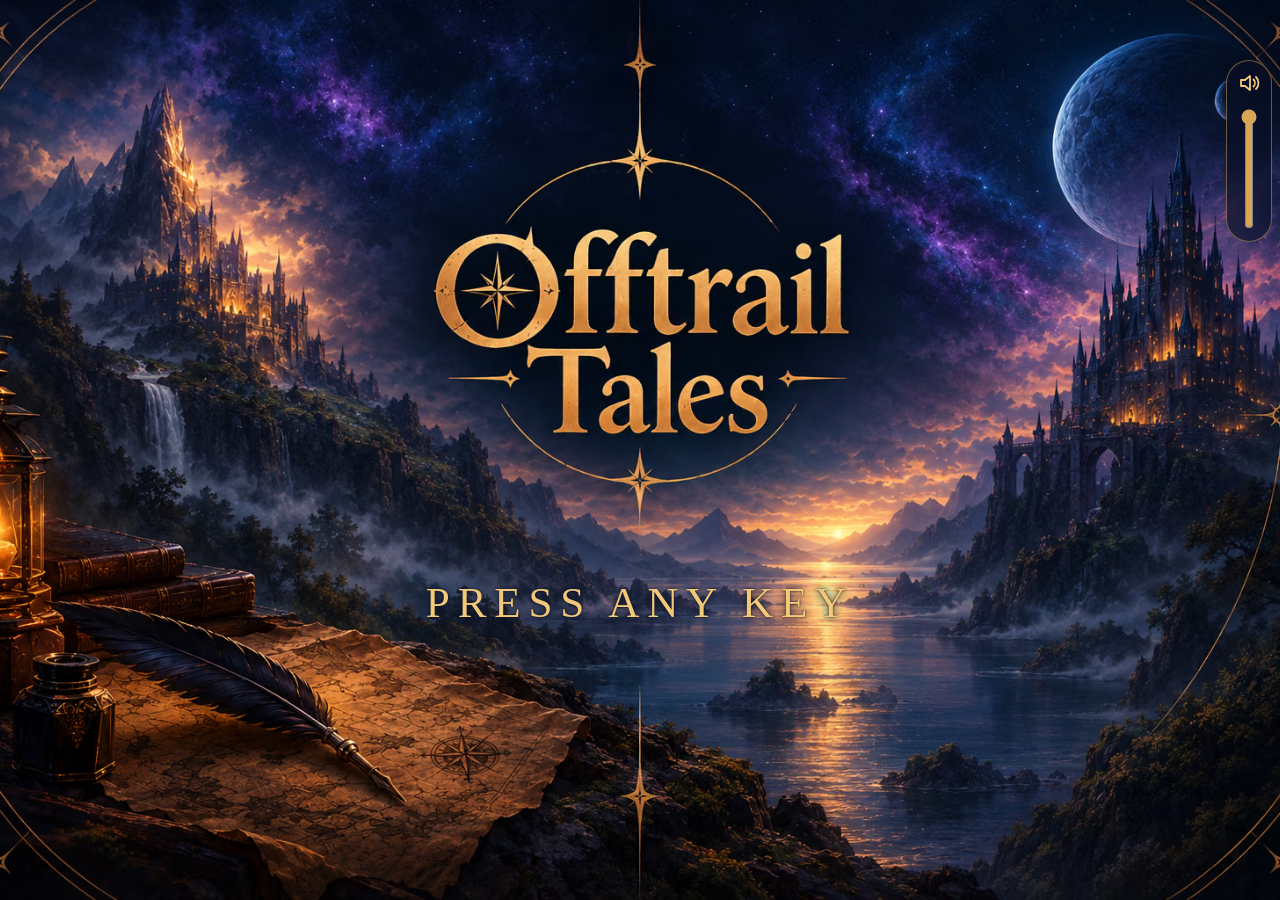
<file: site/index.html>
<!doctype html>
<html lang="en">
  <head>
    <meta http-equiv="Content-Security-Policy" content="default-src &#39;self&#39;; script-src &#39;self&#39;; style-src &#39;self&#39; &#39;unsafe-inline&#39;; img-src &#39;self&#39; blob: data:; media-src &#39;self&#39; blob: data:; connect-src &#39;self&#39; blob: data:; font-src &#39;self&#39;; object-src &#39;none&#39;; base-uri &#39;self&#39;; form-action &#39;none&#39;">

    <meta charset="UTF-8" />
    <meta
      name="viewport"
      content="width=device-width, initial-scale=1, viewport-fit=cover"
    />
    <meta name="theme-color" content="#0b1026" />
    <!-- No app icon yet; this stops browsers from requesting /favicon.ico. -->
    <link rel="icon" href="data:," />
    <title>Offtrail Tales</title>
    <script type="module" crossorigin src="./assets/main-qnjGVHB7.js"></script>
    <link rel="stylesheet" crossorigin href="./assets/main-B_IHiEv4.css">
  </head>
  <body>
    <div id="app"></div>
  </body>
</html>
</file>
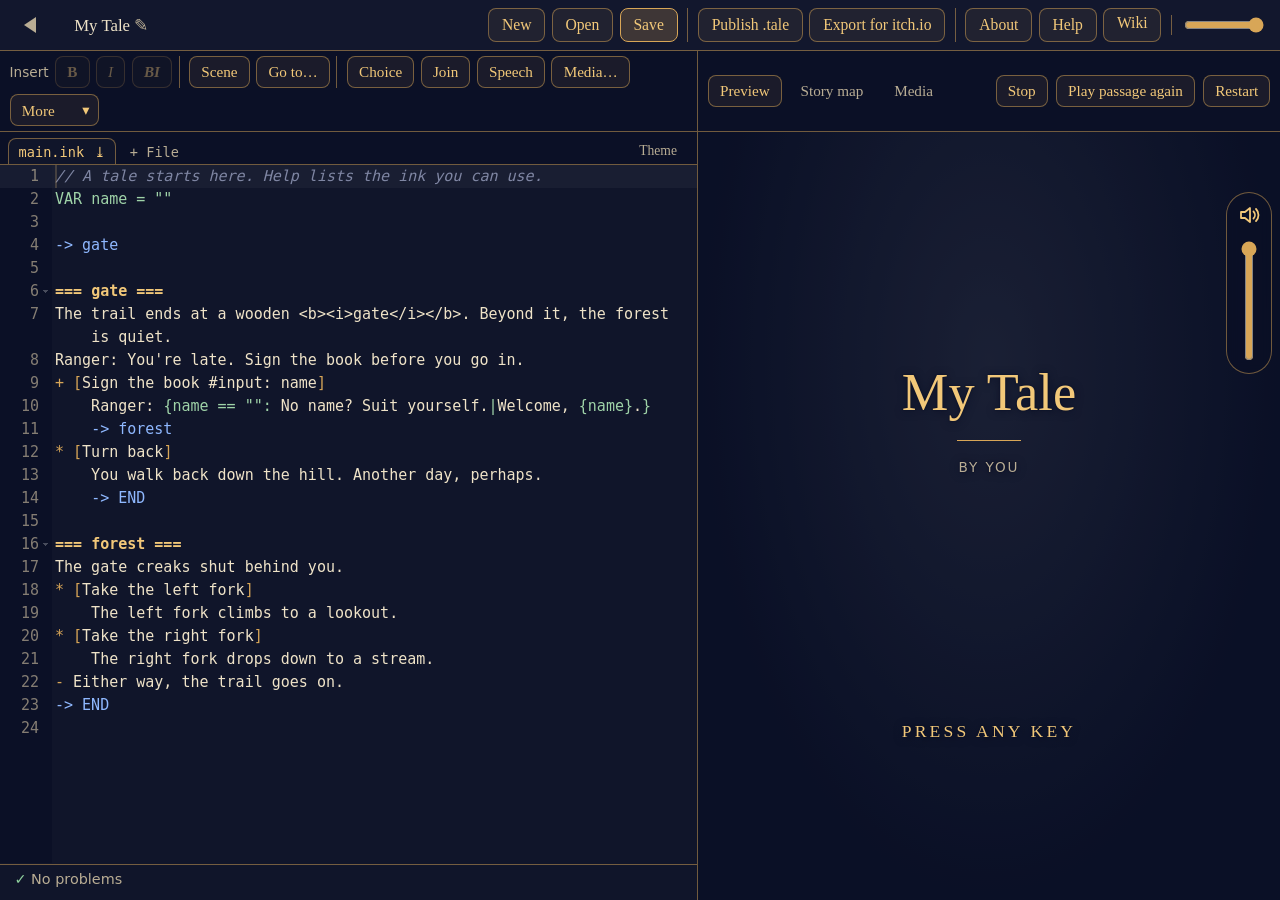
<file: site/editor/index.html>
<!doctype html>
<html lang="en">
  <head>
    <meta http-equiv="Content-Security-Policy" content="default-src &#39;self&#39;; script-src &#39;self&#39; &#39;wasm-unsafe-eval&#39;; style-src &#39;self&#39; &#39;unsafe-inline&#39;; img-src &#39;self&#39; blob: data:; media-src &#39;self&#39; blob: data:; connect-src &#39;self&#39; blob: data:; font-src &#39;self&#39;; object-src &#39;none&#39;; base-uri &#39;self&#39;; form-action &#39;none&#39;; worker-src &#39;self&#39; blob:">

    <meta charset="UTF-8" />
    <meta name="viewport" content="width=device-width, initial-scale=1" />
    <meta name="theme-color" content="#0b1026" />
    <!-- No icon yet; this stops browsers from requesting /favicon.ico. -->
    <link rel="icon" href="data:," />
    <title>Offtrail Tales Editor</title>
    <script type="module" crossorigin src="../assets/editor-CNWlusnJ.js"></script>
    <link rel="modulepreload" crossorigin href="../assets/rolldown-runtime-XKyaHtl9.js">
    <link rel="modulepreload" crossorigin href="../assets/tale-theme-By7Uq3wO.js">
    <link rel="modulepreload" crossorigin href="../assets/ace-D7EMVBao.js">
    <link rel="stylesheet" crossorigin href="../assets/tale-theme-B_IHiEv4.css">
    <link rel="stylesheet" crossorigin href="../assets/editor-Br__cyWB.css">
  </head>
  <body>
    <div id="editor"></div>
  </body>
</html>
</file>
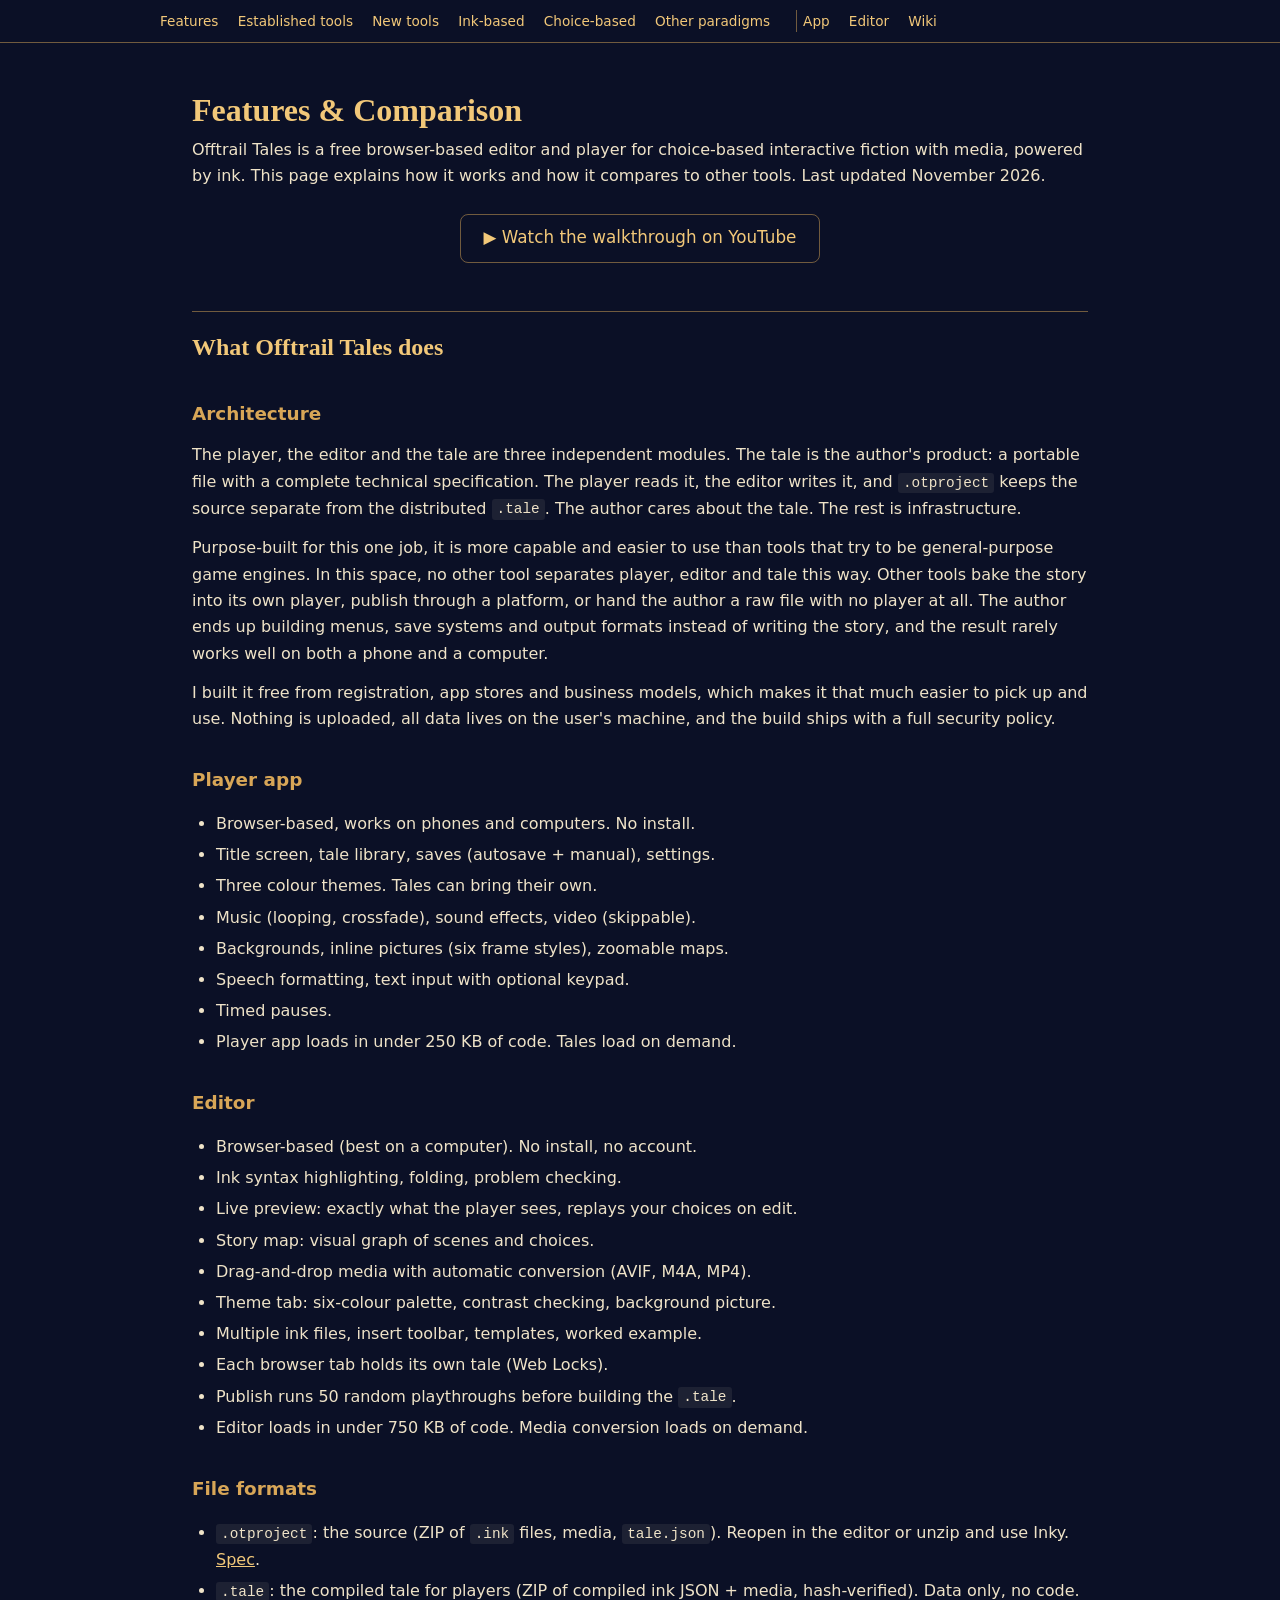
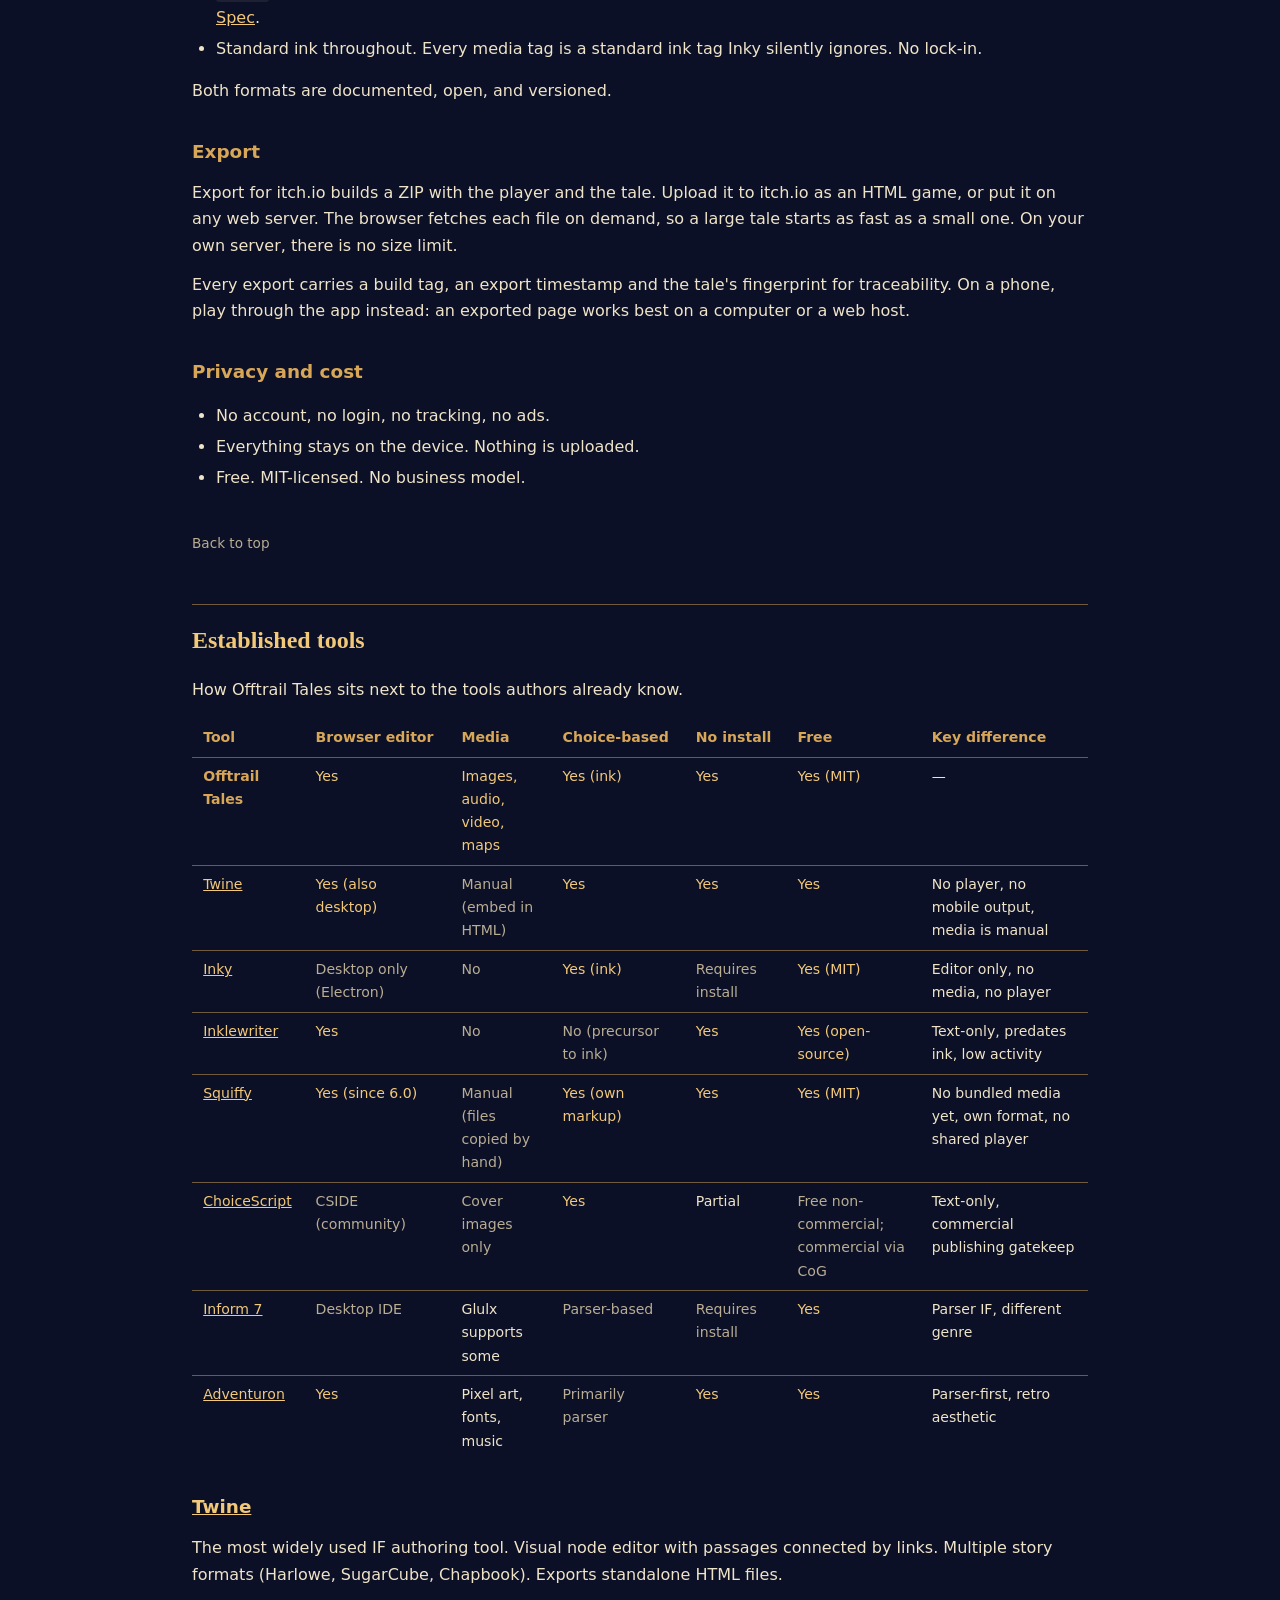
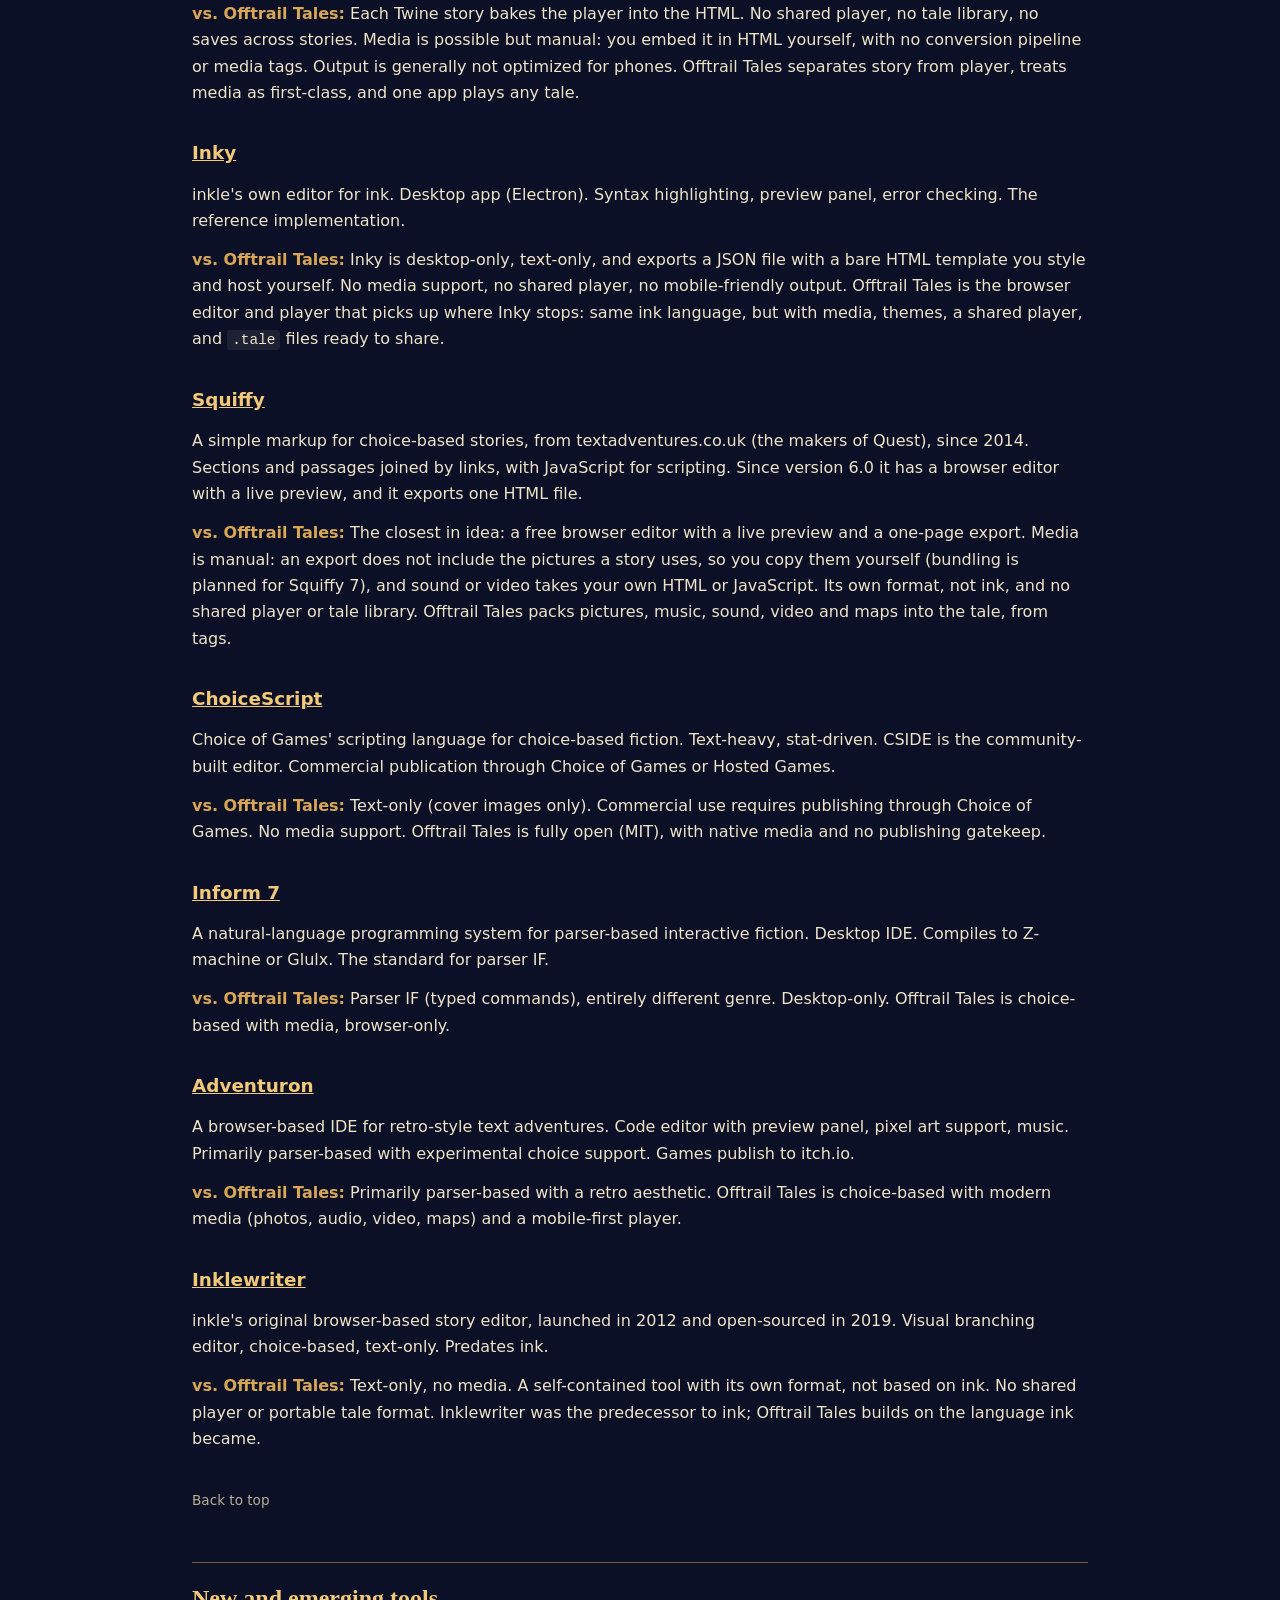
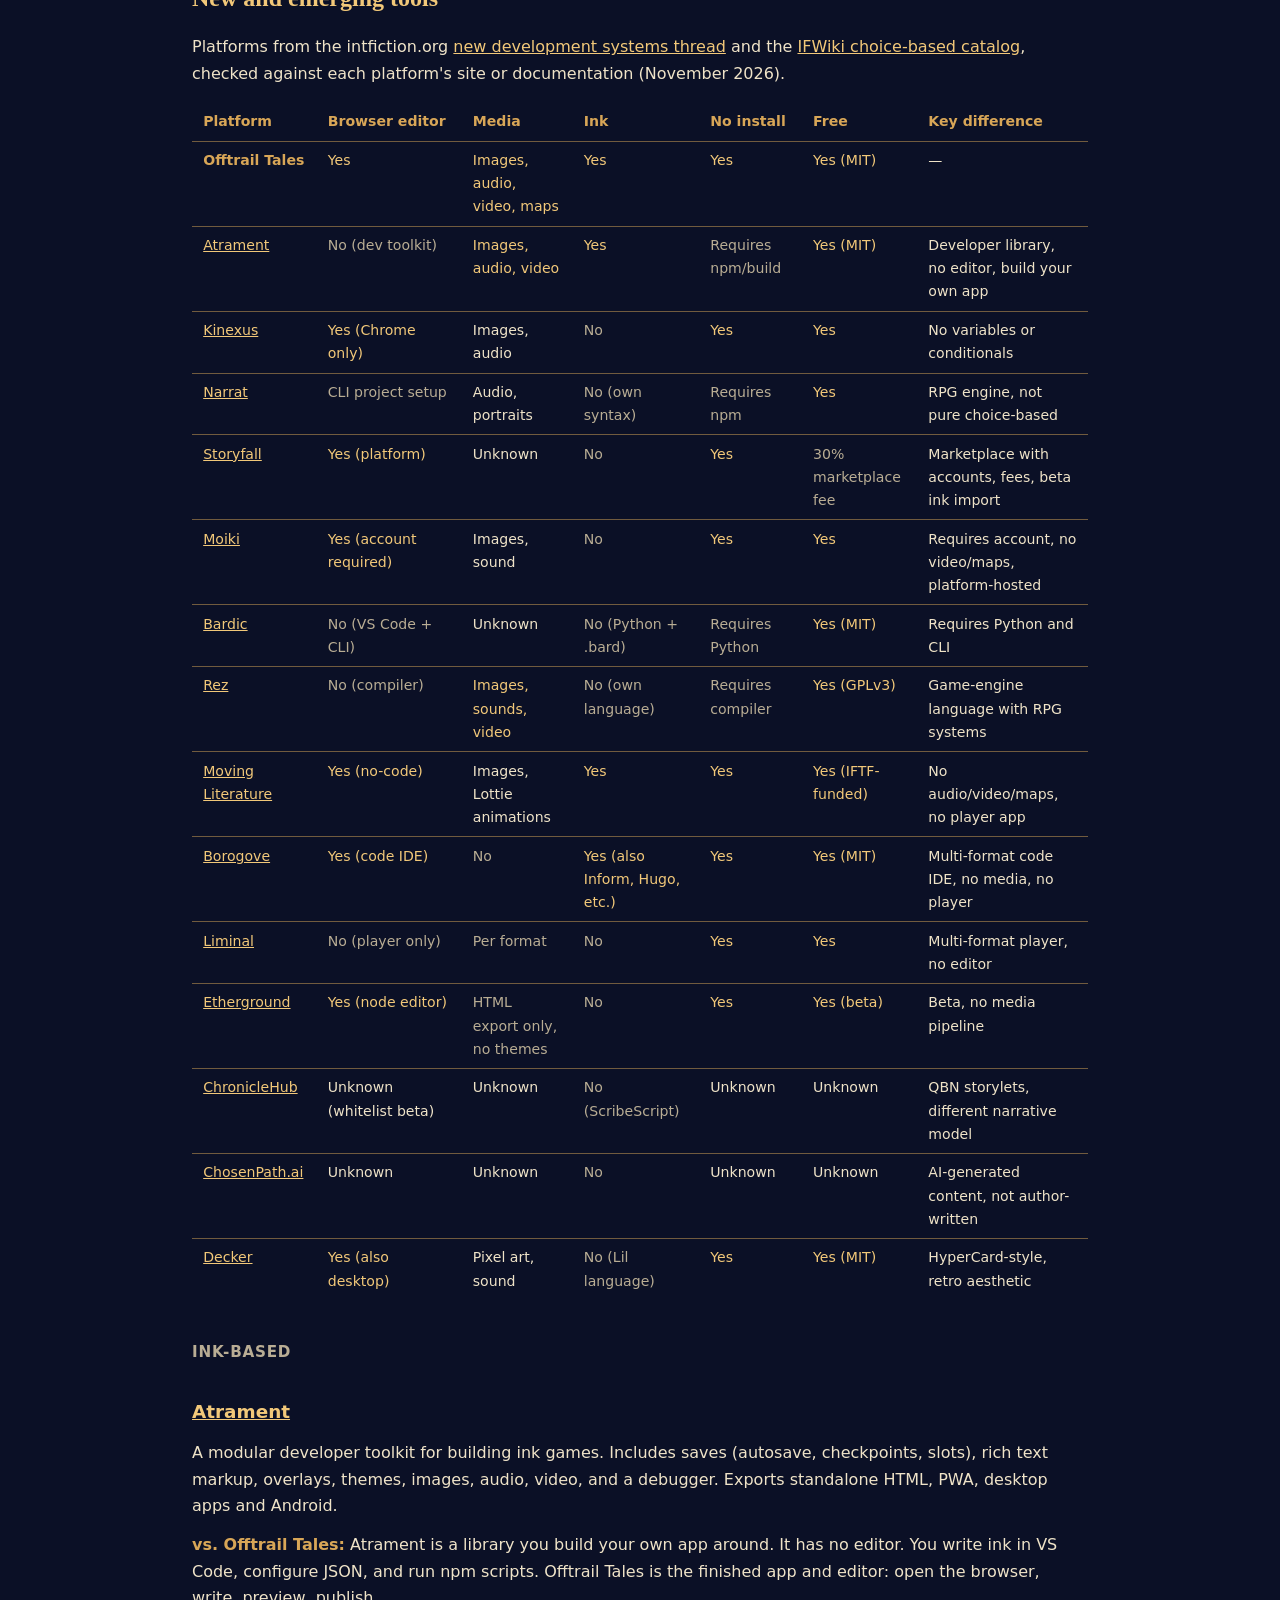
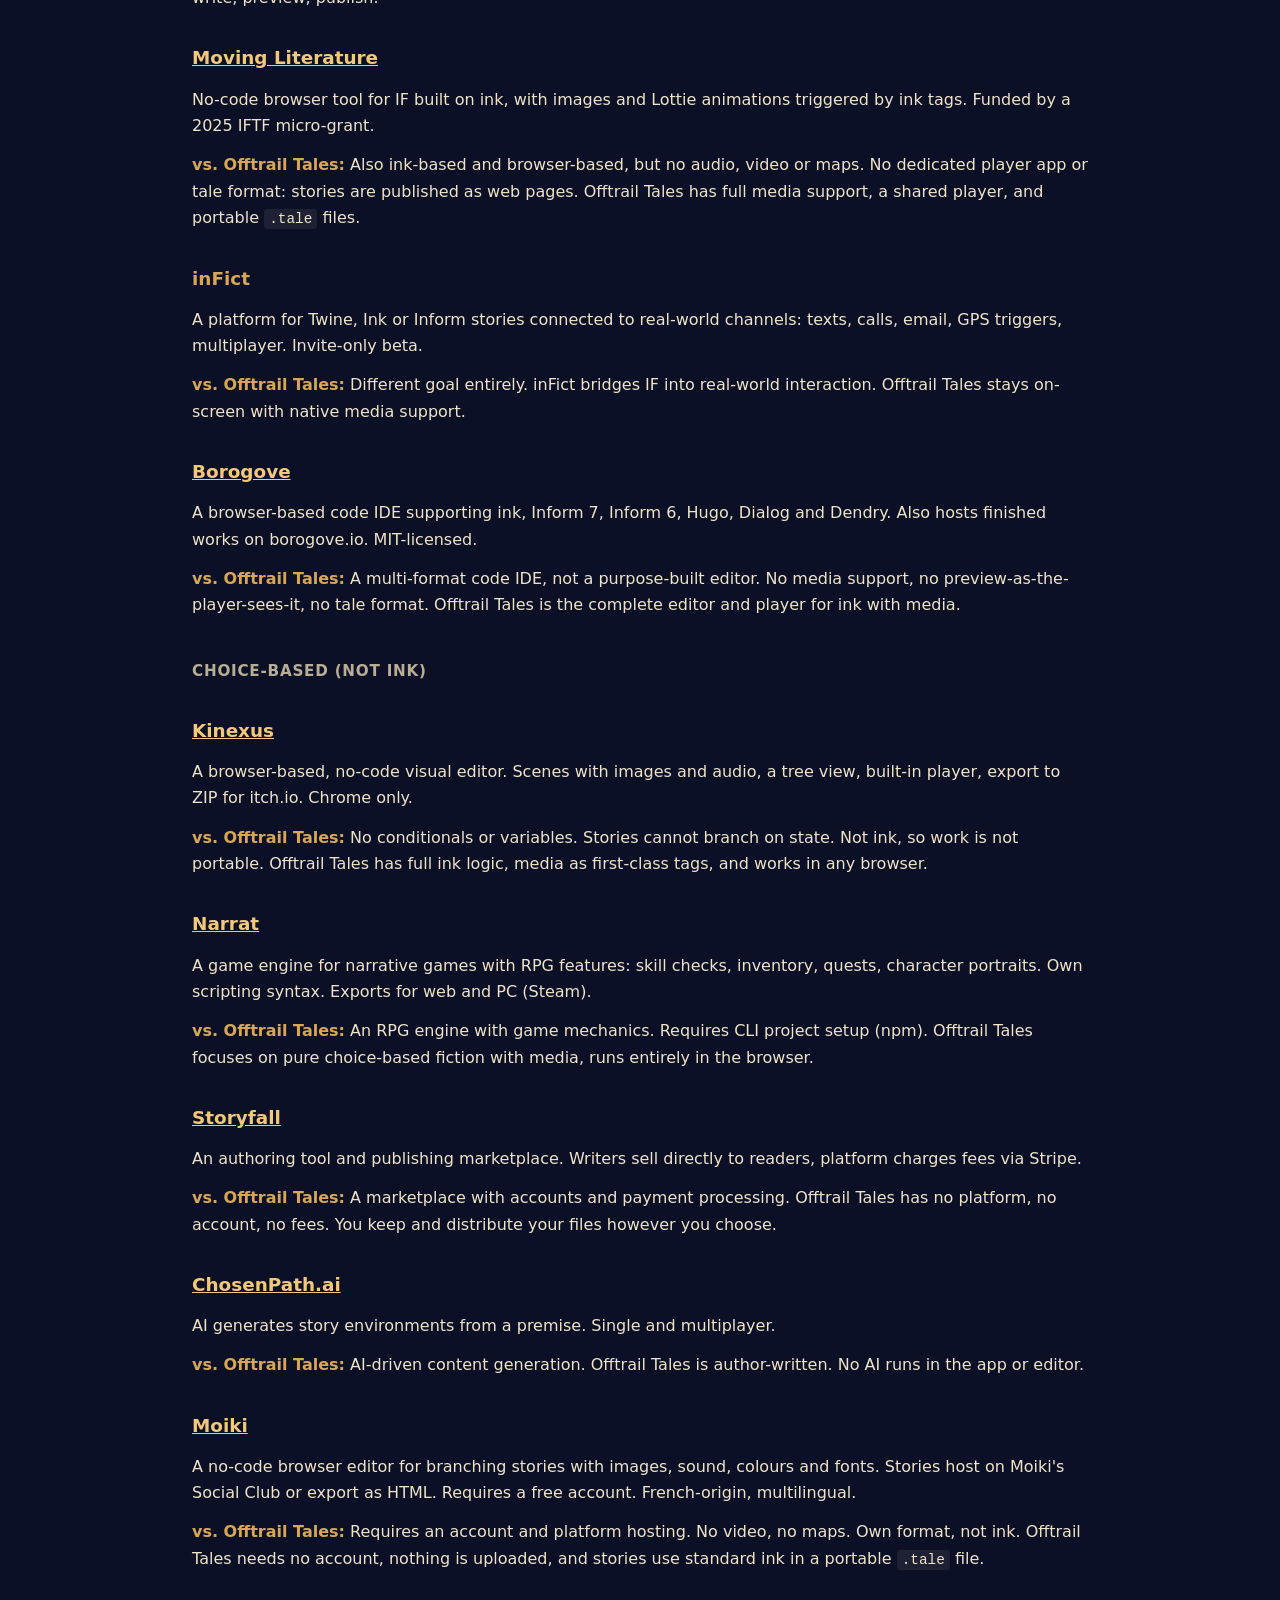
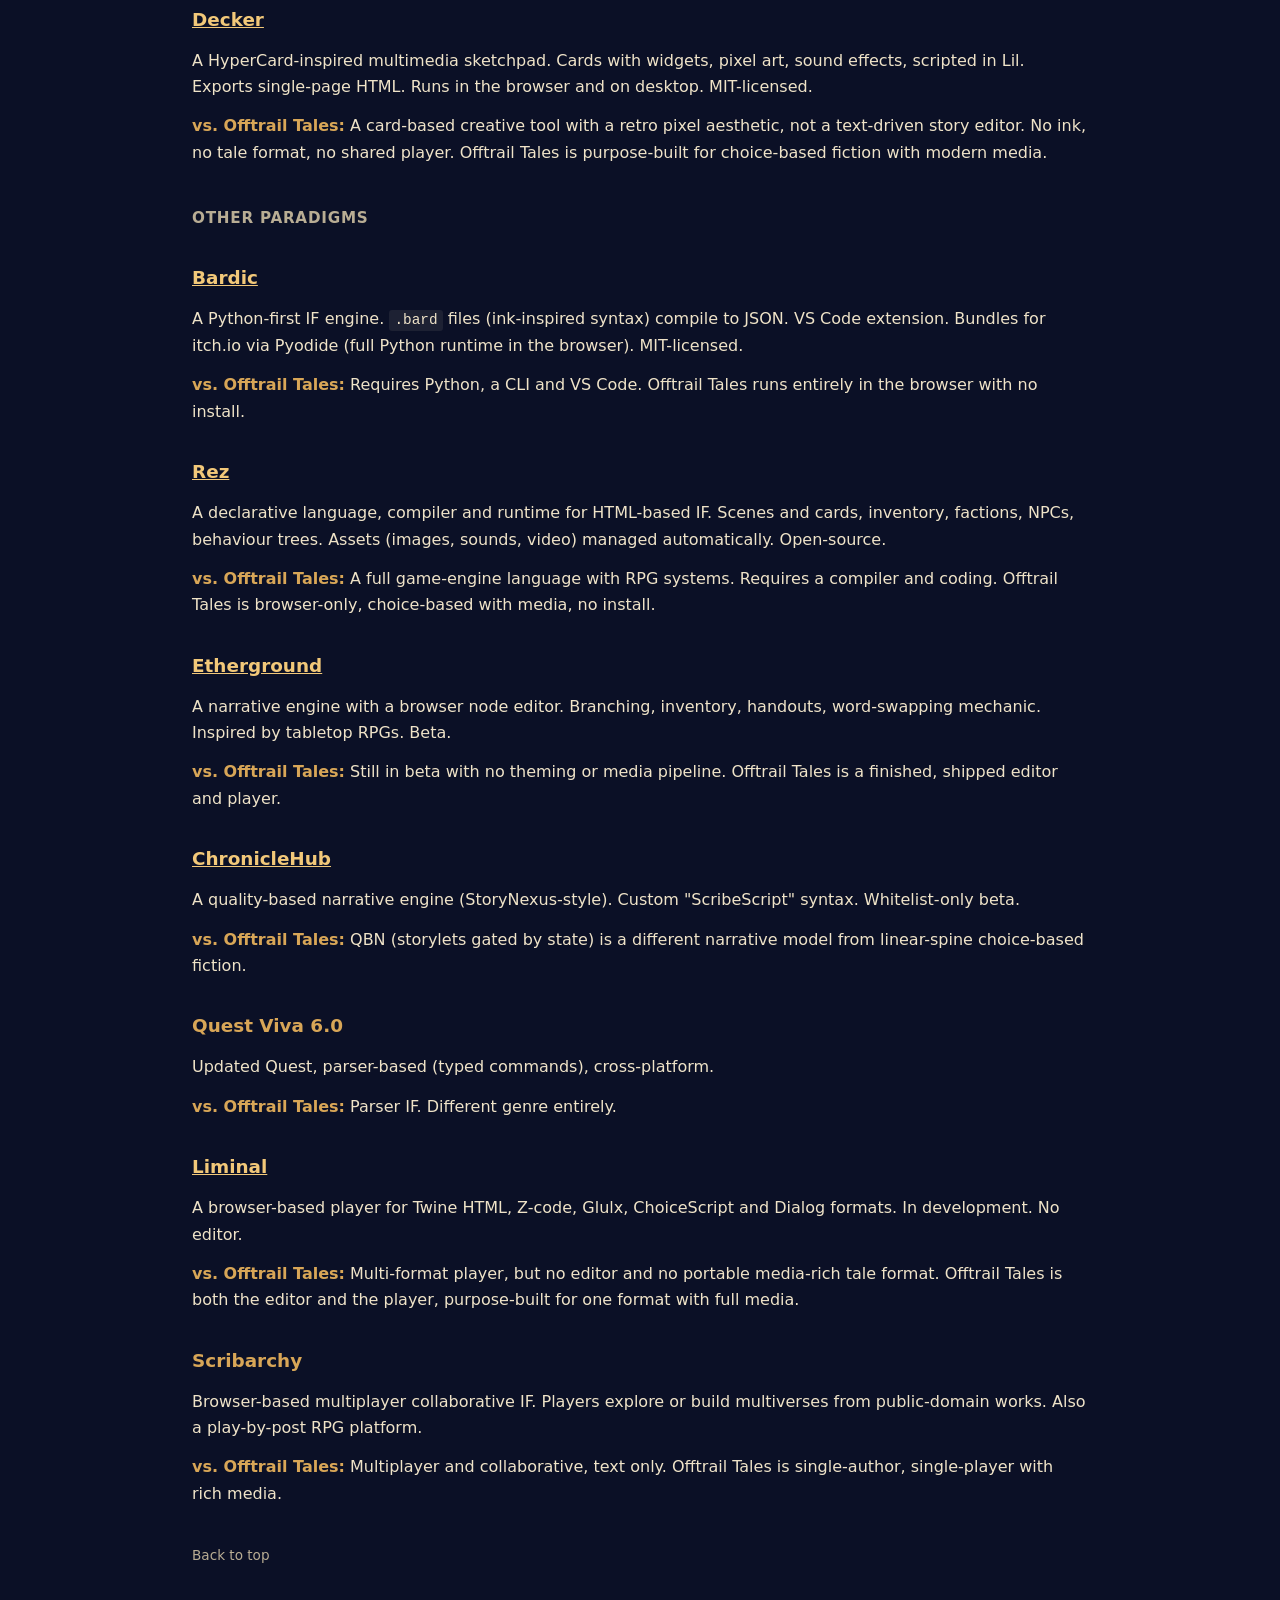
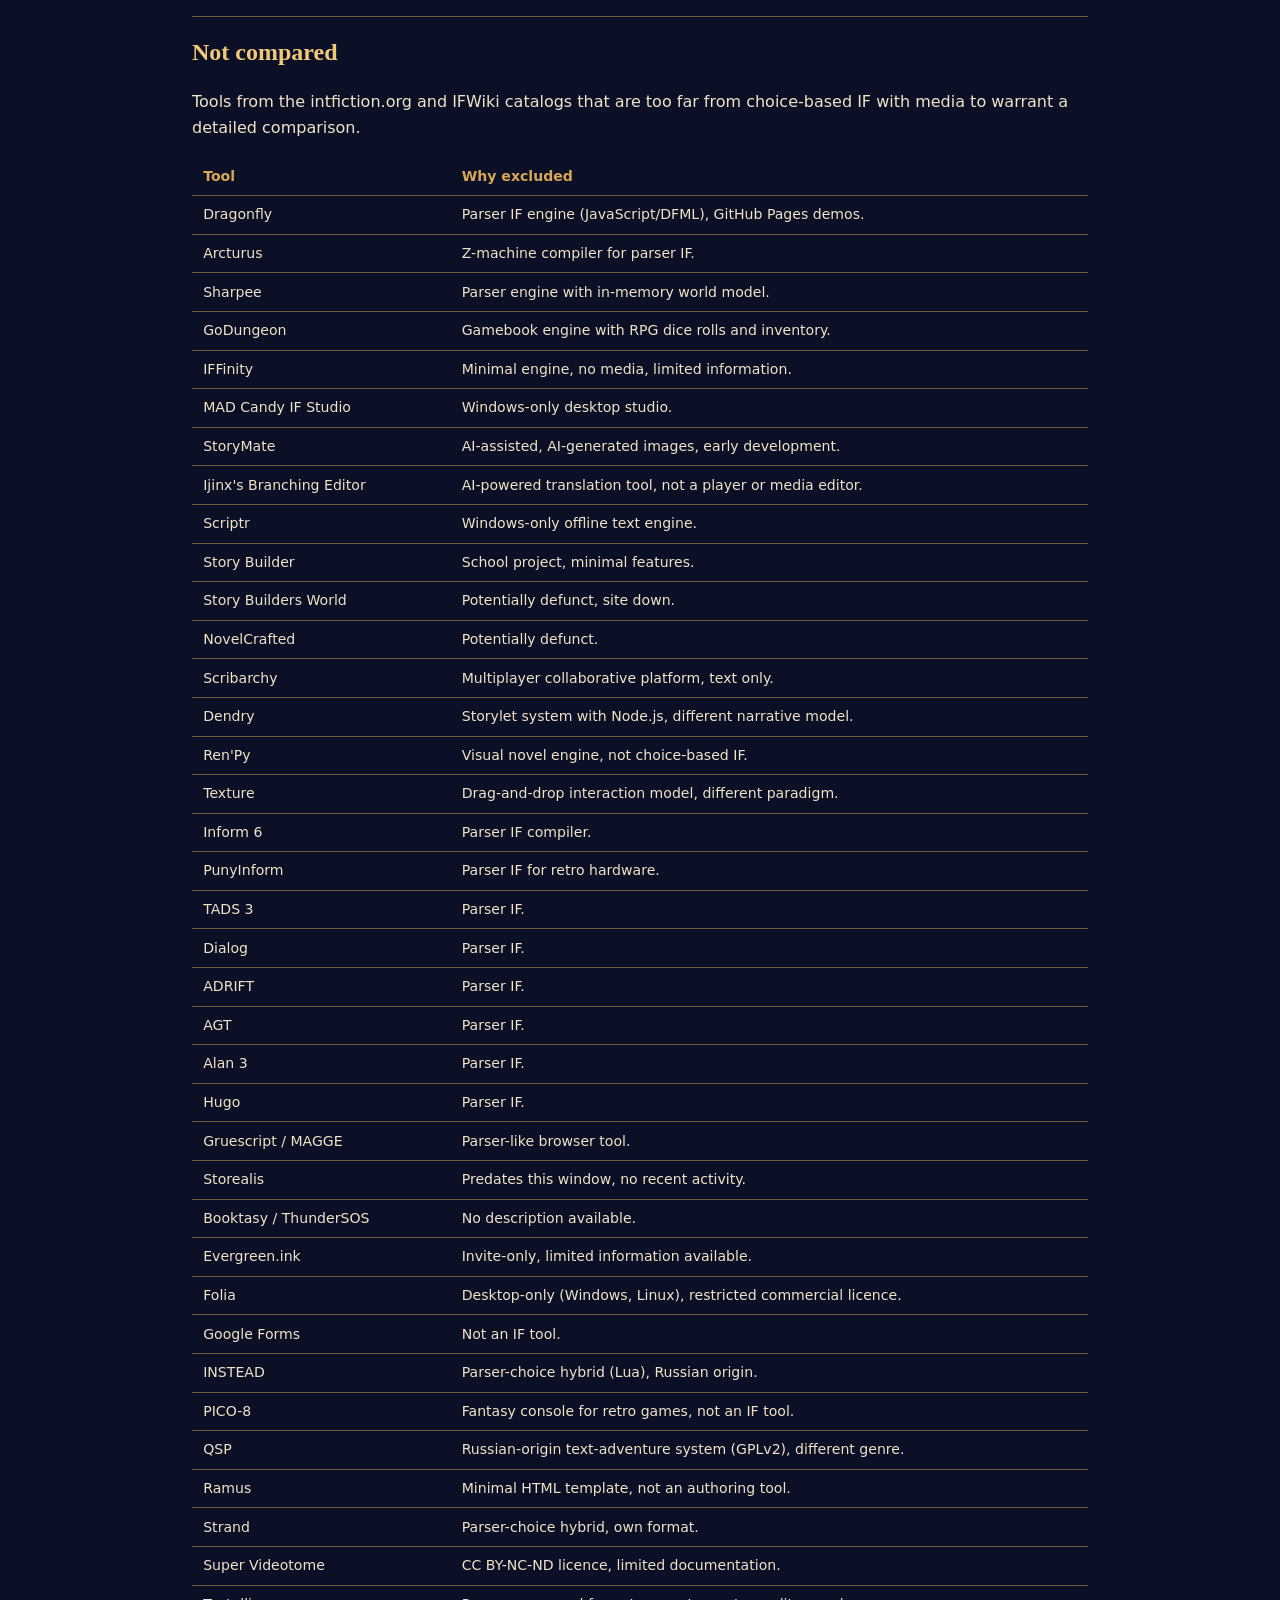
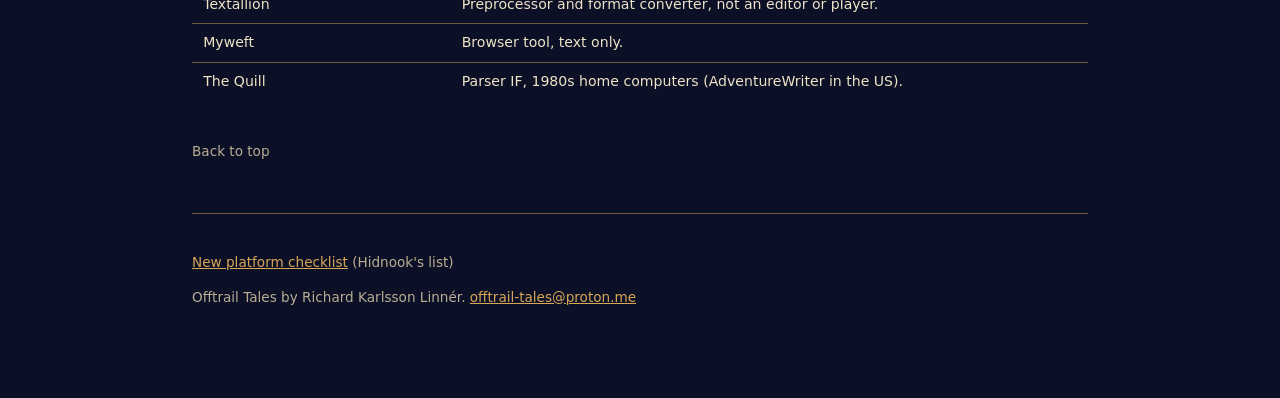
<file: site/features/index.html>
<!doctype html>
<html lang="en">
  <head>
    <meta http-equiv="Content-Security-Policy" content="default-src &#39;self&#39;; script-src &#39;self&#39;; style-src &#39;self&#39; &#39;unsafe-inline&#39;; img-src &#39;self&#39; blob: data:; media-src &#39;self&#39; blob: data:; connect-src &#39;self&#39; blob: data:; font-src &#39;self&#39;; object-src &#39;none&#39;; base-uri &#39;self&#39;; form-action &#39;none&#39;">

    <meta charset="UTF-8" />
    <meta name="viewport" content="width=device-width, initial-scale=1" />
    <meta name="theme-color" content="#0b1026" />
    <link rel="icon" href="data:," />
    <title>Offtrail Tales — Features &amp; Comparison</title>
    <style>:root{--night:#0b1026;--panel:color-mix(in srgb, var(--night) 72%, transparent);--parchment:#efe3c8;--parchment-dim:#b9ad94;--accent:#d8a657;--accent-bright:#f2c879;--accent-line:color-mix(in srgb, var(--accent) 50%, transparent);--separator:var(--accent);--serif:"Iowan Old Style", "Palatino Linotype", Palatino, "Book Antiqua", Georgia, serif;--sans:system-ui, -apple-system, "Segoe UI", Roboto, sans-serif;--mono:ui-monospace, "SF Mono", "Cascadia Code", "Consolas", monospace;--lightningcss-light: ;--lightningcss-dark:initial;color-scheme:dark}*,:before,:after{box-sizing:border-box}html{scroll-behavior:smooth}body{background:var(--night);color:var(--parchment);font-family:var(--sans);-webkit-text-size-adjust:100%;margin:0;padding:0;font-size:1rem;line-height:1.65}.page{max-width:60rem;margin:0 auto;padding:2rem 1rem 4rem}@media (width>=600px){.page{padding:3rem 2rem 5rem}}nav{z-index:10;background:var(--night);border-bottom:1px solid var(--accent-line);padding:.6rem 1rem;font-size:.85rem;position:sticky;top:0}nav a{color:var(--accent-bright);white-space:nowrap;margin-right:1.2rem;text-decoration:none}nav a:hover{text-decoration:underline}.nav-inner{flex-wrap:wrap;gap:.3rem 0;max-width:60rem;margin:0 auto;display:flex}.nav-sep{border-left:1px solid var(--accent-line);margin:0 .4rem}h1{font-family:var(--serif);color:var(--accent-bright);margin:0 0 .5rem;font-size:2rem;line-height:1.2}h1+p{margin-top:0}h2{font-family:var(--serif);color:var(--accent-bright);border-top:1px solid var(--accent-line);margin:3rem 0 1rem;padding-top:1rem;font-size:1.5rem}h3{color:var(--accent);margin:2rem 0 .5rem;font-size:1.15rem}p{margin:.8rem 0}a{color:var(--accent-bright)}strong{color:var(--accent)}code{font-family:var(--mono);background:color-mix(in srgb, var(--parchment) 8%, transparent);border-radius:3px;padding:.15em .35em;font-size:.9em}ul,ol{padding-left:1.5rem}li{margin:.3rem 0}table{border-collapse:collapse;width:100%;margin:1rem 0;font-size:.88rem}th,td{text-align:left;border-bottom:1px solid var(--accent-line);vertical-align:top;padding:.45rem .7rem}th{color:var(--accent);white-space:nowrap;font-weight:600}tr:last-child td{border-bottom:none}@media (width<=599px){table{font-size:.78rem}th,td{padding:.35rem .4rem}}.check{color:var(--accent-bright)}.no{color:var(--parchment-dim)}.top-link{color:var(--parchment-dim);margin-top:1.5rem;font-size:.85rem;text-decoration:none;display:inline-block}.top-link:hover{color:var(--accent-bright)}footer{border-top:1px solid var(--accent-line);color:var(--parchment-dim);margin-top:3rem;padding-top:1.5rem;font-size:.85rem}footer a{color:var(--accent)}</style>
  </head>
  <body>
    <nav>
      <div class="nav-inner">
        <a href="#features">Features</a>
        <a href="#established">Established tools</a>
        <a href="#comparison">New tools</a>
        <a href="#ink-based">Ink-based</a>
        <a href="#choice-based">Choice-based</a>
        <a href="#other">Other paradigms</a>
        <span class="nav-sep"></span>
        <a href="../">App</a>
        <a href="../editor/">Editor</a>
        <a href="../wiki/">Wiki</a>
      </div>
    </nav>

    <div class="page" id="top">
      <h1>Features &amp; Comparison</h1>
      <p>
        Offtrail Tales is a free browser-based editor and player for
        choice-based interactive fiction with media, powered by ink.
        This page explains how it works and how it compares to other
        tools. Last updated November 2026.
      </p>

      <!-- ───────────────────── FEATURES ───────────────────── -->

      <p style="text-align:center;margin:1.5rem 0 2rem;">
        <a href="https://www.youtube.com/watch?v=zCyA-NrY04E"
           style="display:inline-block;padding:0.6rem 1.4rem;border:1px solid var(--accent-line);border-radius:8px;color:var(--accent-bright);text-decoration:none;font-size:1.05rem;">
          ▶ Watch the walkthrough on YouTube
        </a>
      </p>

      <h2 id="features">What Offtrail Tales does</h2>

      <h3>Architecture</h3>
      <p>
        The player, the editor and the tale are three independent modules.
        The tale is the author's product: a portable file with a complete
        technical specification. The player reads it, the editor writes it,
        and <code>.otproject</code> keeps the source separate from the
        distributed <code>.tale</code>. The author cares about the tale.
        The rest is infrastructure.
      </p>
      <p>
        Purpose-built for this one job, it is more capable and easier to
        use than tools that try to be general-purpose game engines. In
        this space, no other tool separates player, editor and tale this
        way. Other tools bake the story into its own player, publish
        through a platform, or hand the author a raw file with no player
        at all. The author ends up building menus, save systems and output
        formats instead of writing the story, and the result rarely works
        well on both a phone and a computer.
      </p>
      <p>
        I built it free from registration, app stores and business models,
        which makes it that much easier to pick up and use. Nothing is
        uploaded, all data lives on the user's machine, and the build
        ships with a full security policy.
      </p>

      <h3>Player app</h3>
      <ul>
        <li>Browser-based, works on phones and computers. No install.</li>
        <li>Title screen, tale library, saves (autosave + manual), settings.</li>
        <li>Three colour themes. Tales can bring their own.</li>
        <li>Music (looping, crossfade), sound effects, video (skippable).</li>
        <li>Backgrounds, inline pictures (six frame styles), zoomable maps.</li>
        <li>Speech formatting, text input with optional keypad.</li>
        <li>Timed pauses.</li>
        <li>Player app loads in under 250 KB of code. Tales load on demand.</li>
      </ul>

      <h3>Editor</h3>
      <ul>
        <li>Browser-based (best on a computer). No install, no account.</li>
        <li>Ink syntax highlighting, folding, problem checking.</li>
        <li>Live preview: exactly what the player sees, replays your choices on edit.</li>
        <li>Story map: visual graph of scenes and choices.</li>
        <li>Drag-and-drop media with automatic conversion (AVIF, M4A, MP4).</li>
        <li>Theme tab: six-colour palette, contrast checking, background picture.</li>
        <li>Multiple ink files, insert toolbar, templates, worked example.</li>
        <li>Each browser tab holds its own tale (Web Locks).</li>
        <li>Publish runs 50 random playthroughs before building the <code>.tale</code>.</li>
        <li>Editor loads in under 750 KB of code. Media conversion loads on demand.</li>
      </ul>

      <h3>File formats</h3>
      <ul>
        <li><code>.otproject</code>: the source (ZIP of <code>.ink</code> files, media, <code>tale.json</code>). Reopen in the editor or unzip and use Inky. <a href="../wiki/otproject-spec.md">Spec</a>.</li>
        <li><code>.tale</code>: the compiled tale for players (ZIP of compiled ink JSON + media, hash-verified). Data only, no code. <a href="../wiki/story-package-spec.md">Spec</a>.</li>
        <li>Standard ink throughout. Every media tag is a standard ink tag Inky silently ignores. No lock-in.</li>
      </ul>
      <p>Both formats are documented, open, and versioned.</p>

      <h3>Export</h3>
      <p>
        Export for itch.io builds a ZIP with the player and the tale.
        Upload it to itch.io as an HTML game, or put it on any web
        server. The browser fetches each file on demand, so a large
        tale starts as fast as a small one. On your own server, there
        is no size limit.
      </p>
      <p>
        Every export carries a build tag, an export timestamp and the
        tale's fingerprint for traceability. On a phone, play through the
        app instead: an exported page works best on a computer or a web
        host.
      </p>

      <h3>Privacy and cost</h3>
      <ul>
        <li>No account, no login, no tracking, no ads.</li>
        <li>Everything stays on the device. Nothing is uploaded.</li>
        <li>Free. MIT-licensed. No business model.</li>
      </ul>

      <a class="top-link" href="#top">Back to top</a>

      <!-- ───────────────────── ESTABLISHED ───────────────────── -->

      <h2 id="established">Established tools</h2>
      <p>
        How Offtrail Tales sits next to the tools authors already know.
      </p>

      <table>
        <thead>
          <tr>
            <th>Tool</th>
            <th>Browser editor</th>
            <th>Media</th>
            <th>Choice-based</th>
            <th>No install</th>
            <th>Free</th>
            <th>Key difference</th>
          </tr>
        </thead>
        <tbody>
          <tr>
            <td><strong>Offtrail Tales</strong></td>
            <td class="check">Yes</td>
            <td class="check">Images, audio, video, maps</td>
            <td class="check">Yes (ink)</td>
            <td class="check">Yes</td>
            <td class="check">Yes (MIT)</td>
            <td>—</td>
          </tr>
          <tr>
            <td id="row-twine"><a href="#detail-twine">Twine</a></td>
            <td class="check">Yes (also desktop)</td>
            <td class="no">Manual (embed in HTML)</td>
            <td class="check">Yes</td>
            <td class="check">Yes</td>
            <td class="check">Yes</td>
            <td>No player, no mobile output, media is manual</td>
          </tr>
          <tr>
            <td id="row-inky"><a href="#detail-inky">Inky</a></td>
            <td class="no">Desktop only (Electron)</td>
            <td class="no">No</td>
            <td class="check">Yes (ink)</td>
            <td class="no">Requires install</td>
            <td class="check">Yes (MIT)</td>
            <td>Editor only, no media, no player</td>
          </tr>
          <tr>
            <td id="row-inklewriter"><a href="#detail-inklewriter">Inklewriter</a></td>
            <td class="check">Yes</td>
            <td class="no">No</td>
            <td class="no">No (precursor to ink)</td>
            <td class="check">Yes</td>
            <td class="check">Yes (open-source)</td>
            <td>Text-only, predates ink, low activity</td>
          </tr>
          <tr>
            <td id="row-squiffy"><a href="#detail-squiffy">Squiffy</a></td>
            <td class="check">Yes (since 6.0)</td>
            <td class="no">Manual (files copied by hand)</td>
            <td class="check">Yes (own markup)</td>
            <td class="check">Yes</td>
            <td class="check">Yes (MIT)</td>
            <td>No bundled media yet, own format, no shared player</td>
          </tr>
          <tr>
            <td id="row-choicescript"><a href="#detail-choicescript">ChoiceScript</a></td>
            <td class="no">CSIDE (community)</td>
            <td class="no">Cover images only</td>
            <td class="check">Yes</td>
            <td>Partial</td>
            <td class="no">Free non-commercial; commercial via CoG</td>
            <td>Text-only, commercial publishing gatekeep</td>
          </tr>
          <tr>
            <td id="row-inform7"><a href="#detail-inform7">Inform 7</a></td>
            <td class="no">Desktop IDE</td>
            <td>Glulx supports some</td>
            <td class="no">Parser-based</td>
            <td class="no">Requires install</td>
            <td class="check">Yes</td>
            <td>Parser IF, different genre</td>
          </tr>
          <tr>
            <td id="row-adventuron"><a href="#detail-adventuron">Adventuron</a></td>
            <td class="check">Yes</td>
            <td>Pixel art, fonts, music</td>
            <td class="no">Primarily parser</td>
            <td class="check">Yes</td>
            <td class="check">Yes</td>
            <td>Parser-first, retro aesthetic</td>
          </tr>
        </tbody>
      </table>

      <h3 id="detail-twine"><a href="#established">Twine</a></h3>
      <p>
        The most widely used IF authoring tool. Visual node editor with
        passages connected by links. Multiple story formats (Harlowe,
        SugarCube, Chapbook). Exports standalone HTML files.
      </p>
      <p>
        <strong>vs. Offtrail Tales:</strong> Each Twine story bakes the
        player into the HTML. No shared player, no tale library, no saves
        across stories. Media is possible but manual: you embed it in HTML
        yourself, with no conversion pipeline or media tags. Output is
        generally not optimized for phones. Offtrail Tales separates story
        from player, treats media as first-class, and one app plays any tale.
      </p>

      <h3 id="detail-inky"><a href="#established">Inky</a></h3>
      <p>
        inkle's own editor for ink. Desktop app (Electron). Syntax
        highlighting, preview panel, error checking. The reference
        implementation.
      </p>
      <p>
        <strong>vs. Offtrail Tales:</strong> Inky is desktop-only, text-only,
        and exports a JSON file with a bare HTML template you style and host
        yourself. No media support, no shared player, no mobile-friendly
        output. Offtrail Tales is the browser editor and player that picks up
        where Inky stops: same ink language, but with media, themes, a shared
        player, and <code>.tale</code> files ready to share.
      </p>

      <h3 id="detail-squiffy"><a href="#established">Squiffy</a></h3>
      <p>
        A simple markup for choice-based stories, from textadventures.co.uk
        (the makers of Quest), since 2014. Sections and passages joined by
        links, with JavaScript for scripting. Since version 6.0 it has a
        browser editor with a live preview, and it exports one HTML file.
      </p>
      <p>
        <strong>vs. Offtrail Tales:</strong> The closest in idea: a free
        browser editor with a live preview and a one-page export. Media is
        manual: an export does not include the pictures a story uses, so
        you copy them yourself (bundling is planned for Squiffy 7), and
        sound or video takes your own HTML or JavaScript. Its own format,
        not ink, and no shared player or tale library. Offtrail Tales packs
        pictures, music, sound, video and maps into the tale, from tags.
      </p>

      <h3 id="detail-choicescript"><a href="#established">ChoiceScript</a></h3>
      <p>
        Choice of Games' scripting language for choice-based fiction.
        Text-heavy, stat-driven. CSIDE is the community-built editor.
        Commercial publication through Choice of Games or Hosted Games.
      </p>
      <p>
        <strong>vs. Offtrail Tales:</strong> Text-only (cover images only).
        Commercial use requires publishing through Choice of Games. No media
        support. Offtrail Tales is fully open (MIT), with native media and
        no publishing gatekeep.
      </p>

      <h3 id="detail-inform7"><a href="#established">Inform 7</a></h3>
      <p>
        A natural-language programming system for parser-based interactive
        fiction. Desktop IDE. Compiles to Z-machine or Glulx. The standard
        for parser IF.
      </p>
      <p>
        <strong>vs. Offtrail Tales:</strong> Parser IF (typed commands),
        entirely different genre. Desktop-only. Offtrail Tales is
        choice-based with media, browser-only.
      </p>

      <h3 id="detail-adventuron"><a href="#established">Adventuron</a></h3>
      <p>
        A browser-based IDE for retro-style text adventures. Code editor with
        preview panel, pixel art support, music. Primarily parser-based with
        experimental choice support. Games publish to itch.io.
      </p>
      <p>
        <strong>vs. Offtrail Tales:</strong> Primarily parser-based with a
        retro aesthetic. Offtrail Tales is choice-based with modern media
        (photos, audio, video, maps) and a mobile-first player.
      </p>

      <h3 id="detail-inklewriter"><a href="#established">Inklewriter</a></h3>
      <p>
        inkle's original browser-based story editor, launched in 2012 and
        open-sourced in 2019. Visual branching editor, choice-based, text-only.
        Predates ink.
      </p>
      <p>
        <strong>vs. Offtrail Tales:</strong> Text-only, no media. A
        self-contained tool with its own format, not based on ink. No shared
        player or portable tale format. Inklewriter was the predecessor to
        ink; Offtrail Tales builds on the language ink became.
      </p>

      <a class="top-link" href="#top">Back to top</a>

      <!-- ───────────────────── COMPARISON ───────────────────── -->

      <h2 id="comparison">New and emerging tools</h2>
      <p>
        Platforms from the intfiction.org
        <a href="https://intfiction.org/t/list-new-development-systems-here/78068">new development systems thread</a>
        and the <a href="https://www.ifwiki.org/Authoring_systems_for_choice-based_IF">IFWiki choice-based catalog</a>,
        checked against each platform's site or documentation (November 2026).
      </p>

      <table>
        <thead>
          <tr>
            <th>Platform</th>
            <th>Browser editor</th>
            <th>Media</th>
            <th>Ink</th>
            <th>No install</th>
            <th>Free</th>
            <th>Key difference</th>
          </tr>
        </thead>
        <tbody>
          <tr>
            <td><strong>Offtrail Tales</strong></td>
            <td class="check">Yes</td>
            <td class="check">Images, audio, video, maps</td>
            <td class="check">Yes</td>
            <td class="check">Yes</td>
            <td class="check">Yes (MIT)</td>
            <td>—</td>
          </tr>
          <tr>
            <td id="row-atrament"><a href="#detail-atrament">Atrament</a></td>
            <td class="no">No (dev toolkit)</td>
            <td class="check">Images, audio, video</td>
            <td class="check">Yes</td>
            <td class="no">Requires npm/build</td>
            <td class="check">Yes (MIT)</td>
            <td>Developer library, no editor, build your own app</td>
          </tr>
          <tr>
            <td id="row-kinexus"><a href="#detail-kinexus">Kinexus</a></td>
            <td class="check">Yes (Chrome only)</td>
            <td>Images, audio</td>
            <td class="no">No</td>
            <td class="check">Yes</td>
            <td class="check">Yes</td>
            <td>No variables or conditionals</td>
          </tr>
          <tr>
            <td id="row-narrat"><a href="#detail-narrat">Narrat</a></td>
            <td class="no">CLI project setup</td>
            <td>Audio, portraits</td>
            <td class="no">No (own syntax)</td>
            <td class="no">Requires npm</td>
            <td class="check">Yes</td>
            <td>RPG engine, not pure choice-based</td>
          </tr>
          <tr>
            <td id="row-storyfall"><a href="#detail-storyfall">Storyfall</a></td>
            <td class="check">Yes (platform)</td>
            <td>Unknown</td>
            <td class="no">No</td>
            <td class="check">Yes</td>
            <td class="no">30% marketplace fee</td>
            <td>Marketplace with accounts, fees, beta ink import</td>
          </tr>
          <tr>
            <td id="row-moiki"><a href="#detail-moiki">Moiki</a></td>
            <td class="check">Yes (account required)</td>
            <td>Images, sound</td>
            <td class="no">No</td>
            <td class="check">Yes</td>
            <td class="check">Yes</td>
            <td>Requires account, no video/maps, platform-hosted</td>
          </tr>
          <tr>
            <td id="row-bardic"><a href="#detail-bardic">Bardic</a></td>
            <td class="no">No (VS Code + CLI)</td>
            <td>Unknown</td>
            <td class="no">No (Python + .bard)</td>
            <td class="no">Requires Python</td>
            <td class="check">Yes (MIT)</td>
            <td>Requires Python and CLI</td>
          </tr>
          <tr>
            <td id="row-rez"><a href="#detail-rez">Rez</a></td>
            <td class="no">No (compiler)</td>
            <td class="check">Images, sounds, video</td>
            <td class="no">No (own language)</td>
            <td class="no">Requires compiler</td>
            <td class="check">Yes (GPLv3)</td>
            <td>Game-engine language with RPG systems</td>
          </tr>
          <tr>
            <td id="row-moving-literature"><a href="#detail-moving-literature">Moving Literature</a></td>
            <td class="check">Yes (no-code)</td>
            <td>Images, Lottie animations</td>
            <td class="check">Yes</td>
            <td class="check">Yes</td>
            <td class="check">Yes (IFTF-funded)</td>
            <td>No audio/video/maps, no player app</td>
          </tr>
          <tr>
            <td id="row-borogove"><a href="#detail-borogove">Borogove</a></td>
            <td class="check">Yes (code IDE)</td>
            <td class="no">No</td>
            <td class="check">Yes (also Inform, Hugo, etc.)</td>
            <td class="check">Yes</td>
            <td class="check">Yes (MIT)</td>
            <td>Multi-format code IDE, no media, no player</td>
          </tr>
          <tr>
            <td id="row-liminal"><a href="#detail-liminal">Liminal</a></td>
            <td class="no">No (player only)</td>
            <td class="no">Per format</td>
            <td class="no">No</td>
            <td class="check">Yes</td>
            <td class="check">Yes</td>
            <td>Multi-format player, no editor</td>
          </tr>
          <tr>
            <td id="row-etherground"><a href="#detail-etherground">Etherground</a></td>
            <td class="check">Yes (node editor)</td>
            <td class="no">HTML export only, no themes</td>
            <td class="no">No</td>
            <td class="check">Yes</td>
            <td class="check">Yes (beta)</td>
            <td>Beta, no media pipeline</td>
          </tr>
          <tr>
            <td id="row-chroniclehub"><a href="#detail-chroniclehub">ChronicleHub</a></td>
            <td>Unknown (whitelist beta)</td>
            <td>Unknown</td>
            <td class="no">No (ScribeScript)</td>
            <td>Unknown</td>
            <td>Unknown</td>
            <td>QBN storylets, different narrative model</td>
          </tr>
          <tr>
            <td id="row-chosenpath"><a href="#detail-chosenpath">ChosenPath.ai</a></td>
            <td>Unknown</td>
            <td>Unknown</td>
            <td class="no">No</td>
            <td>Unknown</td>
            <td>Unknown</td>
            <td>AI-generated content, not author-written</td>
          </tr>
          <tr>
            <td id="row-decker"><a href="#detail-decker">Decker</a></td>
            <td class="check">Yes (also desktop)</td>
            <td>Pixel art, sound</td>
            <td class="no">No (Lil language)</td>
            <td class="check">Yes</td>
            <td class="check">Yes (MIT)</td>
            <td>HyperCard-style, retro aesthetic</td>
          </tr>
        </tbody>
      </table>

      <h3 id="ink-based" style="margin-top:2.5rem;color:var(--parchment-dim);font-size:0.95rem;text-transform:uppercase;letter-spacing:0.05em;">Ink-based</h3>

      <h3 id="detail-atrament"><a href="#comparison">Atrament</a></h3>
      <p>
        A modular developer toolkit for building ink games. Includes saves
        (autosave, checkpoints, slots), rich text markup, overlays, themes,
        images, audio, video, and a debugger. Exports standalone HTML, PWA,
        desktop apps and Android.
      </p>
      <p>
        <strong>vs. Offtrail Tales:</strong> Atrament is a library you build
        your own app around. It has no editor. You write ink in VS Code,
        configure JSON, and run npm scripts. Offtrail Tales is the finished
        app and editor: open the browser, write, preview, publish.
      </p>

      <h3 id="detail-moving-literature"><a href="#comparison">Moving Literature</a></h3>
      <p>
        No-code browser tool for IF built on ink, with images and Lottie
        animations triggered by ink tags. Funded by a 2025 IFTF micro-grant.
      </p>
      <p>
        <strong>vs. Offtrail Tales:</strong> Also ink-based and
        browser-based, but no audio, video or maps. No dedicated player app
        or tale format: stories are published as web pages. Offtrail Tales
        has full media support, a shared player, and portable
        <code>.tale</code> files.
      </p>

      <h3>inFict</h3>
      <p>
        A platform for Twine, Ink or Inform stories connected to real-world
        channels: texts, calls, email, GPS triggers, multiplayer. Invite-only
        beta.
      </p>
      <p>
        <strong>vs. Offtrail Tales:</strong> Different goal entirely. inFict
        bridges IF into real-world interaction. Offtrail Tales stays on-screen
        with native media support.
      </p>

      <h3 id="detail-borogove"><a href="#comparison">Borogove</a></h3>
      <p>
        A browser-based code IDE supporting ink, Inform 7, Inform 6, Hugo,
        Dialog and Dendry. Also hosts finished works on borogove.io. MIT-licensed.
      </p>
      <p>
        <strong>vs. Offtrail Tales:</strong> A multi-format code IDE, not a
        purpose-built editor. No media support, no preview-as-the-player-sees-it,
        no tale format. Offtrail Tales is the complete editor and player for
        ink with media.
      </p>

      <h3 id="choice-based" style="margin-top:2.5rem;color:var(--parchment-dim);font-size:0.95rem;text-transform:uppercase;letter-spacing:0.05em;">Choice-based (not ink)</h3>

      <h3 id="detail-kinexus"><a href="#comparison">Kinexus</a></h3>
      <p>
        A browser-based, no-code visual editor. Scenes with images and audio,
        a tree view, built-in player, export to ZIP for itch.io. Chrome only.
      </p>
      <p>
        <strong>vs. Offtrail Tales:</strong> No conditionals or variables.
        Stories cannot branch on state. Not ink, so work is not portable.
        Offtrail Tales has full ink logic, media as first-class tags, and
        works in any browser.
      </p>

      <h3 id="detail-narrat"><a href="#comparison">Narrat</a></h3>
      <p>
        A game engine for narrative games with RPG features: skill checks,
        inventory, quests, character portraits. Own scripting syntax. Exports
        for web and PC (Steam).
      </p>
      <p>
        <strong>vs. Offtrail Tales:</strong> An RPG engine with game
        mechanics. Requires CLI project setup (npm). Offtrail Tales focuses
        on pure choice-based fiction with media, runs entirely in the browser.
      </p>

      <h3 id="detail-storyfall"><a href="#comparison">Storyfall</a></h3>
      <p>
        An authoring tool and publishing marketplace. Writers sell directly to
        readers, platform charges fees via Stripe.
      </p>
      <p>
        <strong>vs. Offtrail Tales:</strong> A marketplace with accounts and
        payment processing. Offtrail Tales has no platform, no account, no
        fees. You keep and distribute your files however you choose.
      </p>

      <h3 id="detail-chosenpath"><a href="#comparison">ChosenPath.ai</a></h3>
      <p>
        AI generates story environments from a premise. Single and multiplayer.
      </p>
      <p>
        <strong>vs. Offtrail Tales:</strong> AI-driven content generation.
        Offtrail Tales is author-written. No AI runs in the app or editor.
      </p>

      <h3 id="detail-moiki"><a href="#comparison">Moiki</a></h3>
      <p>
        A no-code browser editor for branching stories with images, sound,
        colours and fonts. Stories host on Moiki's Social Club or export as
        HTML. Requires a free account. French-origin, multilingual.
      </p>
      <p>
        <strong>vs. Offtrail Tales:</strong> Requires an account and platform
        hosting. No video, no maps. Own format, not ink. Offtrail Tales needs
        no account, nothing is uploaded, and stories use standard ink in a
        portable <code>.tale</code> file.
      </p>

      <h3 id="detail-decker"><a href="#comparison">Decker</a></h3>
      <p>
        A HyperCard-inspired multimedia sketchpad. Cards with widgets, pixel
        art, sound effects, scripted in Lil. Exports single-page HTML. Runs in
        the browser and on desktop. MIT-licensed.
      </p>
      <p>
        <strong>vs. Offtrail Tales:</strong> A card-based creative tool with a
        retro pixel aesthetic, not a text-driven story editor. No ink, no tale
        format, no shared player. Offtrail Tales is purpose-built for
        choice-based fiction with modern media.
      </p>

      <h3 id="other" style="margin-top:2.5rem;color:var(--parchment-dim);font-size:0.95rem;text-transform:uppercase;letter-spacing:0.05em;">Other paradigms</h3>

      <h3 id="detail-bardic"><a href="#comparison">Bardic</a></h3>
      <p>
        A Python-first IF engine. <code>.bard</code> files (ink-inspired
        syntax) compile to JSON. VS Code extension. Bundles for itch.io via
        Pyodide (full Python runtime in the browser). MIT-licensed.
      </p>
      <p>
        <strong>vs. Offtrail Tales:</strong> Requires Python, a CLI and
        VS Code. Offtrail Tales runs entirely in the browser with no install.
      </p>

      <h3 id="detail-rez"><a href="#comparison">Rez</a></h3>
      <p>
        A declarative language, compiler and runtime for HTML-based IF.
        Scenes and cards, inventory, factions, NPCs, behaviour trees. Assets
        (images, sounds, video) managed automatically. Open-source.
      </p>
      <p>
        <strong>vs. Offtrail Tales:</strong> A full game-engine language with
        RPG systems. Requires a compiler and coding. Offtrail Tales is
        browser-only, choice-based with media, no install.
      </p>

      <h3 id="detail-etherground"><a href="#comparison">Etherground</a></h3>
      <p>
        A narrative engine with a browser node editor. Branching, inventory,
        handouts, word-swapping mechanic. Inspired by tabletop RPGs. Beta.
      </p>
      <p>
        <strong>vs. Offtrail Tales:</strong> Still in beta with no theming or
        media pipeline. Offtrail Tales is a finished, shipped editor and
        player.
      </p>

      <h3 id="detail-chroniclehub"><a href="#comparison">ChronicleHub</a></h3>
      <p>
        A quality-based narrative engine (StoryNexus-style). Custom
        "ScribeScript" syntax. Whitelist-only beta.
      </p>
      <p>
        <strong>vs. Offtrail Tales:</strong> QBN (storylets gated by state) is
        a different narrative model from linear-spine choice-based fiction.
      </p>

      <h3>Quest Viva 6.0</h3>
      <p>Updated Quest, parser-based (typed commands), cross-platform.</p>
      <p>
        <strong>vs. Offtrail Tales:</strong> Parser IF. Different genre
        entirely.
      </p>

      <h3 id="detail-liminal"><a href="#comparison">Liminal</a></h3>
      <p>
        A browser-based player for Twine HTML, Z-code, Glulx, ChoiceScript
        and Dialog formats. In development. No editor.
      </p>
      <p>
        <strong>vs. Offtrail Tales:</strong> Multi-format player, but no
        editor and no portable media-rich tale format. Offtrail Tales is
        both the editor and the player, purpose-built for one format with
        full media.
      </p>

      <h3>Scribarchy</h3>
      <p>
        Browser-based multiplayer collaborative IF. Players explore or build
        multiverses from public-domain works. Also a play-by-post RPG
        platform.
      </p>
      <p>
        <strong>vs. Offtrail Tales:</strong> Multiplayer and collaborative,
        text only. Offtrail Tales is single-author, single-player with rich
        media.
      </p>

      <a class="top-link" href="#top">Back to top</a>

      <!-- ───────────────────── EXCLUDED ───────────────────── -->

      <h2 id="excluded">Not compared</h2>
      <p>
        Tools from the intfiction.org and IFWiki catalogs that are too far
        from choice-based IF with media to warrant a detailed comparison.
      </p>
      <table>
        <thead>
          <tr><th>Tool</th><th>Why excluded</th></tr>
        </thead>
        <tbody>
          <tr><td>Dragonfly</td><td>Parser IF engine (JavaScript/DFML), GitHub Pages demos.</td></tr>
          <tr><td>Arcturus</td><td>Z-machine compiler for parser IF.</td></tr>
          <tr><td>Sharpee</td><td>Parser engine with in-memory world model.</td></tr>
          <tr><td>GoDungeon</td><td>Gamebook engine with RPG dice rolls and inventory.</td></tr>
          <tr><td>IFFinity</td><td>Minimal engine, no media, limited information.</td></tr>
          <tr><td>MAD Candy IF Studio</td><td>Windows-only desktop studio.</td></tr>
          <tr><td>StoryMate</td><td>AI-assisted, AI-generated images, early development.</td></tr>
          <tr><td>Ijinx's Branching Editor</td><td>AI-powered translation tool, not a player or media editor.</td></tr>
          <tr><td>Scriptr</td><td>Windows-only offline text engine.</td></tr>
          <tr><td>Story Builder</td><td>School project, minimal features.</td></tr>
          <tr><td>Story Builders World</td><td>Potentially defunct, site down.</td></tr>
          <tr><td>NovelCrafted</td><td>Potentially defunct.</td></tr>
          <tr><td>Scribarchy</td><td>Multiplayer collaborative platform, text only.</td></tr>
          <tr><td>Dendry</td><td>Storylet system with Node.js, different narrative model.</td></tr>
          <tr><td>Ren'Py</td><td>Visual novel engine, not choice-based IF.</td></tr>
          <tr><td>Texture</td><td>Drag-and-drop interaction model, different paradigm.</td></tr>
          <tr><td>Inform 6</td><td>Parser IF compiler.</td></tr>
          <tr><td>PunyInform</td><td>Parser IF for retro hardware.</td></tr>
          <tr><td>TADS 3</td><td>Parser IF.</td></tr>
          <tr><td>Dialog</td><td>Parser IF.</td></tr>
          <tr><td>ADRIFT</td><td>Parser IF.</td></tr>
          <tr><td>AGT</td><td>Parser IF.</td></tr>
          <tr><td>Alan 3</td><td>Parser IF.</td></tr>
          <tr><td>Hugo</td><td>Parser IF.</td></tr>
          <tr><td>Gruescript / MAGGE</td><td>Parser-like browser tool.</td></tr>
          <tr><td>Storealis</td><td>Predates this window, no recent activity.</td></tr>
          <tr><td>Booktasy / ThunderSOS</td><td>No description available.</td></tr>
          <tr><td>Evergreen.ink</td><td>Invite-only, limited information available.</td></tr>
          <tr><td>Folia</td><td>Desktop-only (Windows, Linux), restricted commercial licence.</td></tr>
          <tr><td>Google Forms</td><td>Not an IF tool.</td></tr>
          <tr><td>INSTEAD</td><td>Parser-choice hybrid (Lua), Russian origin.</td></tr>
          <tr><td>PICO-8</td><td>Fantasy console for retro games, not an IF tool.</td></tr>
          <tr><td>QSP</td><td>Russian-origin text-adventure system (GPLv2), different genre.</td></tr>
          <tr><td>Ramus</td><td>Minimal HTML template, not an authoring tool.</td></tr>
          <tr><td>Strand</td><td>Parser-choice hybrid, own format.</td></tr>
          <tr><td>Super Videotome</td><td>CC BY-NC-ND licence, limited documentation.</td></tr>
          <tr><td>Textallion</td><td>Preprocessor and format converter, not an editor or player.</td></tr>
          <tr><td>Myweft</td><td>Browser tool, text only.</td></tr>
          <tr><td>The Quill</td><td>Parser IF, 1980s home computers (AdventureWriter in the US).</td></tr>
        </tbody>
      </table>

      <a class="top-link" href="#top">Back to top</a>

      <!-- ───────────────────── FOOTER ───────────────────── -->

      <footer>
        <p>
          <a href="checklist.html">New platform checklist</a> (Hidnook's list)
        </p>
        <p>
          Offtrail Tales by Richard Karlsson Linn&eacute;r.
          <a href="mailto:offtrail-tales@proton.me">offtrail-tales@proton.me</a>
        </p>
      </footer>
    </div>
  </body>
</html>
</file>
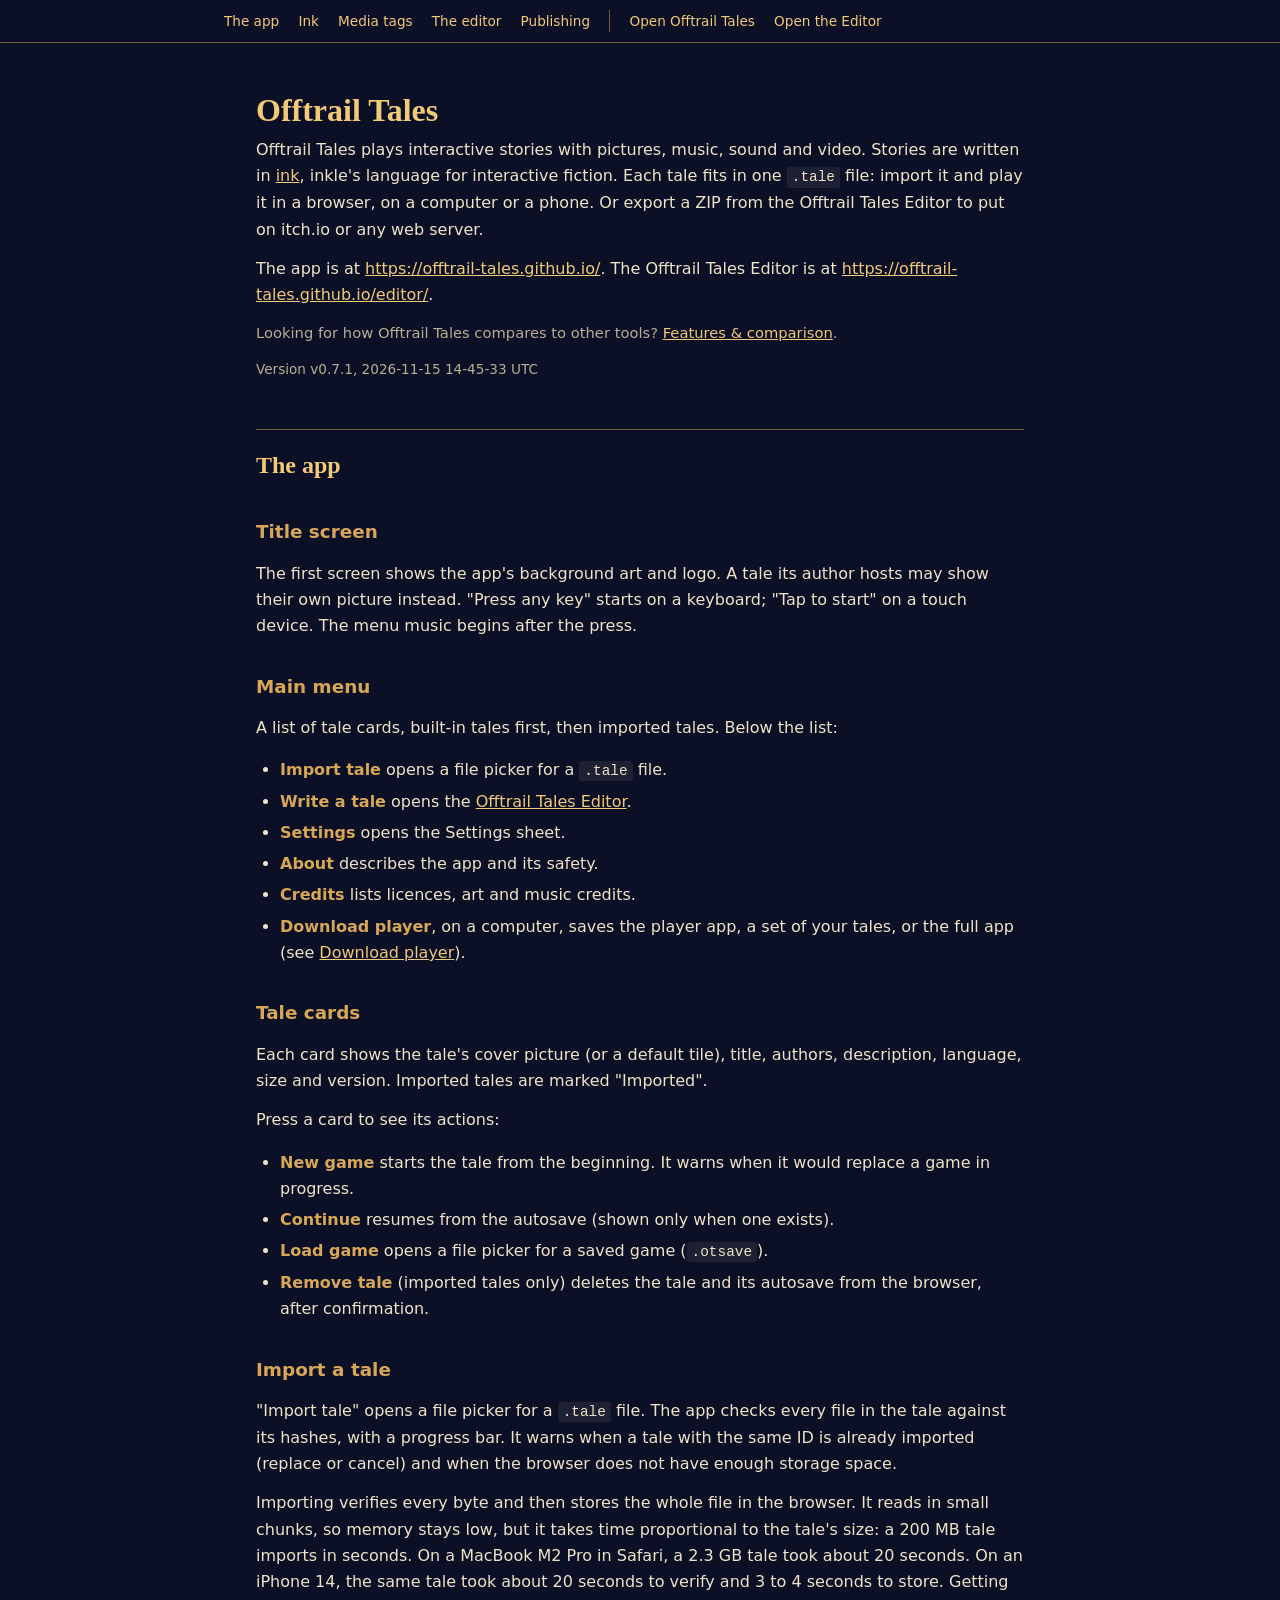
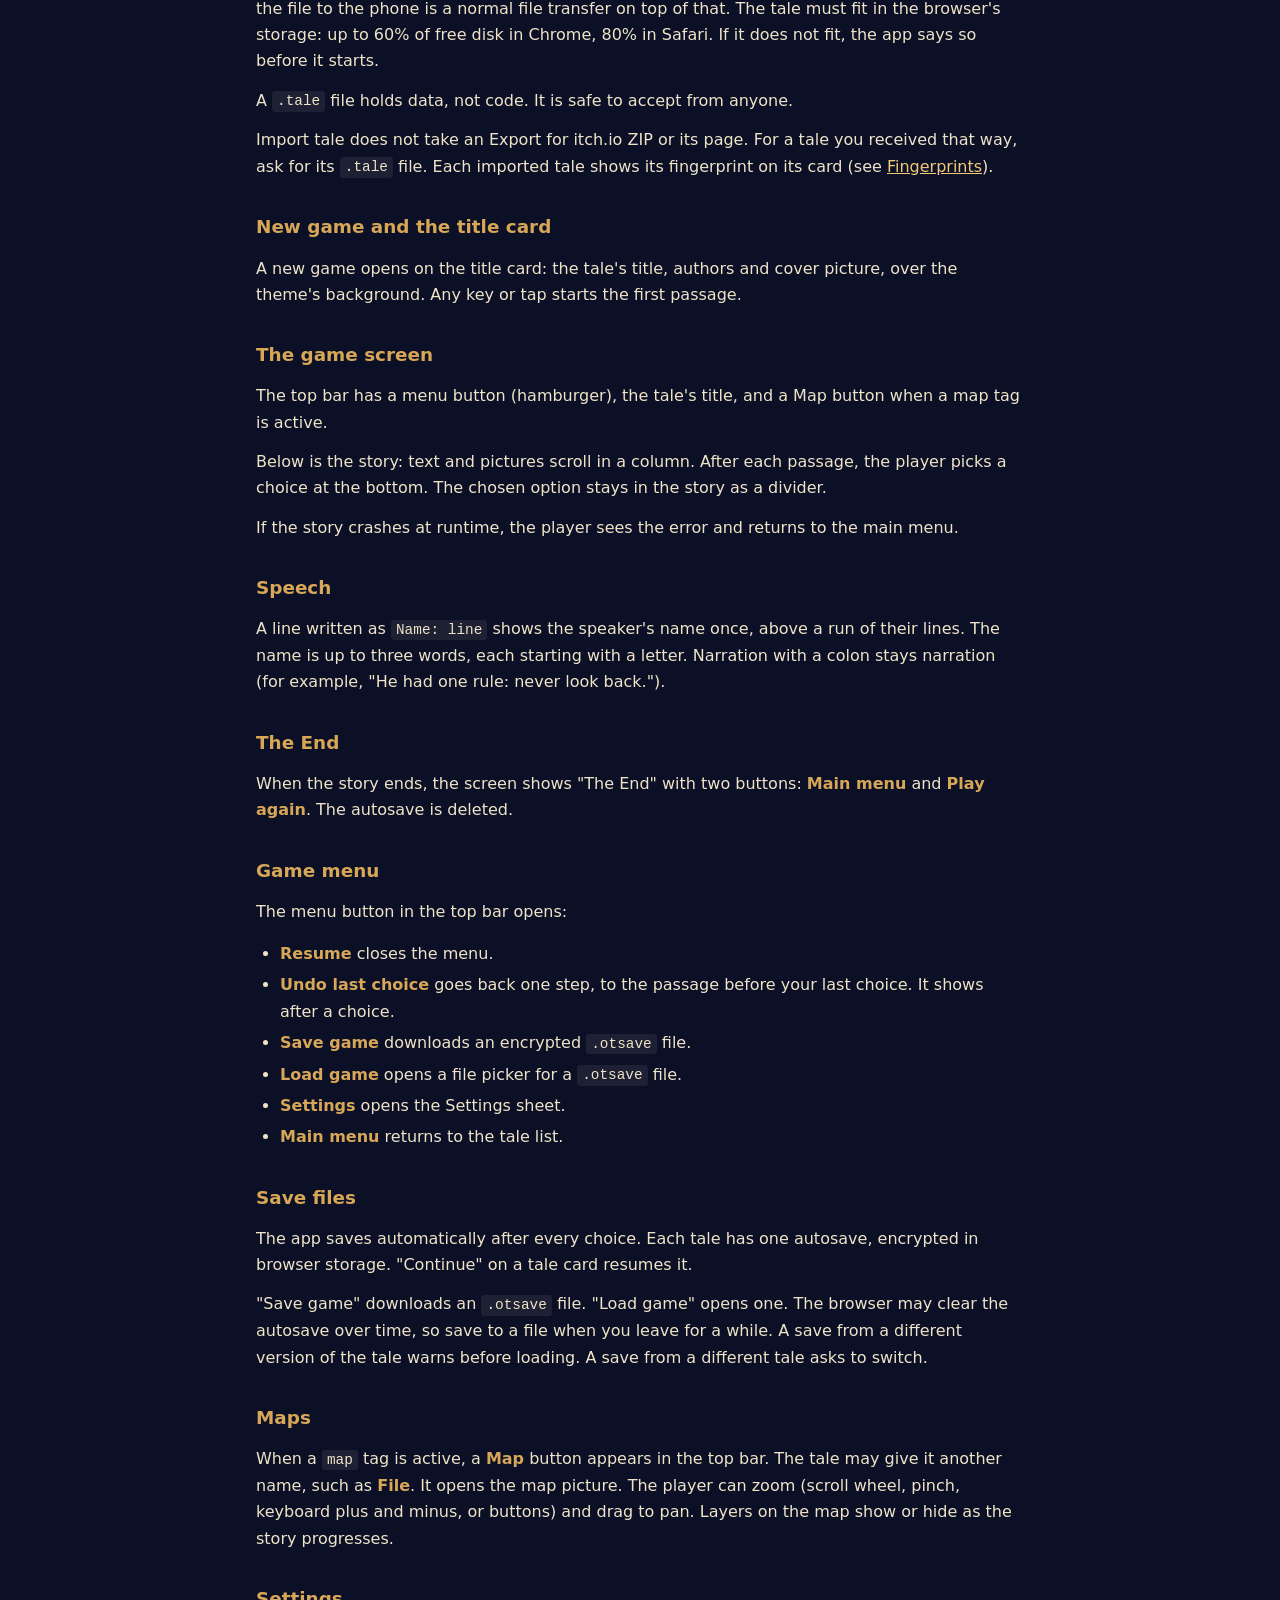
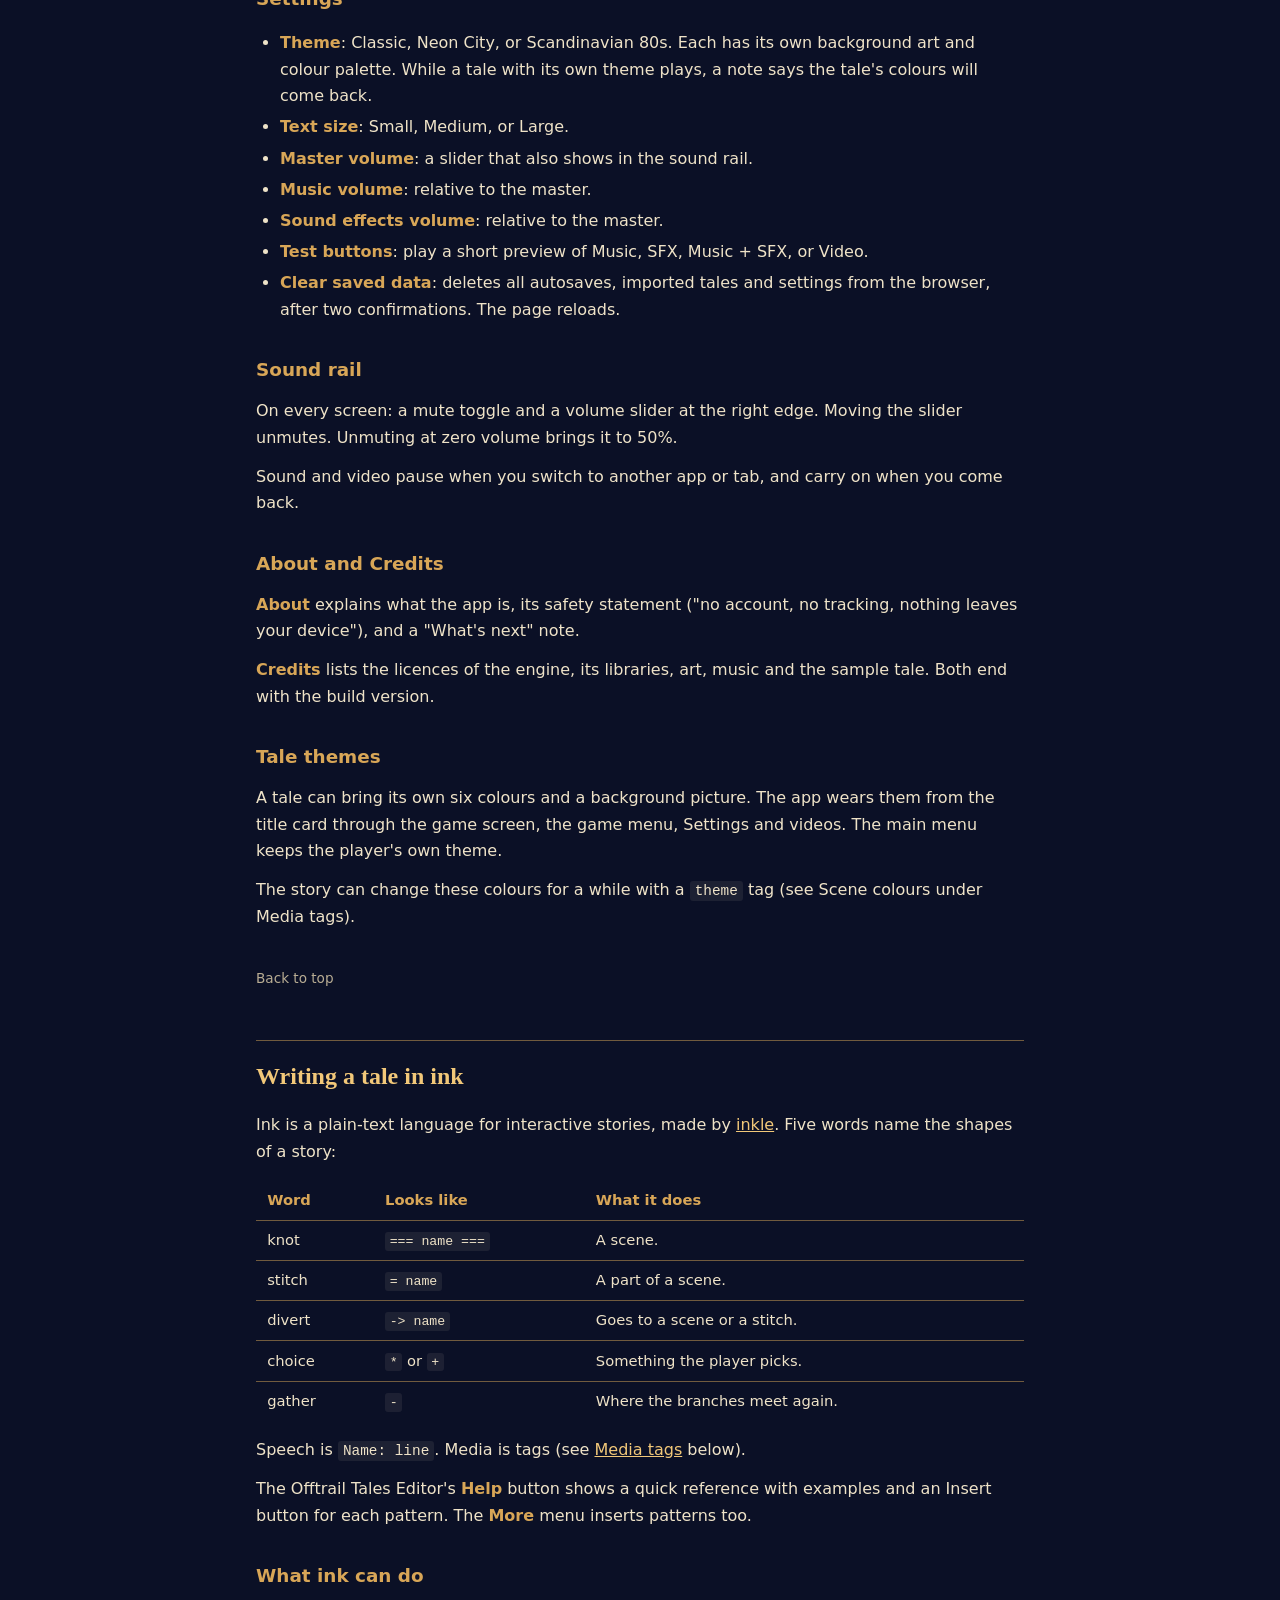
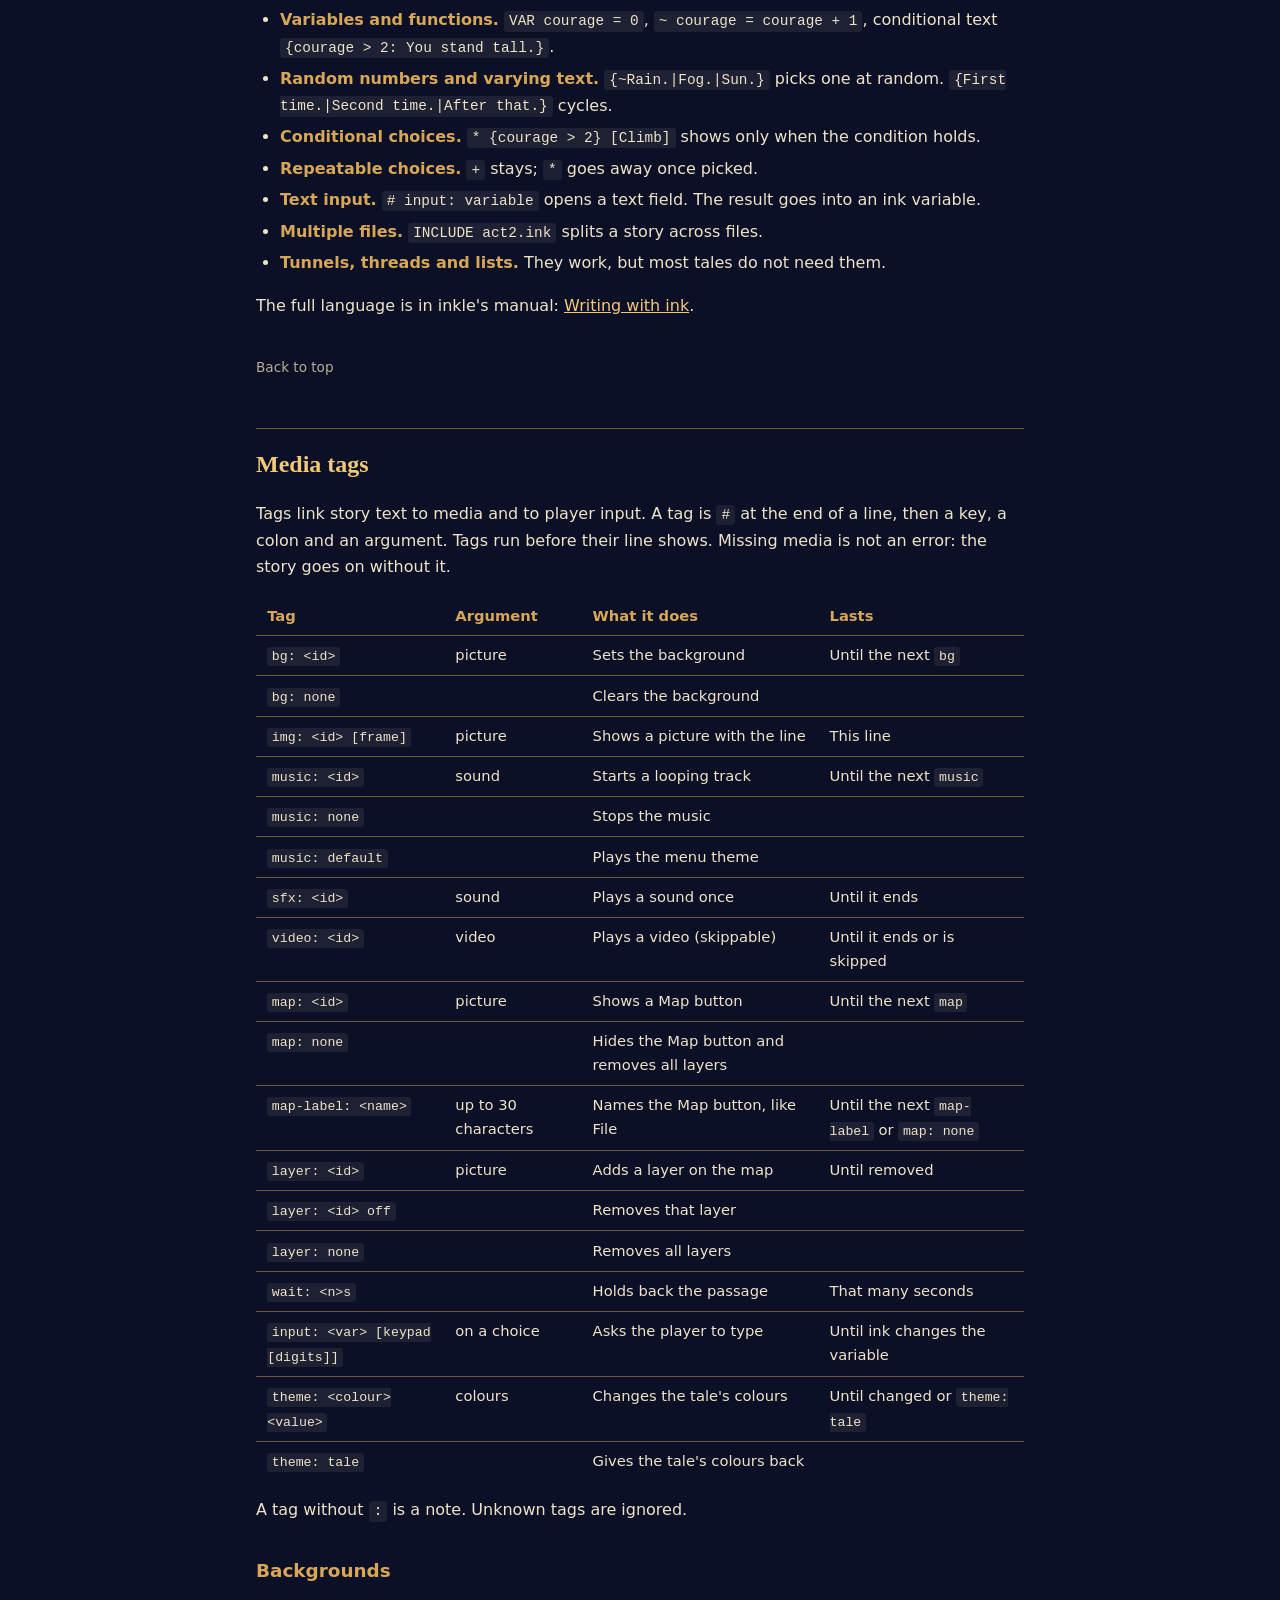
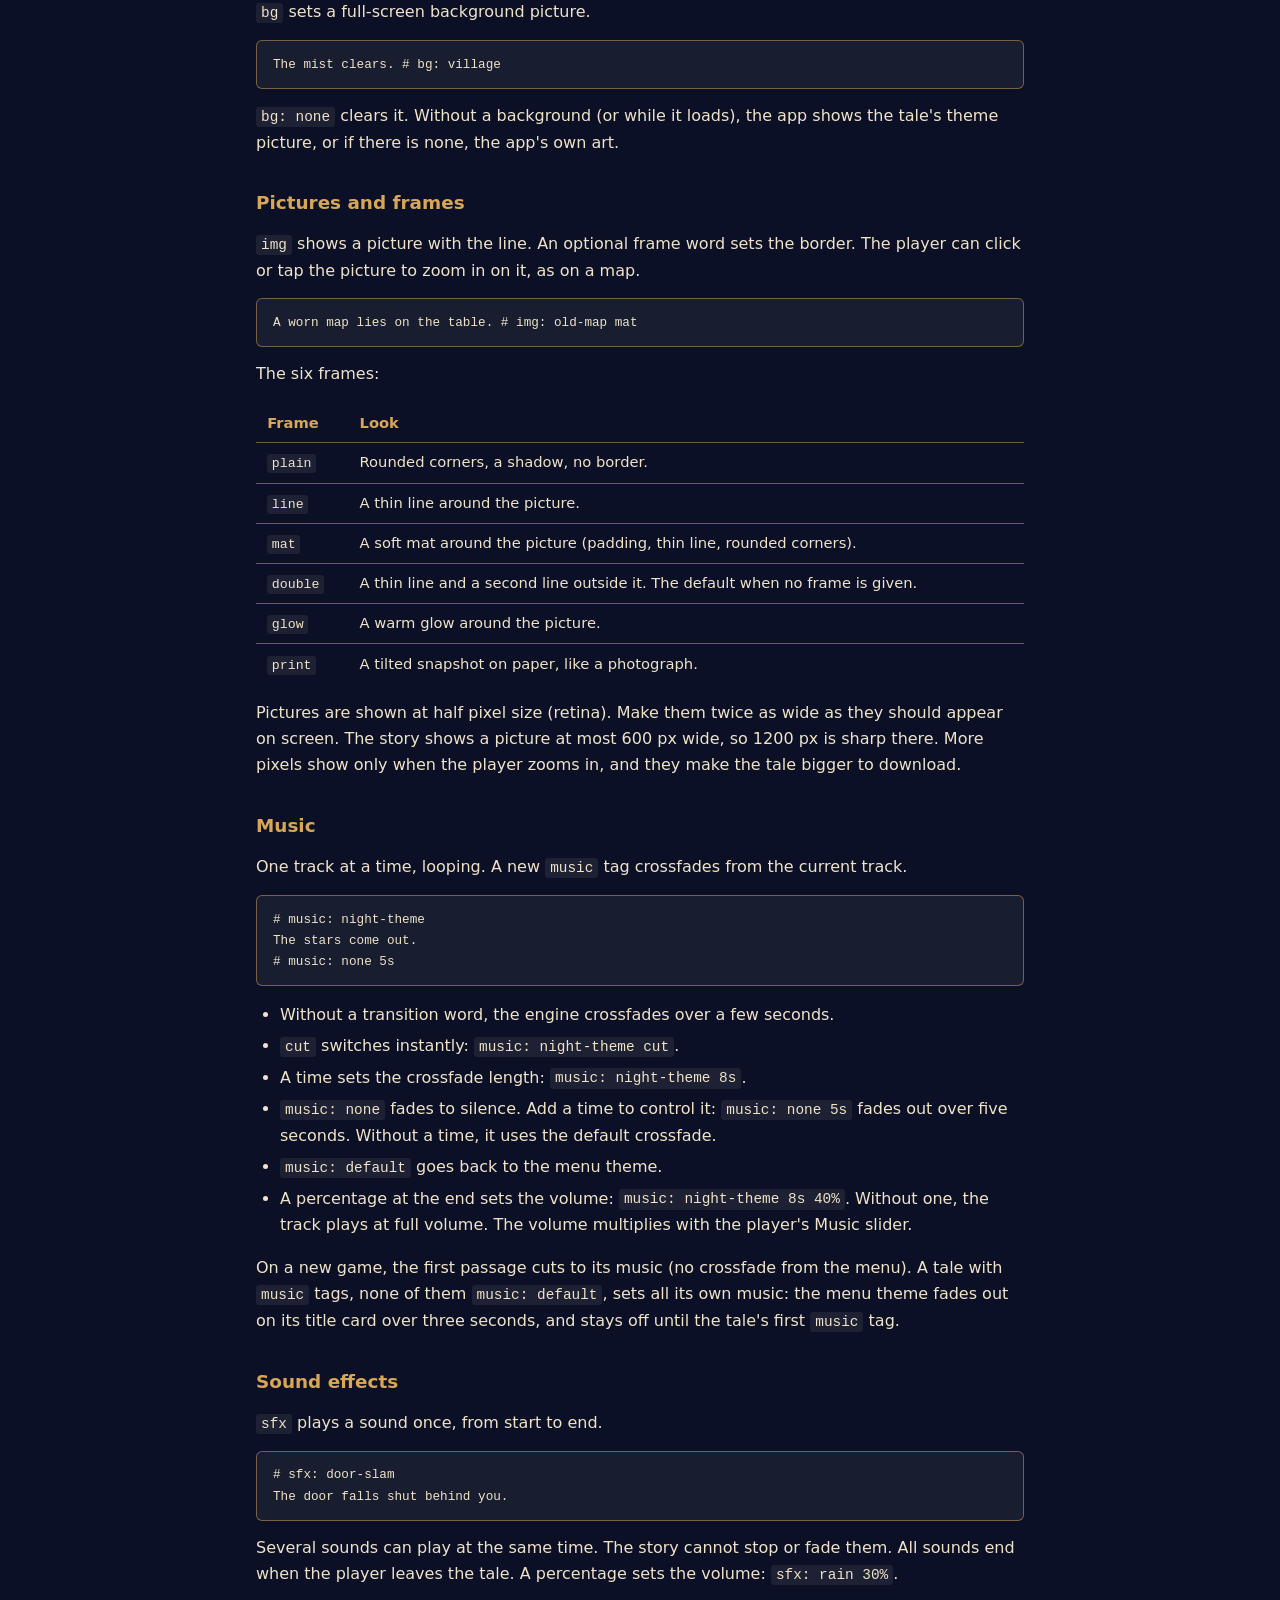
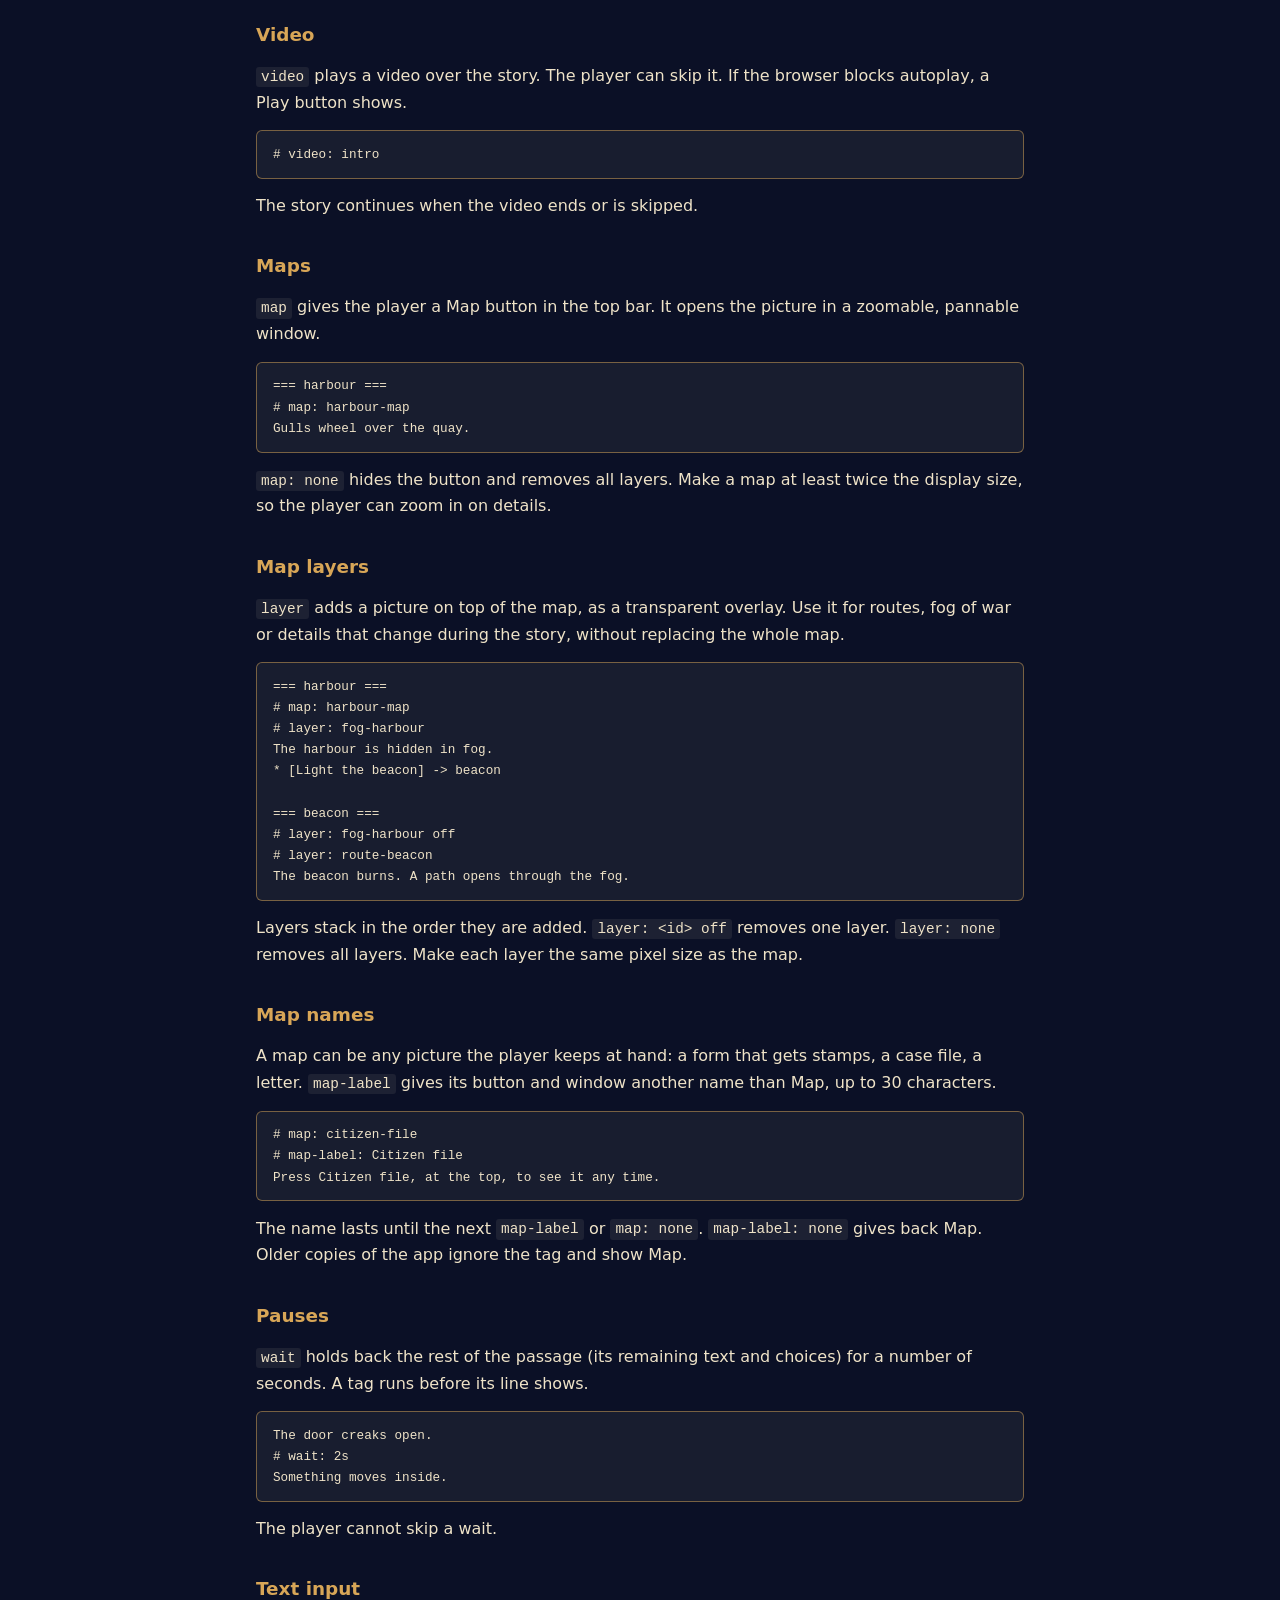
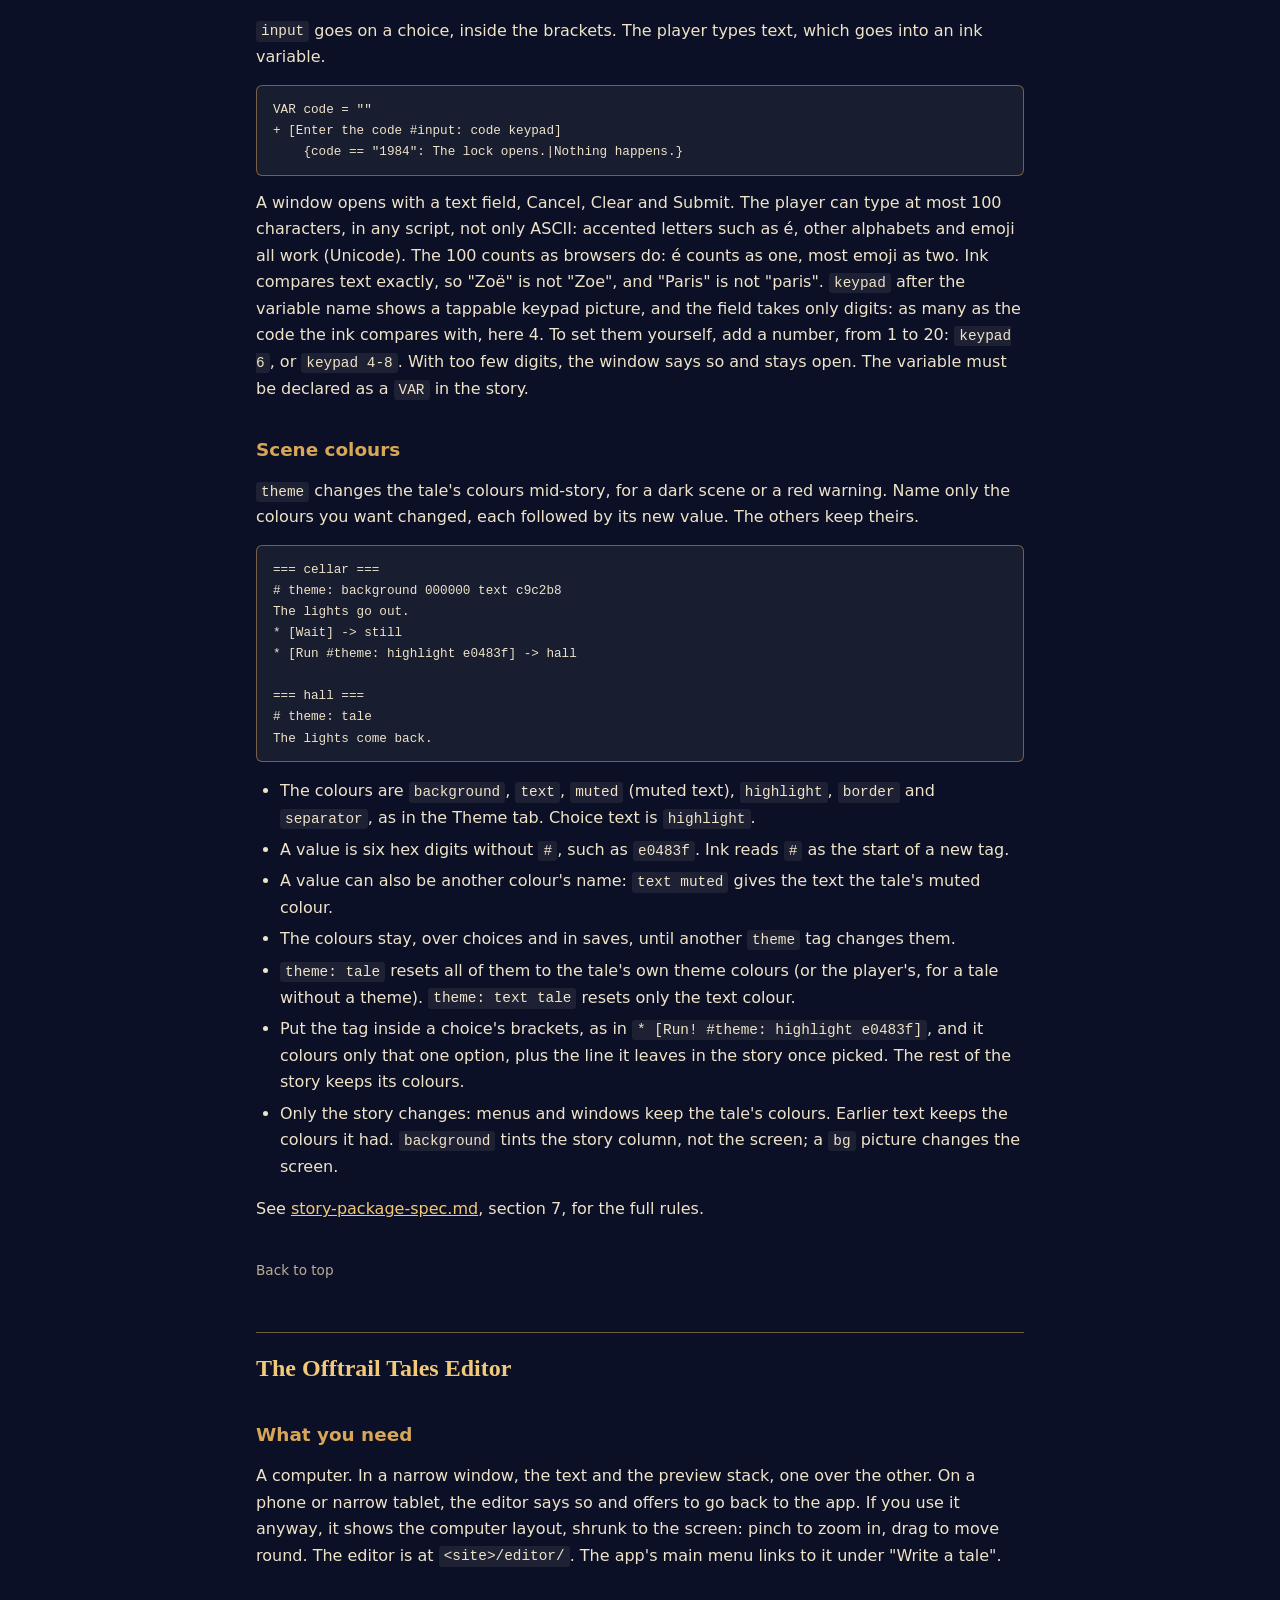
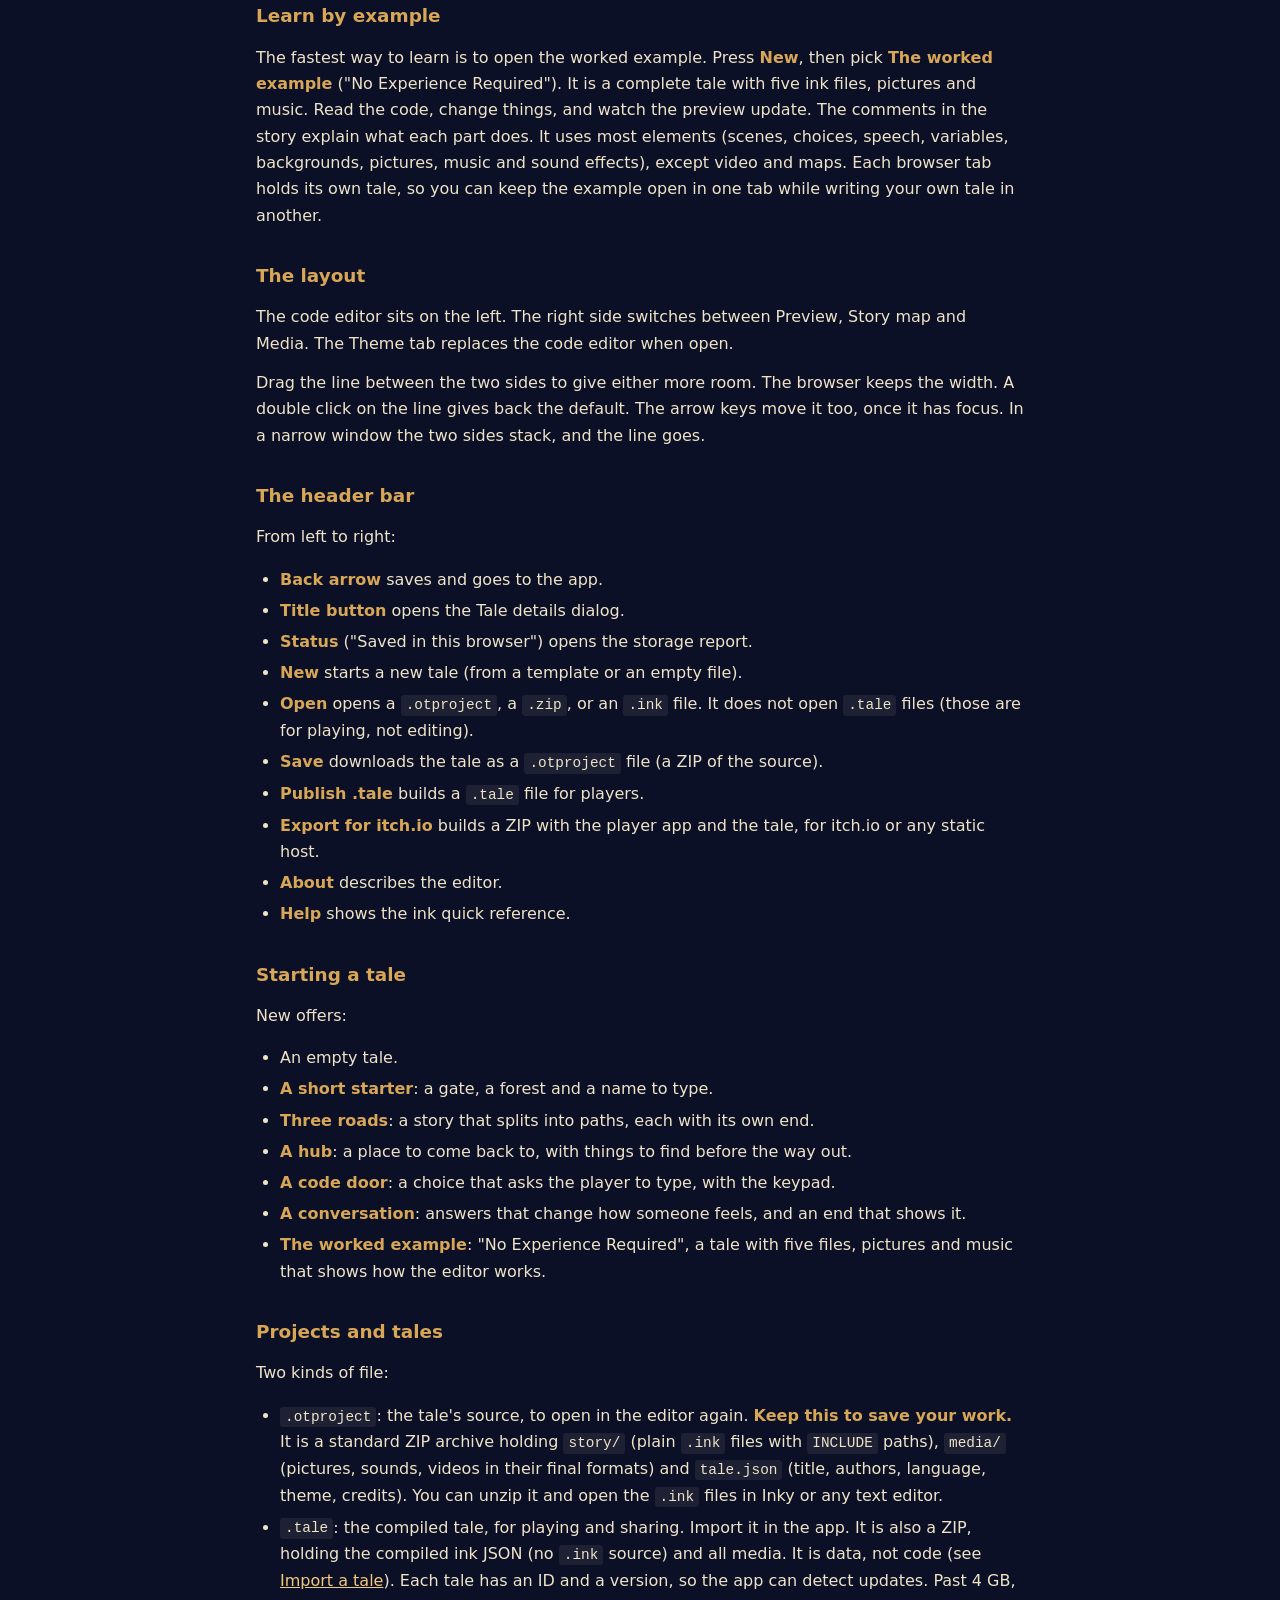
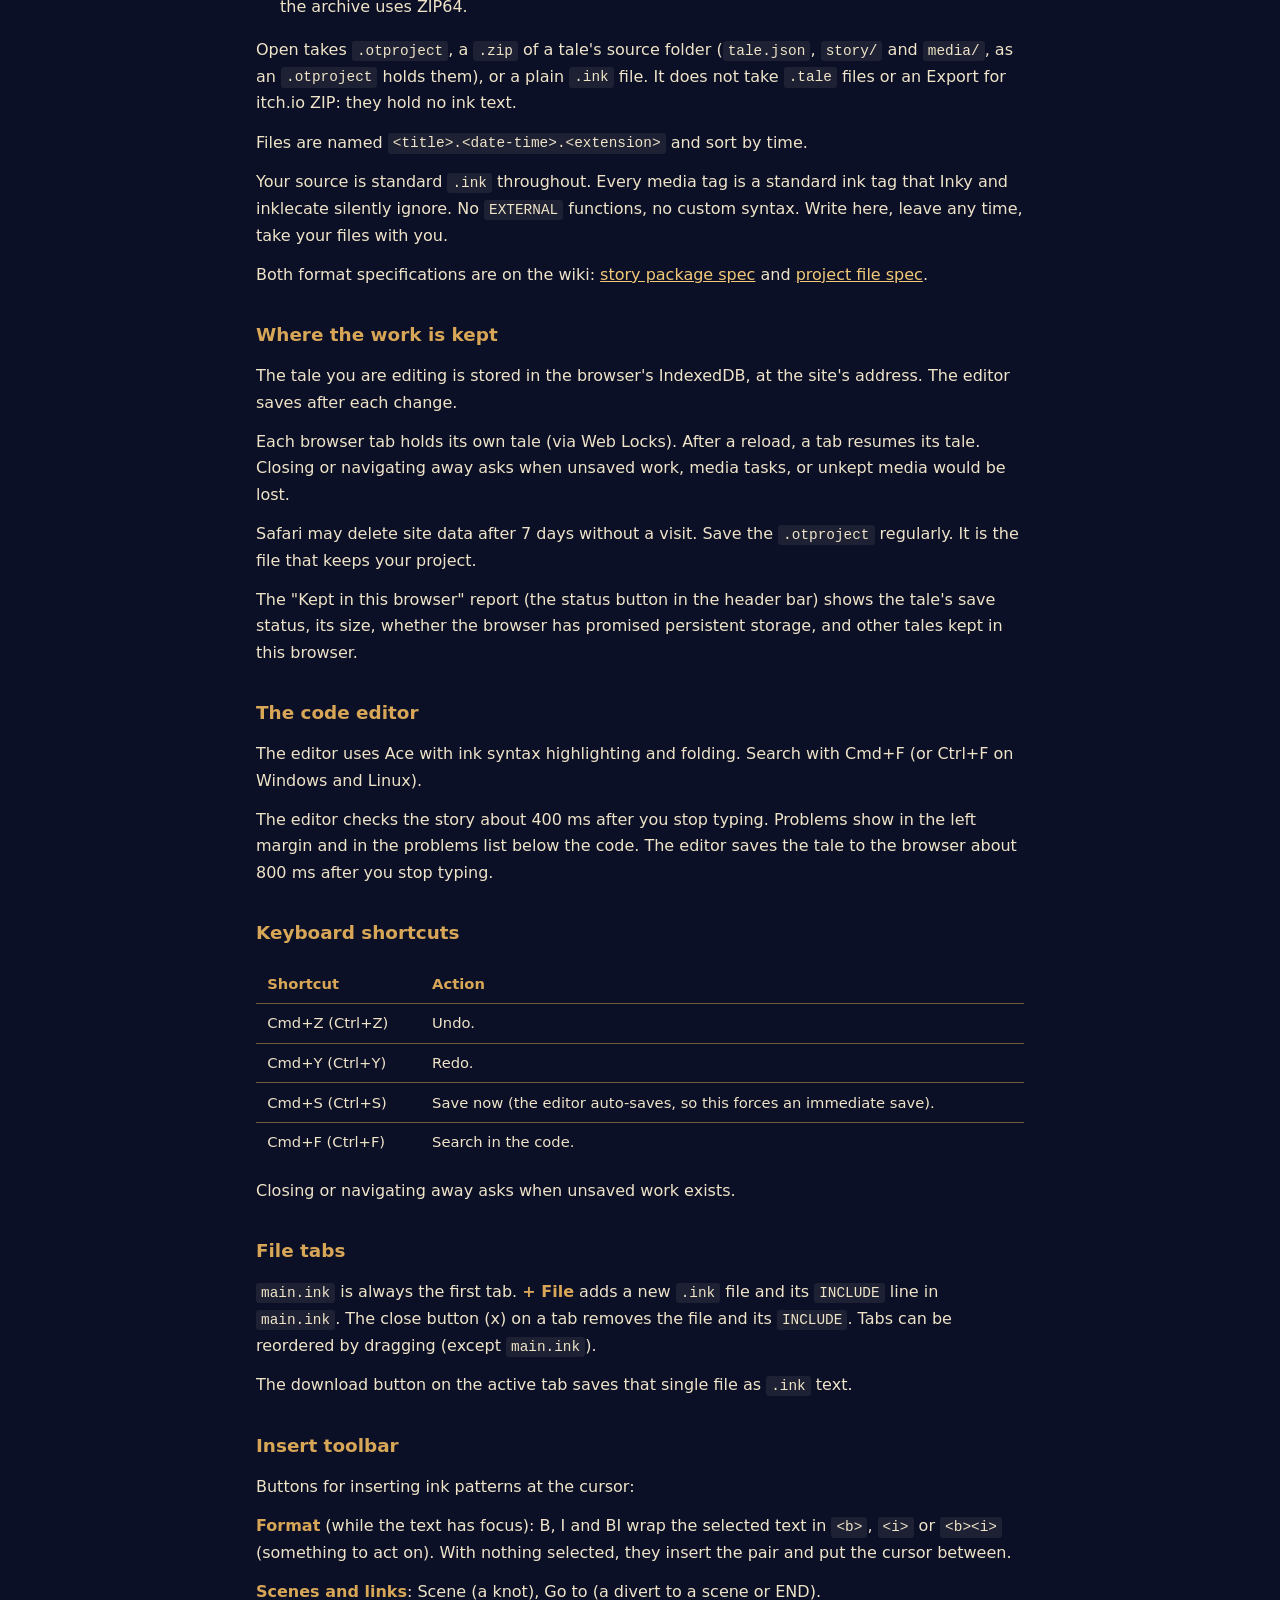
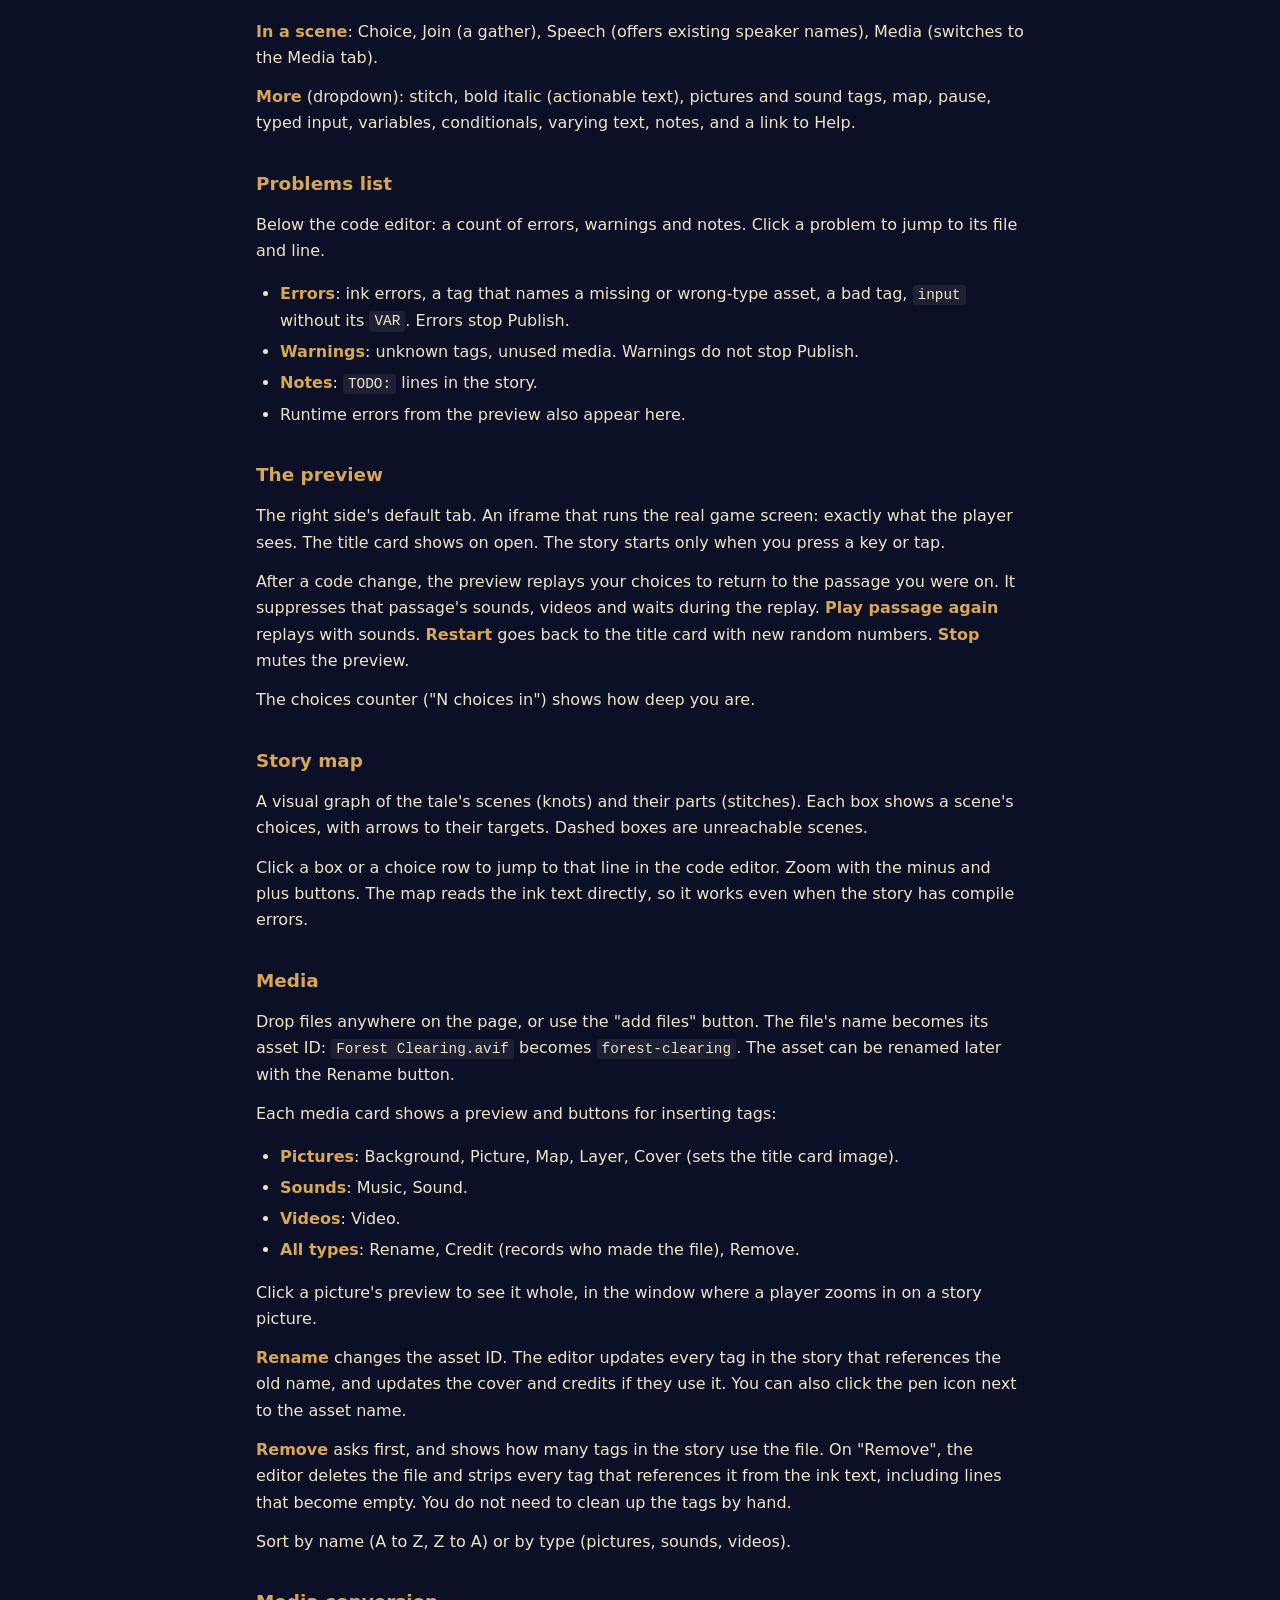
<file: site/wiki/index.html>
<!doctype html>
<html lang="en">
  <head>
    <meta http-equiv="Content-Security-Policy" content="default-src &#39;self&#39;; script-src &#39;self&#39;; style-src &#39;self&#39; &#39;unsafe-inline&#39;; img-src &#39;self&#39; blob: data:; media-src &#39;self&#39; blob: data:; connect-src &#39;self&#39; blob: data:; font-src &#39;self&#39;; object-src &#39;none&#39;; base-uri &#39;self&#39;; form-action &#39;none&#39;">

    <meta charset="UTF-8" />
    <meta name="viewport" content="width=device-width, initial-scale=1" />
    <meta name="theme-color" content="#0b1026" />
    <link rel="icon" href="data:," />
    <title>Offtrail Tales Wiki</title>
    <style>:root{--night:#0b1026;--panel:color-mix(in srgb, var(--night) 72%, transparent);--parchment:#efe3c8;--parchment-dim:#b9ad94;--accent:#d8a657;--accent-bright:#f2c879;--accent-line:color-mix(in srgb, var(--accent) 50%, transparent);--separator:var(--accent);--serif:"Iowan Old Style", "Palatino Linotype", Palatino, "Book Antiqua", Georgia, serif;--sans:system-ui, -apple-system, "Segoe UI", Roboto, sans-serif;--mono:ui-monospace, "SF Mono", "Cascadia Code", "Consolas", monospace;--lightningcss-light: ;--lightningcss-dark:initial;color-scheme:dark}*,:before,:after{box-sizing:border-box}html{scroll-padding-top:5rem}@media (width<=599px){html{scroll-padding-top:6.5rem}}body{background:var(--night);color:var(--parchment);font-family:var(--sans);-webkit-text-size-adjust:100%;margin:0;padding:0;font-size:1rem;line-height:1.65}.page{max-width:52rem;margin:0 auto;padding:2rem 1rem 4rem}@media (width>=600px){.page{padding:3rem 2rem 5rem}}nav{z-index:10;background:var(--night);border-bottom:1px solid var(--accent-line);padding:.6rem 1rem;font-size:.85rem;position:sticky;top:0}nav a{color:var(--accent-bright);white-space:nowrap;margin-right:1.2rem;text-decoration:none}nav a:hover{text-decoration:underline}.nav-inner{flex-wrap:wrap;gap:.3rem 0;max-width:52rem;margin:0 auto;display:flex}.nav-sep{border-left:1px solid var(--accent-line);margin-right:1.2rem}h1{font-family:var(--serif);color:var(--accent-bright);margin:0 0 .5rem;font-size:2rem;line-height:1.2}h1+p{margin-top:0}h2{font-family:var(--serif);color:var(--accent-bright);border-top:1px solid var(--accent-line);margin:3rem 0 1rem;padding-top:1rem;font-size:1.5rem}h3{color:var(--accent);margin:2rem 0 .5rem;font-size:1.15rem}p{margin:.8rem 0}a{color:var(--accent-bright)}strong{color:var(--accent)}code{font-family:var(--mono);background:color-mix(in srgb, var(--parchment) 8%, transparent);border-radius:3px;padding:.15em .35em;font-size:.9em}pre{background:color-mix(in srgb, var(--parchment) 6%, transparent);border:1px solid var(--accent-line);font-family:var(--mono);border-radius:6px;padding:.8rem 1rem;font-size:.88rem;line-height:1.5;overflow-x:auto}pre code{background:0 0;padding:0}ul,ol{padding-left:1.5rem}li{margin:.3rem 0}li>ul,li>ol{margin:.2rem 0}table{border-collapse:collapse;width:100%;margin:1rem 0;font-size:.92rem}th,td{text-align:left;border-bottom:1px solid var(--accent-line);padding:.45rem .7rem}th{color:var(--accent);font-weight:600}tr:last-child td,tbody tr:last-child th{border-bottom:none}td,tbody th{vertical-align:top}@media (width<=599px){table{font-size:.82rem}th,td{padding:.35rem .4rem}}.top-link{color:var(--parchment-dim);margin-top:1.5rem;font-size:.85rem;text-decoration:none;display:inline-block}.top-link:hover{color:var(--accent-bright)}footer{border-top:1px solid var(--accent-line);color:var(--parchment-dim);margin-top:3rem;padding-top:1.5rem;font-size:.85rem}footer a{color:var(--accent)}</style>
  </head>
  <body>
    <nav>
      <div class="nav-inner">
        <a href="#the-app">The app</a>
        <a href="#writing-a-tale-in-ink">Ink</a>
        <a href="#media-tags">Media tags</a>
        <a href="#the-offtrail-tales-editor">The editor</a>
        <a href="#how-to-publish-and-host-tales">Publishing</a>
        <span class="nav-sep"></span>
        <a href="../">Open Offtrail Tales</a>
        <a href="../editor/">Open the Editor</a>
      </div>
    </nav>

    <div class="page" id="top">
      <!-- The build writes docs/wiki.md in at these two marks. -->
      <h1 id="offtrail-tales">Offtrail Tales</h1>
<p>Offtrail Tales plays interactive stories with pictures, music, sound and
video. Stories are written in
<a href="https://github.com/inkle/ink/blob/master/Documentation/WritingWithInk.md">ink</a>,
inkle&#39;s language for interactive fiction. Each tale fits in one <code>.tale</code> file:
import it and play it in a browser, on a computer or a phone. Or export
a ZIP from the Offtrail Tales Editor to put on itch.io or any web server.</p>
<p>The app is at <a href="../">https://offtrail-tales.github.io/</a>.
The Offtrail Tales Editor is at <a href="../editor/">https://offtrail-tales.github.io/editor/</a>.</p>

      <p style="font-size:0.92rem;color:var(--parchment-dim);">
        Looking for how Offtrail Tales compares to other tools?
        <a href="../features/">Features &amp; comparison</a>.
      </p>
      <!-- The build writes its version here (vite.config.ts), as in About. -->
      <p style="font-size:0.85rem;color:var(--parchment-dim);">
        Version v0.7.1, 2026-11-15 14-45-33 UTC
      </p>

      <h2 id="the-app">The app</h2>
<h3 id="title-screen">Title screen</h3>
<p>The first screen shows the app&#39;s background art and logo. A tale its
author hosts may show their own picture instead. &quot;Press any key&quot;
starts on a keyboard; &quot;Tap to start&quot; on a touch device. The menu music
begins after the press.</p>
<h3 id="main-menu">Main menu</h3>
<p>A list of tale cards, built-in tales first, then imported tales. Below the
list:</p>
<ul>
<li><strong>Import tale</strong> opens a file picker for a <code>.tale</code> file.</li>
<li><strong>Write a tale</strong> opens the <a href="#the-offtrail-tales-editor">Offtrail Tales Editor</a>.</li>
<li><strong>Settings</strong> opens the Settings sheet.</li>
<li><strong>About</strong> describes the app and its safety.</li>
<li><strong>Credits</strong> lists licences, art and music credits.</li>
<li><strong>Download player</strong>, on a computer, saves the player app, a set of your
tales, or the full app (see <a href="#download-player">Download player</a>).</li>
</ul>
<h3 id="tale-cards">Tale cards</h3>
<p>Each card shows the tale&#39;s cover picture (or a default tile), title, authors,
description, language, size and version. Imported tales are marked
&quot;Imported&quot;.</p>
<p>Press a card to see its actions:</p>
<ul>
<li><strong>New game</strong> starts the tale from the beginning. It warns when it would
replace a game in progress.</li>
<li><strong>Continue</strong> resumes from the autosave (shown only when one exists).</li>
<li><strong>Load game</strong> opens a file picker for a saved game (<code>.otsave</code>).</li>
<li><strong>Remove tale</strong> (imported tales only) deletes the tale and its autosave
from the browser, after confirmation.</li>
</ul>
<h3 id="import-a-tale">Import a tale</h3>
<p>&quot;Import tale&quot; opens a file picker for a <code>.tale</code> file. The app checks every
file in the tale against its hashes, with a progress bar. It warns when a
tale with the same ID is already imported (replace or cancel) and when the
browser does not have enough storage space.</p>
<p>Importing verifies every byte and then stores the whole file in the
browser. It reads in small chunks, so memory stays low, but it takes
time proportional to the tale&#39;s size: a 200 MB tale imports in seconds.
On a MacBook M2 Pro in Safari, a 2.3 GB tale took about 20 seconds.
On an iPhone 14, the same tale took about 20 seconds to verify and
3 to 4 seconds to store. Getting the file to the phone is a normal
file transfer on top of that. The tale must fit in the browser&#39;s
storage: up to 60% of free disk in Chrome, 80% in Safari. If it does
not fit, the app says so before it starts.</p>
<p>A <code>.tale</code> file holds data, not code. It is safe to accept from anyone.</p>
<p>Import tale does not take an Export for itch.io ZIP or its page. For a
tale you received that way, ask for its <code>.tale</code> file. Each imported tale shows its fingerprint on its card (see <a href="#fingerprints">Fingerprints</a>).</p>
<h3 id="new-game-and-the-title-card">New game and the title card</h3>
<p>A new game opens on the title card: the tale&#39;s title, authors and cover
picture, over the theme&#39;s background. Any key or tap starts the first
passage.</p>
<h3 id="the-game-screen">The game screen</h3>
<p>The top bar has a menu button (hamburger), the tale&#39;s title, and a Map
button when a map tag is active.</p>
<p>Below is the story: text and pictures scroll in a column. After each
passage, the player picks a choice at the bottom. The chosen option stays in
the story as a divider.</p>
<p>If the story crashes at runtime, the player sees the error and returns to
the main menu.</p>
<h3 id="speech">Speech</h3>
<p>A line written as <code>Name: line</code> shows the speaker&#39;s name once, above a run
of their lines. The name is up to three words, each starting with a letter.
Narration with a colon stays narration (for example, &quot;He had one rule:
never look back.&quot;).</p>
<h3 id="the-end">The End</h3>
<p>When the story ends, the screen shows &quot;The End&quot; with two buttons: <strong>Main
menu</strong> and <strong>Play again</strong>. The autosave is deleted.</p>
<h3 id="game-menu">Game menu</h3>
<p>The menu button in the top bar opens:</p>
<ul>
<li><strong>Resume</strong> closes the menu.</li>
<li><strong>Undo last choice</strong> goes back one step, to the passage before your last
choice. It shows after a choice.</li>
<li><strong>Save game</strong> downloads an encrypted <code>.otsave</code> file.</li>
<li><strong>Load game</strong> opens a file picker for a <code>.otsave</code> file.</li>
<li><strong>Settings</strong> opens the Settings sheet.</li>
<li><strong>Main menu</strong> returns to the tale list.</li>
</ul>
<h3 id="save-files">Save files</h3>
<p>The app saves automatically after every choice. Each tale has one autosave,
encrypted in browser storage. &quot;Continue&quot; on a tale card resumes it.</p>
<p>&quot;Save game&quot; downloads an <code>.otsave</code> file. &quot;Load game&quot; opens one. The
browser may clear the autosave over time, so save to a file when you
leave for a while. A save from a different version of the tale warns
before loading. A save from a different tale asks to switch.</p>
<h3 id="maps">Maps</h3>
<p>When a <code>map</code> tag is active, a <strong>Map</strong> button appears in the top bar. The
tale may give it another name, such as <strong>File</strong>. It opens the map picture. The player can zoom (scroll wheel, pinch, keyboard
plus and minus, or buttons) and drag to pan. Layers on the map show or hide
as the story progresses.</p>
<h3 id="settings">Settings</h3>
<ul>
<li><strong>Theme</strong>: Classic, Neon City, or Scandinavian 80s. Each has its own
background art and colour palette. While a tale with its own theme plays,
a note says the tale&#39;s colours will come back.</li>
<li><strong>Text size</strong>: Small, Medium, or Large.</li>
<li><strong>Master volume</strong>: a slider that also shows in the sound rail.</li>
<li><strong>Music volume</strong>: relative to the master.</li>
<li><strong>Sound effects volume</strong>: relative to the master.</li>
<li><strong>Test buttons</strong>: play a short preview of Music, SFX, Music + SFX, or
Video.</li>
<li><strong>Clear saved data</strong>: deletes all autosaves, imported tales and settings
from the browser, after two confirmations. The page reloads.</li>
</ul>
<h3 id="sound-rail">Sound rail</h3>
<p>On every screen: a mute toggle and a volume slider at the right edge.
Moving the slider unmutes. Unmuting at zero volume brings it to 50%.</p>
<p>Sound and video pause when you switch to another app or tab, and carry on
when you come back.</p>
<h3 id="about-and-credits">About and Credits</h3>
<p><strong>About</strong> explains what the app is, its safety statement (&quot;no account, no
tracking, nothing leaves your device&quot;), and a &quot;What&#39;s next&quot; note.</p>
<p><strong>Credits</strong> lists the licences of the engine, its libraries, art, music
and the sample tale. Both end with the build version.</p>
<h3 id="tale-themes">Tale themes</h3>
<p>A tale can bring its own six colours and a background picture. The app wears
them from the title card through the game screen, the game menu, Settings
and videos. The main menu keeps the player&#39;s own theme.</p>
<p>The story can change these colours for a while with a <code>theme</code> tag (see
Scene colours under Media tags).</p>
<a class="top-link" href="#top">Back to top</a>
<h2 id="writing-a-tale-in-ink">Writing a tale in ink</h2>
<p>Ink is a plain-text language for interactive stories, made by
<a href="https://www.inklestudios.com/ink/">inkle</a>. Five words name the shapes of a
story:</p>
<table>
<thead>
<tr>
<th>Word</th>
<th>Looks like</th>
<th>What it does</th>
</tr>
</thead>
<tbody><tr>
<td>knot</td>
<td><code>=== name ===</code></td>
<td>A scene.</td>
</tr>
<tr>
<td>stitch</td>
<td><code>= name</code></td>
<td>A part of a scene.</td>
</tr>
<tr>
<td>divert</td>
<td><code>-&gt; name</code></td>
<td>Goes to a scene or a stitch.</td>
</tr>
<tr>
<td>choice</td>
<td><code>*</code> or <code>+</code></td>
<td>Something the player picks.</td>
</tr>
<tr>
<td>gather</td>
<td><code>-</code></td>
<td>Where the branches meet again.</td>
</tr>
</tbody></table>
<p>Speech is <code>Name: line</code>. Media is tags (see <a href="#media-tags">Media tags</a> below).</p>
<p>The Offtrail Tales Editor&#39;s <strong>Help</strong> button shows a quick reference with examples and an
Insert button for each pattern. The <strong>More</strong> menu inserts patterns too.</p>
<h3 id="what-ink-can-do">What ink can do</h3>
<ul>
<li><strong>Variables and functions.</strong> <code>VAR courage = 0</code>, <code>~ courage = courage + 1</code>,
conditional text <code>{courage &gt; 2: You stand tall.}</code>.</li>
<li><strong>Random numbers and varying text.</strong> <code>{~Rain.|Fog.|Sun.}</code> picks one at
random. <code>{First time.|Second time.|After that.}</code> cycles.</li>
<li><strong>Conditional choices.</strong> <code>* {courage &gt; 2} [Climb]</code> shows only when the
condition holds.</li>
<li><strong>Repeatable choices.</strong> <code>+</code> stays; <code>*</code> goes away once picked.</li>
<li><strong>Text input.</strong> <code># input: variable</code> opens a text field. The result goes
into an ink variable.</li>
<li><strong>Multiple files.</strong> <code>INCLUDE act2.ink</code> splits a story across files.</li>
<li><strong>Tunnels, threads and lists.</strong> They work, but most tales do not need
them.</li>
</ul>
<p>The full language is in inkle&#39;s manual:
<a href="https://github.com/inkle/ink/blob/master/Documentation/WritingWithInk.md">Writing with ink</a>.</p>
<a class="top-link" href="#top">Back to top</a>
<h2 id="media-tags">Media tags</h2>
<p>Tags link story text to media and to player input. A tag is <code>#</code> at the end
of a line, then a key, a colon and an argument. Tags run before their line
shows. Missing media is not an error: the story goes on without it.</p>
<table>
<thead>
<tr>
<th>Tag</th>
<th>Argument</th>
<th>What it does</th>
<th>Lasts</th>
</tr>
</thead>
<tbody><tr>
<td><code>bg: &lt;id&gt;</code></td>
<td>picture</td>
<td>Sets the background</td>
<td>Until the next <code>bg</code></td>
</tr>
<tr>
<td><code>bg: none</code></td>
<td></td>
<td>Clears the background</td>
<td></td>
</tr>
<tr>
<td><code>img: &lt;id&gt; [frame]</code></td>
<td>picture</td>
<td>Shows a picture with the line</td>
<td>This line</td>
</tr>
<tr>
<td><code>music: &lt;id&gt;</code></td>
<td>sound</td>
<td>Starts a looping track</td>
<td>Until the next <code>music</code></td>
</tr>
<tr>
<td><code>music: none</code></td>
<td></td>
<td>Stops the music</td>
<td></td>
</tr>
<tr>
<td><code>music: default</code></td>
<td></td>
<td>Plays the menu theme</td>
<td></td>
</tr>
<tr>
<td><code>sfx: &lt;id&gt;</code></td>
<td>sound</td>
<td>Plays a sound once</td>
<td>Until it ends</td>
</tr>
<tr>
<td><code>video: &lt;id&gt;</code></td>
<td>video</td>
<td>Plays a video (skippable)</td>
<td>Until it ends or is skipped</td>
</tr>
<tr>
<td><code>map: &lt;id&gt;</code></td>
<td>picture</td>
<td>Shows a Map button</td>
<td>Until the next <code>map</code></td>
</tr>
<tr>
<td><code>map: none</code></td>
<td></td>
<td>Hides the Map button and removes all layers</td>
<td></td>
</tr>
<tr>
<td><code>map-label: &lt;name&gt;</code></td>
<td>up to 30 characters</td>
<td>Names the Map button, like File</td>
<td>Until the next <code>map-label</code> or <code>map: none</code></td>
</tr>
<tr>
<td><code>layer: &lt;id&gt;</code></td>
<td>picture</td>
<td>Adds a layer on the map</td>
<td>Until removed</td>
</tr>
<tr>
<td><code>layer: &lt;id&gt; off</code></td>
<td></td>
<td>Removes that layer</td>
<td></td>
</tr>
<tr>
<td><code>layer: none</code></td>
<td></td>
<td>Removes all layers</td>
<td></td>
</tr>
<tr>
<td><code>wait: &lt;n&gt;s</code></td>
<td></td>
<td>Holds back the passage</td>
<td>That many seconds</td>
</tr>
<tr>
<td><code>input: &lt;var&gt; [keypad [digits]]</code></td>
<td>on a choice</td>
<td>Asks the player to type</td>
<td>Until ink changes the variable</td>
</tr>
<tr>
<td><code>theme: &lt;colour&gt; &lt;value&gt;</code></td>
<td>colours</td>
<td>Changes the tale&#39;s colours</td>
<td>Until changed or <code>theme: tale</code></td>
</tr>
<tr>
<td><code>theme: tale</code></td>
<td></td>
<td>Gives the tale&#39;s colours back</td>
<td></td>
</tr>
</tbody></table>
<p>A tag without <code>:</code> is a note. Unknown tags are ignored.</p>
<h3 id="backgrounds">Backgrounds</h3>
<p><code>bg</code> sets a full-screen background picture.</p>
<pre><code class="language-ink">The mist clears. # bg: village
</code></pre>
<p><code>bg: none</code> clears it. Without a background (or while it loads), the app
shows the tale&#39;s theme picture, or if there is none, the app&#39;s own art.</p>
<h3 id="pictures-and-frames">Pictures and frames</h3>
<p><code>img</code> shows a picture with the line. An optional frame word sets the border.
The player can click or tap the picture to zoom in on it, as on a map.</p>
<pre><code class="language-ink">A worn map lies on the table. # img: old-map mat
</code></pre>
<p>The six frames:</p>
<table>
<thead>
<tr>
<th>Frame</th>
<th>Look</th>
</tr>
</thead>
<tbody><tr>
<td><code>plain</code></td>
<td>Rounded corners, a shadow, no border.</td>
</tr>
<tr>
<td><code>line</code></td>
<td>A thin line around the picture.</td>
</tr>
<tr>
<td><code>mat</code></td>
<td>A soft mat around the picture (padding, thin line, rounded corners).</td>
</tr>
<tr>
<td><code>double</code></td>
<td>A thin line and a second line outside it. The default when no frame is given.</td>
</tr>
<tr>
<td><code>glow</code></td>
<td>A warm glow around the picture.</td>
</tr>
<tr>
<td><code>print</code></td>
<td>A tilted snapshot on paper, like a photograph.</td>
</tr>
</tbody></table>
<p>Pictures are shown at half pixel size (retina). Make them twice as wide as
they should appear on screen. The story shows a picture at most 600 px
wide, so 1200 px is sharp there. More pixels show only when the player
zooms in, and they make the tale bigger to download.</p>
<h3 id="music">Music</h3>
<p>One track at a time, looping. A new <code>music</code> tag crossfades from the current
track.</p>
<pre><code class="language-ink"># music: night-theme
The stars come out.
# music: none 5s
</code></pre>
<ul>
<li>Without a transition word, the engine crossfades over a few seconds.</li>
<li><code>cut</code> switches instantly: <code>music: night-theme cut</code>.</li>
<li>A time sets the crossfade length: <code>music: night-theme 8s</code>.</li>
<li><code>music: none</code> fades to silence. Add a time to control it: <code>music: none 5s</code> fades out over five seconds. Without a time, it uses the default crossfade.</li>
<li><code>music: default</code> goes back to the menu theme.</li>
<li>A percentage at the end sets the volume: <code>music: night-theme 8s 40%</code>. Without one, the track plays at full volume. The volume multiplies with the player&#39;s Music slider.</li>
</ul>
<p>On a new game, the first passage cuts to its music (no crossfade from the
menu). A tale with <code>music</code> tags, none of them <code>music: default</code>, sets all its
own music: the menu theme fades out on its title card over three seconds,
and stays off until the tale&#39;s first <code>music</code> tag.</p>
<h3 id="sound-effects">Sound effects</h3>
<p><code>sfx</code> plays a sound once, from start to end.</p>
<pre><code class="language-ink"># sfx: door-slam
The door falls shut behind you.
</code></pre>
<p>Several sounds can play at the same time. The story cannot stop or fade
them. All sounds end when the player leaves the tale. A percentage sets the
volume: <code>sfx: rain 30%</code>.</p>
<h3 id="video">Video</h3>
<p><code>video</code> plays a video over the story. The player can skip it. If the
browser blocks autoplay, a Play button shows.</p>
<pre><code class="language-ink"># video: intro
</code></pre>
<p>The story continues when the video ends or is skipped.</p>
<h3 id="maps-1">Maps</h3>
<p><code>map</code> gives the player a Map button in the top bar. It opens the picture in
a zoomable, pannable window.</p>
<pre><code class="language-ink">=== harbour ===
# map: harbour-map
Gulls wheel over the quay.
</code></pre>
<p><code>map: none</code> hides the button and removes all layers. Make a map at least
twice the display size, so the player can zoom in on details.</p>
<h3 id="map-layers">Map layers</h3>
<p><code>layer</code> adds a picture on top of the map, as a transparent overlay. Use it
for routes, fog of war or details that change during the story, without
replacing the whole map.</p>
<pre><code class="language-ink">=== harbour ===
# map: harbour-map
# layer: fog-harbour
The harbour is hidden in fog.
* [Light the beacon] -&gt; beacon

=== beacon ===
# layer: fog-harbour off
# layer: route-beacon
The beacon burns. A path opens through the fog.
</code></pre>
<p>Layers stack in the order they are added. <code>layer: &lt;id&gt; off</code> removes one
layer. <code>layer: none</code> removes all layers. Make each layer the same pixel size
as the map.</p>
<h3 id="map-names">Map names</h3>
<p>A map can be any picture the player keeps at hand: a form that gets stamps,
a case file, a letter. <code>map-label</code> gives its button and window another name
than Map, up to 30 characters.</p>
<pre><code class="language-ink"># map: citizen-file
# map-label: Citizen file
Press Citizen file, at the top, to see it any time.
</code></pre>
<p>The name lasts until the next <code>map-label</code> or <code>map: none</code>. <code>map-label: none</code>
gives back Map. Older copies of the app ignore the tag and show Map.</p>
<h3 id="pauses">Pauses</h3>
<p><code>wait</code> holds back the rest of the passage (its remaining text and choices)
for a number of seconds. A tag runs before its line shows.</p>
<pre><code class="language-ink">The door creaks open.
# wait: 2s
Something moves inside.
</code></pre>
<p>The player cannot skip a wait.</p>
<h3 id="text-input">Text input</h3>
<p><code>input</code> goes on a choice, inside the brackets. The player types text, which
goes into an ink variable.</p>
<pre><code class="language-ink">VAR code = &quot;&quot;
+ [Enter the code #input: code keypad]
    {code == &quot;1984&quot;: The lock opens.|Nothing happens.}
</code></pre>
<p>A window opens with a text field, Cancel, Clear and Submit. The player can
type at most 100 characters, in any script, not only ASCII: accented letters
such as é, other alphabets and emoji all work (Unicode). The 100 counts as
browsers do: é counts as one, most emoji as two. Ink compares text exactly,
so &quot;Zoë&quot; is not &quot;Zoe&quot;, and &quot;Paris&quot; is not &quot;paris&quot;. <code>keypad</code> after the
variable name shows a tappable keypad picture, and the field takes only
digits: as many as the code the ink compares with, here 4. To set them yourself, add a number, from 1 to 20:
<code>keypad 6</code>, or <code>keypad 4-8</code>. With too few digits, the window says so and
stays open. The variable must be declared as a <code>VAR</code> in the story.</p>
<h3 id="scene-colours">Scene colours</h3>
<p><code>theme</code> changes the tale&#39;s colours mid-story, for a dark scene or a red
warning. Name only the colours you want changed, each followed by its new
value. The others keep theirs.</p>
<pre><code class="language-ink">=== cellar ===
# theme: background 000000 text c9c2b8
The lights go out.
* [Wait] -&gt; still
* [Run #theme: highlight e0483f] -&gt; hall

=== hall ===
# theme: tale
The lights come back.
</code></pre>
<ul>
<li>The colours are <code>background</code>, <code>text</code>, <code>muted</code> (muted text), <code>highlight</code>,
<code>border</code> and <code>separator</code>, as in the Theme tab. Choice text is
<code>highlight</code>.</li>
<li>A value is six hex digits without <code>#</code>, such as <code>e0483f</code>. Ink reads <code>#</code> as
the start of a new tag.</li>
<li>A value can also be another colour&#39;s name: <code>text muted</code> gives the text
the tale&#39;s muted colour.</li>
<li>The colours stay, over choices and in saves, until another <code>theme</code> tag
changes them.</li>
<li><code>theme: tale</code> resets all of them to the tale&#39;s own theme colours (or the
player&#39;s, for a tale without a theme). <code>theme: text tale</code> resets only the
text colour.</li>
<li>Put the tag inside a choice&#39;s brackets, as in
<code>* [Run! #theme: highlight e0483f]</code>, and it colours only that one option,
plus the line it leaves in the story once picked. The rest of the story
keeps its colours.</li>
<li>Only the story changes: menus and windows keep the tale&#39;s colours.
Earlier text keeps the colours it had. <code>background</code> tints the story
column, not the screen; a <code>bg</code> picture changes the screen.</li>
</ul>
<p>See <a href="story-package-spec.md">story-package-spec.md</a>, section 7, for the full
rules.</p>
<a class="top-link" href="#top">Back to top</a>
<h2 id="the-offtrail-tales-editor">The Offtrail Tales Editor</h2>
<h3 id="what-you-need">What you need</h3>
<p>A computer. In a narrow window, the text and the preview stack, one over
the other. On a phone or narrow tablet, the editor says so and offers to go
back to the app. If you use it anyway, it shows the computer layout, shrunk
to the screen: pinch to zoom in, drag to move round. The editor is at
<code>&lt;site&gt;/editor/</code>. The app&#39;s main menu links to it under &quot;Write a tale&quot;.</p>
<h3 id="learn-by-example">Learn by example</h3>
<p>The fastest way to learn is to open the worked example. Press <strong>New</strong>, then
pick <strong>The worked example</strong> (&quot;No Experience Required&quot;). It is a complete
tale with five ink files, pictures and music. Read the code, change things,
and watch the preview update. The comments in the story explain what each
part does. It uses most elements (scenes, choices, speech, variables,
backgrounds, pictures, music and sound effects), except video and maps.
Each browser tab holds its own tale, so you can keep the example open in
one tab while writing your own tale in another.</p>
<h3 id="the-layout">The layout</h3>
<p>The code editor sits on the left. The right side switches between Preview,
Story map and Media. The Theme tab replaces the code editor when open.</p>
<p>Drag the line between the two sides to give either more room. The browser
keeps the width. A double click on the line gives back the default. The
arrow keys move it too, once it has focus. In a narrow window the two sides
stack, and the line goes.</p>
<h3 id="the-header-bar">The header bar</h3>
<p>From left to right:</p>
<ul>
<li><strong>Back arrow</strong> saves and goes to the app.</li>
<li><strong>Title button</strong> opens the Tale details dialog.</li>
<li><strong>Status</strong> (&quot;Saved in this browser&quot;) opens the storage report.</li>
<li><strong>New</strong> starts a new tale (from a template or an empty file).</li>
<li><strong>Open</strong> opens a <code>.otproject</code>, a <code>.zip</code>, or an <code>.ink</code> file. It does not
open <code>.tale</code> files (those are for playing, not editing).</li>
<li><strong>Save</strong> downloads the tale as a <code>.otproject</code> file (a ZIP of the source).</li>
<li><strong>Publish .tale</strong> builds a <code>.tale</code> file for players.</li>
<li><strong>Export for itch.io</strong> builds a ZIP with the player app and the tale, for
itch.io or any static host.</li>
<li><strong>About</strong> describes the editor.</li>
<li><strong>Help</strong> shows the ink quick reference.</li>
</ul>
<h3 id="starting-a-tale">Starting a tale</h3>
<p>New offers:</p>
<ul>
<li>An empty tale.</li>
<li><strong>A short starter</strong>: a gate, a forest and a name to type.</li>
<li><strong>Three roads</strong>: a story that splits into paths, each with its own end.</li>
<li><strong>A hub</strong>: a place to come back to, with things to find before the way out.</li>
<li><strong>A code door</strong>: a choice that asks the player to type, with the keypad.</li>
<li><strong>A conversation</strong>: answers that change how someone feels, and an end that
shows it.</li>
<li><strong>The worked example</strong>: &quot;No Experience Required&quot;, a tale with five files,
pictures and music that shows how the editor works.</li>
</ul>
<h3 id="projects-and-tales">Projects and tales</h3>
<p>Two kinds of file:</p>
<ul>
<li><code>.otproject</code>: the tale&#39;s source, to open in the editor again. <strong>Keep this to save your work.</strong>
It is a standard ZIP archive holding <code>story/</code> (plain <code>.ink</code> files with
<code>INCLUDE</code> paths), <code>media/</code> (pictures, sounds, videos in their final
formats) and <code>tale.json</code> (title, authors, language, theme, credits). You
can unzip it and open the <code>.ink</code> files in Inky or any text editor.</li>
<li><code>.tale</code>: the compiled tale, for playing and sharing. Import it in the app.
It is also a ZIP, holding the compiled ink JSON (no <code>.ink</code> source) and all
media. It is data, not code (see <a href="#import-a-tale">Import a tale</a>). Each
tale has an ID and a version, so the app can detect updates. Past
4 GB, the archive uses ZIP64.</li>
</ul>
<p>Open takes <code>.otproject</code>, a <code>.zip</code> of a tale&#39;s source folder (<code>tale.json</code>,
<code>story/</code> and <code>media/</code>, as an <code>.otproject</code> holds them), or a plain <code>.ink</code>
file. It does not take <code>.tale</code> files or an Export for itch.io ZIP: they
hold no ink text.</p>
<p>Files are named <code>&lt;title&gt;.&lt;date-time&gt;.&lt;extension&gt;</code> and sort by time.</p>
<p>Your source is standard <code>.ink</code> throughout. Every media tag is a standard ink
tag that Inky and inklecate silently ignore. No <code>EXTERNAL</code> functions, no
custom syntax. Write here, leave any time, take your files with you.</p>
<p>Both format specifications are on the wiki:
<a href="story-package-spec.md">story package spec</a> and
<a href="otproject-spec.md">project file spec</a>.</p>
<h3 id="where-the-work-is-kept">Where the work is kept</h3>
<p>The tale you are editing is stored in the browser&#39;s IndexedDB, at the
site&#39;s address. The editor saves after each change.</p>
<p>Each browser tab holds its own tale (via Web Locks). After a reload, a tab
resumes its tale. Closing or navigating away asks when unsaved work, media
tasks, or unkept media would be lost.</p>
<p>Safari may delete site data after 7 days without a visit. Save the
<code>.otproject</code> regularly. It is the file that keeps your project.</p>
<p>The &quot;Kept in this browser&quot; report (the status button in the header bar)
shows the tale&#39;s save status, its size, whether the browser has promised
persistent storage, and other tales kept in this browser.</p>
<h3 id="the-code-editor">The code editor</h3>
<p>The editor uses Ace with ink syntax highlighting and folding. Search with
Cmd+F (or Ctrl+F on Windows and Linux).</p>
<p>The editor checks the story about 400 ms after you stop typing. Problems
show in the left margin and in the problems list below the code. The editor
saves the tale to the browser about 800 ms after you stop typing.</p>
<h3 id="keyboard-shortcuts">Keyboard shortcuts</h3>
<table>
<thead>
<tr>
<th>Shortcut</th>
<th>Action</th>
</tr>
</thead>
<tbody><tr>
<td>Cmd+Z (Ctrl+Z)</td>
<td>Undo.</td>
</tr>
<tr>
<td>Cmd+Y (Ctrl+Y)</td>
<td>Redo.</td>
</tr>
<tr>
<td>Cmd+S (Ctrl+S)</td>
<td>Save now (the editor auto-saves, so this forces an immediate save).</td>
</tr>
<tr>
<td>Cmd+F (Ctrl+F)</td>
<td>Search in the code.</td>
</tr>
</tbody></table>
<p>Closing or navigating away asks when unsaved work exists.</p>
<h3 id="file-tabs">File tabs</h3>
<p><code>main.ink</code> is always the first tab. <strong>+ File</strong> adds a new <code>.ink</code> file and
its <code>INCLUDE</code> line in <code>main.ink</code>. The close button (x) on a tab removes the
file and its <code>INCLUDE</code>. Tabs can be reordered by dragging (except
<code>main.ink</code>).</p>
<p>The download button on the active tab saves that single file as <code>.ink</code> text.</p>
<h3 id="insert-toolbar">Insert toolbar</h3>
<p>Buttons for inserting ink patterns at the cursor:</p>
<p><strong>Format</strong> (while the text has focus): B, I and BI wrap the selected text
in <code>&lt;b&gt;</code>, <code>&lt;i&gt;</code> or <code>&lt;b&gt;&lt;i&gt;</code> (something to act on). With nothing selected,
they insert the pair and put the cursor between.</p>
<p><strong>Scenes and links</strong>: Scene (a knot), Go to (a divert to a scene or END).</p>
<p><strong>In a scene</strong>: Choice, Join (a gather), Speech (offers existing speaker
names), Media (switches to the Media tab).</p>
<p><strong>More</strong> (dropdown): stitch, bold italic (actionable text), pictures and
sound tags, map, pause, typed input, variables, conditionals, varying text,
notes, and a link to Help.</p>
<h3 id="problems-list">Problems list</h3>
<p>Below the code editor: a count of errors, warnings and notes. Click a
problem to jump to its file and line.</p>
<ul>
<li><strong>Errors</strong>: ink errors, a tag that names a missing or wrong-type asset, a
bad tag, <code>input</code> without its <code>VAR</code>. Errors stop Publish.</li>
<li><strong>Warnings</strong>: unknown tags, unused media. Warnings do not stop Publish.</li>
<li><strong>Notes</strong>: <code>TODO:</code> lines in the story.</li>
<li>Runtime errors from the preview also appear here.</li>
</ul>
<h3 id="the-preview">The preview</h3>
<p>The right side&#39;s default tab. An iframe that runs the real game screen:
exactly what the player sees. The title card shows on open. The story starts
only when you press a key or tap.</p>
<p>After a code change, the preview replays your choices to return to the
passage you were on. It suppresses that passage&#39;s sounds, videos and waits
during the replay. <strong>Play passage again</strong> replays with sounds. <strong>Restart</strong>
goes back to the title card with new random numbers. <strong>Stop</strong> mutes the
preview.</p>
<p>The choices counter (&quot;N choices in&quot;) shows how deep you are.</p>
<h3 id="story-map">Story map</h3>
<p>A visual graph of the tale&#39;s scenes (knots) and their parts (stitches).
Each box shows a scene&#39;s choices, with arrows to their targets. Dashed
boxes are unreachable scenes.</p>
<p>Click a box or a choice row to jump to that line in the code editor. Zoom
with the minus and plus buttons. The map reads the ink text directly, so it
works even when the story has compile errors.</p>
<h3 id="media">Media</h3>
<p>Drop files anywhere on the page, or use the &quot;add files&quot; button. The file&#39;s
name becomes its asset ID: <code>Forest Clearing.avif</code> becomes <code>forest-clearing</code>.
The asset can be renamed later with the Rename button.</p>
<p>Each media card shows a preview and buttons for inserting tags:</p>
<ul>
<li><strong>Pictures</strong>: Background, Picture, Map, Layer, Cover (sets the title card image).</li>
<li><strong>Sounds</strong>: Music, Sound.</li>
<li><strong>Videos</strong>: Video.</li>
<li><strong>All types</strong>: Rename, Credit (records who made the file), Remove.</li>
</ul>
<p>Click a picture&#39;s preview to see it whole, in the window where a player
zooms in on a story picture.</p>
<p><strong>Rename</strong> changes the asset ID. The editor updates every tag in the story
that references the old name, and updates the cover and credits if they
use it. You can also click the pen icon next to the asset name.</p>
<p><strong>Remove</strong> asks first, and shows how many tags in the story use the file.
On &quot;Remove&quot;, the editor deletes the file and strips every tag that
references it from the ink text, including lines that become empty. You do
not need to clean up the tags by hand.</p>
<p>Sort by name (A to Z, Z to A) or by type (pictures, sounds, videos).</p>
<h3 id="media-conversion">Media conversion</h3>
<p>All conversion runs on your device. Nothing is uploaded. A file already in
the right format and within the limits goes in as it is.</p>
<p>A sound may be at most 10 MB and a video at most 200 MB: a longer file is
refused before conversion. Split a longer piece into two files yourself:
two music tracks crossfade, two video clips play in sequence. These limits
keep each file small enough to play on any device. When the tale is
hosted, the browser fetches and caches one file at a time, so its total
size has no practical limit; an imported tale is stored whole, in the
browser. The limits may be raised in a future version.</p>
<table>
<thead>
<tr>
<th></th>
<th>Pictures</th>
<th>Sounds</th>
<th>Videos</th>
</tr>
</thead>
<tbody><tr>
<td>In</td>
<td>PNG, JPEG, WebP, HEIC, HEIF, GIF, BMP, TIFF</td>
<td>MP3, WAV, FLAC, Ogg, Opus, AAC, AIFF, M4A</td>
<td>MP4, MOV, WebM, MKV, M4V</td>
</tr>
<tr>
<td>Out</td>
<td>AVIF, quality 60</td>
<td>M4A: AAC, 48 kHz, 128 kbps, stereo at most</td>
<td>MP4: H.264 at 5 Mbps, AAC at 128 kbps</td>
</tr>
<tr>
<td>Limits</td>
<td>5120 px long edge (scaled down); 2 MB advised</td>
<td>10 MB, about 10 min</td>
<td>200 MB, about 5 min; 1920 px wide (scaled down)</td>
</tr>
<tr>
<td>As is</td>
<td>AVIF; WebP beside the same AVIF</td>
<td>M4A with AAC, no video</td>
<td>MP4 with H.264, and AAC or no sound; MOV with H.264 keeps its picture track</td>
</tr>
</tbody></table>
<p>Pictures go through libavif (WebAssembly), sounds and videos through the
browser&#39;s own encoders (WebCodecs). Pictures show at half pixel size: make
them about twice as wide as they should appear.</p>
<p>If the browser cannot encode a video&#39;s codec, it says so and asks you to
convert the file to MP4 with H.264 and AAC first (for example with
FFmpeg or HandBrake).</p>
<h3 id="theme">Theme</h3>
<p>The <strong>Theme</strong> tab (the last tab in the code editor) gives the tale its own
colour palette and a background picture.</p>
<ul>
<li><strong>Own theme</strong> toggles whether the tale has its own colours or uses the
player&#39;s.</li>
<li><strong>Start from</strong> sets all six colours to Classic, Neon City, or Scandinavian
80s as a starting point. It asks before replacing manually picked colours.</li>
<li>The <strong>colour wheel</strong> picks a colour: hue around the ring, saturation from
the centre out, brightness on the slider, or type a hex code.</li>
<li>The six <strong>colour roles</strong>: Background, Text, Muted text, Highlights,
Borders, Separators. Each shows a swatch, its hex value and (for text
colours) the contrast ratio against the background. A ratio below 4.5:1
is flagged.</li>
<li><strong>Match the background</strong> resets the five non-background colours to follow
the background, after a confirmation if any were picked by hand.</li>
<li><strong>Picture</strong> chooses one of the tale&#39;s pictures as a background image, or
&quot;None&quot;.</li>
</ul>
<p>Changes show in the preview immediately.</p>
<h3 id="tale-details">Tale details</h3>
<p>Opened from the title button in the header bar, or before the first Publish.</p>
<ul>
<li><strong>Title</strong> (required).</li>
<li><strong>Authors</strong> (comma-separated).</li>
<li><strong>Language</strong> (a code: en, nl, sv, and so on).</li>
<li><strong>Description</strong> (optional).</li>
<li><strong>Licence</strong> (optional, an SPDX name like CC-BY-4.0).</li>
<li><strong>ID</strong> (derived from the title if left empty).</li>
<li><strong>Version</strong> (made by Publish if left empty).</li>
</ul>
<a class="top-link" href="#top">Back to top</a>
<h2 id="how-to-publish-and-host-tales">How to publish and host tales</h2>
<p>A tale can reach a player in two fundamentally different ways, and
the difference matters for large tales:</p>
<ul>
<li><p><strong>Hosted</strong> (itch.io, own server, the main app): the tale&#39;s files
sit on a server. The player opens a link and plays. The browser
fetches each file as the story needs it and caches them, like any
website. The cache is temporary and managed by the browser, not by
the app. The tale can be any size the server allows, as long as
each single asset is small enough to fit on the receiving device.</p>
</li>
<li><p><strong>Imported</strong> (a .tale file into the hosted app or the standalone
player app): the app loads the <code>.tale</code> file from disk or device
storage, verifies it and stores a copy in the browser. The tale then
exists
twice on the device: the original file and the browser&#39;s copy. This
takes time proportional to the tale&#39;s size, and the browser&#39;s copy
must fit in its storage (so aim for under 1 GB). Once stored,
playback is the same.</p>
</li>
</ul>
<h3 id="how-creators-share-a-tale">How creators share a tale</h3>
<p>Three channels, from simplest to most involved:</p>
<ol>
<li><p><strong>Send a .tale file.</strong> Publish in the Offtrail Tales Editor, share the file by
email, download link or forum post. The player opens
<a href="../">the app</a>, chooses Import tale
and picks the file. Nothing to host, nothing to install. Best when
the tale is not too large (say, less than 1 GB) and you do not want
to run a server. With the offline player app (see
<a href="#download-player">Download player</a>), it also plays without a network.</p>
</li>
<li><p><strong>Host your tale.</strong> Export for itch.io makes a ZIP of the player app
and one tale. Upload it to itch.io or unzip it on any static
server. Players open the page and play instantly, with no import
step and no file to manage. Best for larger tales, or when you
want your own address. The export dialog lets you choose whether
players can import other .tale files into the page. itch.io allows
200 MB zipped by default; beyond that, self-host or use another
provider. To host several tales as one set, import them on the main
site, then choose Player with your imported tales in
<a href="#download-player">Download player</a>.</p>
</li>
<li><p><strong>Self-host the full app.</strong> Download player saves the player app and
the editor as a ZIP. Unzip it on your own server: a classroom, a
festival kiosk, a community site. Players import .tale files into it.
Best when you want the whole app under your own address
(<a href="#self-hosting-the-full-app">Self-hosting the full app</a>).</p>
</li>
</ol>
<p>Most authors in the interactive fiction community care about writing,
not hosting. The app is already live on the web, so the .tale file is
the simplest path. Hosting matters when the tale is large, when
players should not have to import a file, or when you want your own
address.</p>
<h4 id="where-each-route-works">Where each route works</h4>
<p>A hosted tale is an export on itch.io or any web server. Large means
over about 1 GB.</p>
<table>
<thead>
<tr>
<th></th>
<th>Online</th>
<th>Offline</th>
</tr>
</thead>
<tbody><tr>
<td><strong>Computer</strong></td>
<td><strong>Play tale</strong><br>• Small: a .tale file, or a hosted tale<br>• Large: a hosted tale<br><strong>Author tale</strong><br>• The editor</td>
<td><strong>Play tale</strong><br>• Small: the offline player app with a .tale file<br>• Large: a hosted tale on a local server<br><strong>Author tale</strong><br>• The full app on a local server</td>
</tr>
<tr>
<td><strong>Phone or tablet</strong></td>
<td><strong>Play tale</strong><br>• Small: a .tale file, or a hosted tale<br>• Large: a hosted tale<br><strong>Author tale</strong><br>• No: the editor is made for a computer</td>
<td><strong>Play tale</strong><br>• No: it needs an app from the App Store or Google Play<br><strong>Author tale</strong><br>• No</td>
</tr>
</tbody></table>
<p>A private window forgets imported tales when it closes. Safari may
delete imported tales after 7 days of use without opening the page, so
keep the .tale file. In the editor, a large tale must fit the browser&#39;s
storage. On a local server, use the same port each time.</p>
<p>A web server should send each media file&#39;s type, such as audio/mp4 for
.m4a and video/mp4 for .mp4. Most servers do. On one that does not,
some browsers play music and video only once the whole file is in.</p>
<h4 id="download-player">Download player</h4>
<p>Download player in the main menu, on a computer, saves the player app for
use without the main site:</p>
<ul>
<li><strong>Player only</strong>, or <strong>with menu music</strong>: one web page, about 1.7 MB, or
3.6 MB with the music. It opens from the disk, with no server and no
network. Import tales into it once, and the browser keeps them. Keep the
.tale files all the same. It does not run on a phone or tablet.</li>
<li><strong>Player with your imported tales</strong>: a ZIP of the player app with the
tales you tick on its menu, so players need no import step. Import your
.tale files on the main site first. Upload the ZIP to itch.io, or put it
on any web server; on your own computer it needs the local server below.
The menu picture, the menu music and Import tale are yours to choose, as
in Export for itch.io. The picture and music come from a ticked tale, and
the full app with your tales takes them too.</li>
<li><strong>Full app with editor</strong>: a ZIP of about 15 MB, with the editor&#39;s worked example. It needs a server: unzip
it, run <code>python3 -m http.server 8080 --bind 127.0.0.1</code> in the folder, and open <code>localhost:8080</code>. Use the same port each time. To build your
imported tales into it, tick them, then With your tales ticked above:
they show on its menu as its own tales. Import tale stays, unless you
untick it; the editor stays either way.</li>
</ul>
<p>A copy made from that ZIP offers no Download player of its own, so every
download comes from the main site, in its latest version.</p>
<h4 id="old-and-new-versions">Old and new versions</h4>
<p>The main site always runs the newest player app. An older one can be
hosted (an exported page, a self-hosted copy, or a tab left open since
before an update) or local (the offline player app).</p>
<table>
<thead>
<tr>
<th></th>
<th>Older player app</th>
<th>Newer player app</th>
</tr>
</thead>
<tbody><tr>
<td><strong>Older tale</strong></td>
<td>Works</td>
<td>Works</td>
</tr>
<tr>
<td><strong>Newer tale</strong></td>
<td>Not always</td>
<td>Works</td>
</tr>
</tbody></table>
<p>A newer player app opens every older tale. An older player app refuses a
tale with a new kind of detail or media, and skips tags it does not
understand, so a newer tale may not work there. Then open it in a newer
player app, such as the main site.</p>
<h3 id="publishing">Publishing</h3>
<p><strong>Publish .tale</strong> builds a tale file for players.</p>
<ol>
<li>It asks for the tale details the first time.</li>
<li>It refuses while errors exist.</li>
<li>It plays the tale 50 times with random choices, to catch crashes and
missing assets. If no path leads to an <code>-&gt; END</code> or <code>-&gt; DONE</code>, it asks
before it goes on, as a tale may be meant to go on without end.</li>
<li>For a tale with pictures, it asks about small copies (see
<a href="#small-copies-of-pictures-for-slow-phones">Small copies of pictures</a>).</li>
<li>It packs the <code>.tale</code> file and downloads it as
<code>&lt;title&gt;.&lt;date-time&gt;.tale</code>.</li>
</ol>
<p>Import the file in the app to play it, or share it with others. A
<code>.tale</code> is data, not code (see <a href="#import-a-tale">Import a tale</a>).</p>
<p>We have tested tales up to 2.3 GB on a phone. The player&#39;s device
needs to receive the file first (at 100 Mbps, a 2 GB download takes
about two and a half minutes), then the app verifies and stores it
(about 20 seconds on a MacBook M2 Pro, similar on an iPhone 14). For
large tales, consider hosting
instead.</p>
<h3 id="exporting-for-itchio">Exporting for itch.io</h3>
<p><strong>Export for itch.io</strong> does the same checks as Publish, then downloads a <code>.zip</code> with the player app and the tale. Upload it to itch.io as an HTML
game, or unzip it on any web server.</p>
<p>The dialog asks for a <strong>Menu picture</strong>: the app&#39;s art, no picture (just
the colour), or one of your pictures. It shows on the title screen, and dimmed behind the menu.
<strong>Menu music</strong>: the menu theme (+1.4 MB, Content ID registered), none, or
one of your sounds. Your own music also plays wherever the tale would
play the menu theme (see <code>music: default</code>).</p>
<p><strong>Include feature: Import tale</strong> lets players load other .tale files
into the page. For a tale with pictures, <strong>Reduced-size picture copies</strong>
adds small copies (see below). Both start off: the export is your tale
on the web, not a player for other tales. The size estimate and the
start-up line update as you change the options.</p>
<p>The ZIP holds <code>index.html</code> at its root (the player app), <code>tale.json</code>, the
story and every media file beside it, and the app&#39;s own pictures and menu
music too. The browser fetches each file when it is needed, so a large
tale starts as fast as a small one, and a slow phone sees the title
screen after about 0.3 MB. itch.io&#39;s default limits for HTML5 games are 200 MB zipped,
500 MB unzipped and 1,000 files. The export warns when the ZIP
approaches them; itch.io support can raise them.</p>
<ul>
<li>Like a <code>.tale</code>, it holds no ink text. Keep the tale&#39;s <code>.otproject</code> to
edit it again.</li>
<li>It keeps the player app of the day you export it. Export via the
editor again to get a newer player app.</li>
<li>On itch.io, tick <strong>Mobile friendly</strong> in the embed options. Without it,
itch.io tells players on a phone that the game does not run on their
device.</li>
<li>The browser keeps the page&#39;s saves and settings.</li>
<li>To try it locally, extract the <code>.zip</code>, open a terminal in the folder
and run <code>python3 -m http.server 8080 --bind 127.0.0.1</code>, then open <code>localhost:8080</code>.</li>
</ul>
<p>A page is code, so open it only from a source you trust. To play a tale
someone sent you, ask for its <code>.tale</code> file and import that
(see <a href="#import-a-tale">Import a tale</a>).</p>
<p><strong>For really large tales (like 1 GB+), host the export on your own
server.</strong> The server sends each file on demand, so there is no size limit,
and the device keeps only the browser&#39;s temporary cache.</p>
<h3 id="small-copies-of-pictures-for-slow-phones">Small copies of pictures, for slow phones</h3>
<p>On a website, the browser loads each picture when the story shows it.
Over a slow phone connection, a big picture takes long. Publish .tale and
Export for itch.io can add a small copy of each picture for this: tick
<strong>Reduced-size picture copies</strong>. It starts off.</p>
<ul>
<li>Each picture with a long edge over 1280 px gets a copy at 1280 px.
The editor makes it from the picture in the tale when you publish or
export. Your project keeps only the full pictures.</li>
<li>The story shows the small copy. It is sharp there, as the story shows
a picture at most 600 px wide.</li>
<li>The size is fixed, with no setting: 1280 px is sharp in the story on a
Retina screen and on a phone.</li>
<li>When the player clicks or taps the picture to zoom, the full picture
loads.</li>
<li>Your ink stays the same: <code># img: forest</code> uses both.</li>
<li>Backgrounds, maps and layers always use the full picture, and so does
the cover on the tale&#39;s title card.</li>
<li>The cover gets a small copy even with the box off, when it is over
1280 px: the menu shows it as a small tile, and a full picture there
holds up the menu on a slow link.</li>
<li>The copies make the <code>.tale</code> or the ZIP bigger. Tick the box for a tale
on a website: itch.io, your own server, or a player with your tales
from Download player on the main menu, which keeps the copies a <code>.tale</code> holds.
A <code>.tale</code> opened in the app has every picture on the device already,
so there the copies gain nothing.</li>
<li>An older copy of the app refuses a <code>.tale</code> with small copies. It says
&quot;The story file holds files that tale.json does not list&quot;, and names
the <code>.small.avif</code> files. Update the app. A tale without small copies
(the box off, and a cover of at most 1280 px) opens in any version.</li>
</ul>
<h3 id="self-hosting-the-full-app">Self-hosting the full app</h3>
<p><strong>Full app with editor</strong> in Download player saves the whole app as a ZIP:
the player app and the editor, with no built-in tales on its menu. Players import .tale files into it. To ship your own tales built in, tick
them under Full app with editor (see <a href="#download-player">Download player</a>).</p>
<p>On your own computer: unzip it, run <code>python3 -m http.server 8080 --bind 127.0.0.1</code> in the
folder, and open <code>localhost:8080</code>. Only this computer can reach it. Use the same
port each time, as the browser keeps tales and drafts by address. On a Mac, the first <code>python3</code>
asks to install Apple&#39;s command line tools, which needs a network.
Windows needs Python first.</p>
<p>On a web server, such as a school, club or festival site:</p>
<ul>
<li>Any host that serves static files works. No code runs on the server.</li>
<li>It needs HTTPS. Over plain HTTP the app shows an error, as it
checks tales with the browser&#39;s crypto. Only <code>localhost</code> works without.</li>
<li>Give it a host name of its own, such as <code>tales.example.org</code>. The browser
keeps tales, saves and settings per host name, so every other page on
that host name could read and change them. A folder works too, but
shares that storage.</li>
<li>Keep the address. At a new address the app starts empty, and players
need their save files and .tale files to carry on.</li>
<li>Safari plays sound and video only from a host that sends part of a file
on request. Most hosts do.</li>
</ul>
<p>To update, download the ZIP again from the main site and replace the
files. Players keep their tales and saves, as the address stays. A
self-hosted copy offers no Download player of its own.</p>
<h3 id="fingerprints">Fingerprints</h3>
<p>Publish and Export for itch.io show the tale&#39;s fingerprint, such as
<code>A8B8-DB05-AF77-E217-3323</code>. It names exactly this tale: change any
word, picture or sound, and the fingerprint changes. So it tracks the
tale&#39;s integrity, and lets you recognise your tale wherever a copy
turns up.</p>
<p>Post it where your players trust you, such as your web page or your
itch.io page, next to the file. An imported tale shows its fingerprint
on its card in the main menu. If it is not the one the author posted,
the tale was changed on the way: remove it.</p>
<p>The fingerprint checks the tale, not a page around it. An exported
page that you open directly shows no fingerprint, because a changed
page could show any fingerprint it likes.</p>
<a class="top-link" href="#top">Back to top</a>
<h2 id="accessibility">Accessibility</h2>
<ul>
<li><strong>Languages.</strong> Tales set their language. Ink handles Unicode, including
diacritics and non-Latin alphabets.</li>
<li><strong>Screen readers.</strong> The app uses semantic HTML and ARIA labels. Not yet
tested with screen readers.</li>
<li><strong>Timed events.</strong> The <code>wait</code> tag pauses text for a set number of seconds
and is not skippable. Videos are skippable.</li>
</ul>
<a class="top-link" href="#top">Back to top</a>
<h2 id="licence">Licence</h2>
<p>The app and editor are MIT-licensed. Tales you make are yours, under
whatever licence you choose. The app claims no rights over your content.</p>
<a class="top-link" href="#top">Back to top</a>
<h2 id="links">Links</h2>
<ul>
<li><a href="../">The Offtrail Tales app</a></li>
<li><a href="../editor/">The Offtrail Tales Editor</a></li>
<li><a href="https://github.com/inkle/ink/blob/master/Documentation/WritingWithInk.md">Writing with ink</a>
(inkle&#39;s wiki)</li>
<li><a href="../features/">Features &amp; comparison</a></li>
<li><a href="../features/checklist.html">New platform checklist</a></li>
<li><a href="story-package-spec.md">Story package spec</a></li>
<li><a href="otproject-spec.md">Project file spec</a></li>
<li>Contact: <a href="mailto:offtrail-tales@proton.me">offtrail-tales@proton.me</a></li>
</ul>


      <footer>
        <p>
          Offtrail Tales by Richard Karlsson Linn&eacute;r.
          <a href="mailto:offtrail-tales@proton.me">offtrail-tales@proton.me</a>
        </p>
      </footer>
    </div>
  </body>
</html>
</file>
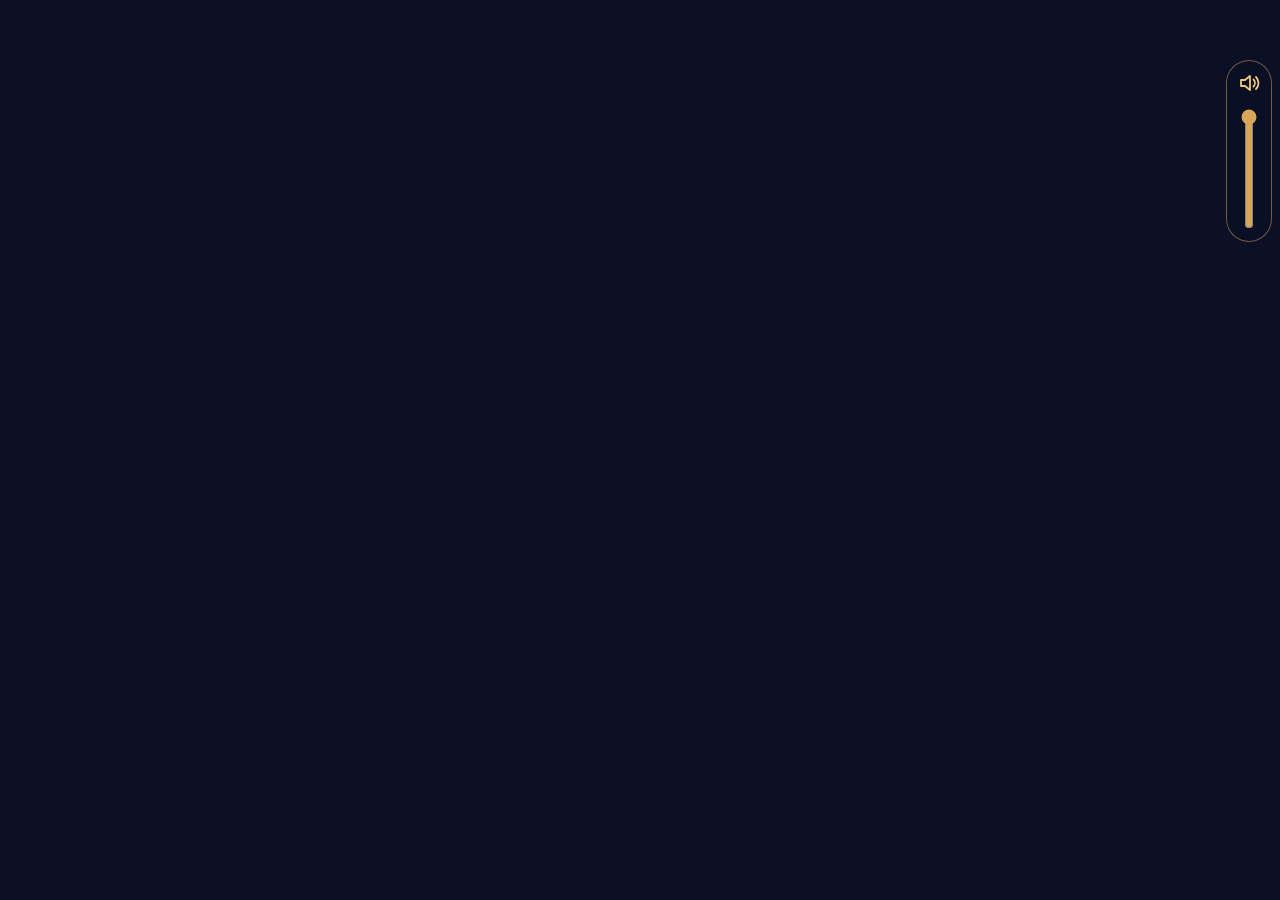
<file: site/editor/preview.html>
<!doctype html>
<html lang="en">
  <head>
    <meta http-equiv="Content-Security-Policy" content="default-src &#39;self&#39;; script-src &#39;self&#39;; style-src &#39;self&#39; &#39;unsafe-inline&#39;; img-src &#39;self&#39; blob: data:; media-src &#39;self&#39; blob: data:; connect-src &#39;self&#39; blob: data:; font-src &#39;self&#39;; object-src &#39;none&#39;; base-uri &#39;self&#39;; form-action &#39;none&#39;">

    <meta charset="UTF-8" />
    <meta name="viewport" content="width=device-width, initial-scale=1" />
    <link rel="icon" href="data:," />
    <title>Preview</title>
    <script type="module" crossorigin src="../assets/preview-CD0LelXz.js"></script>
    <link rel="modulepreload" crossorigin href="../assets/tale-theme-By7Uq3wO.js">
    <link rel="stylesheet" crossorigin href="../assets/tale-theme-B_IHiEv4.css">
  </head>
  <body>
    <div id="app"></div>
  </body>
</html>
</file>
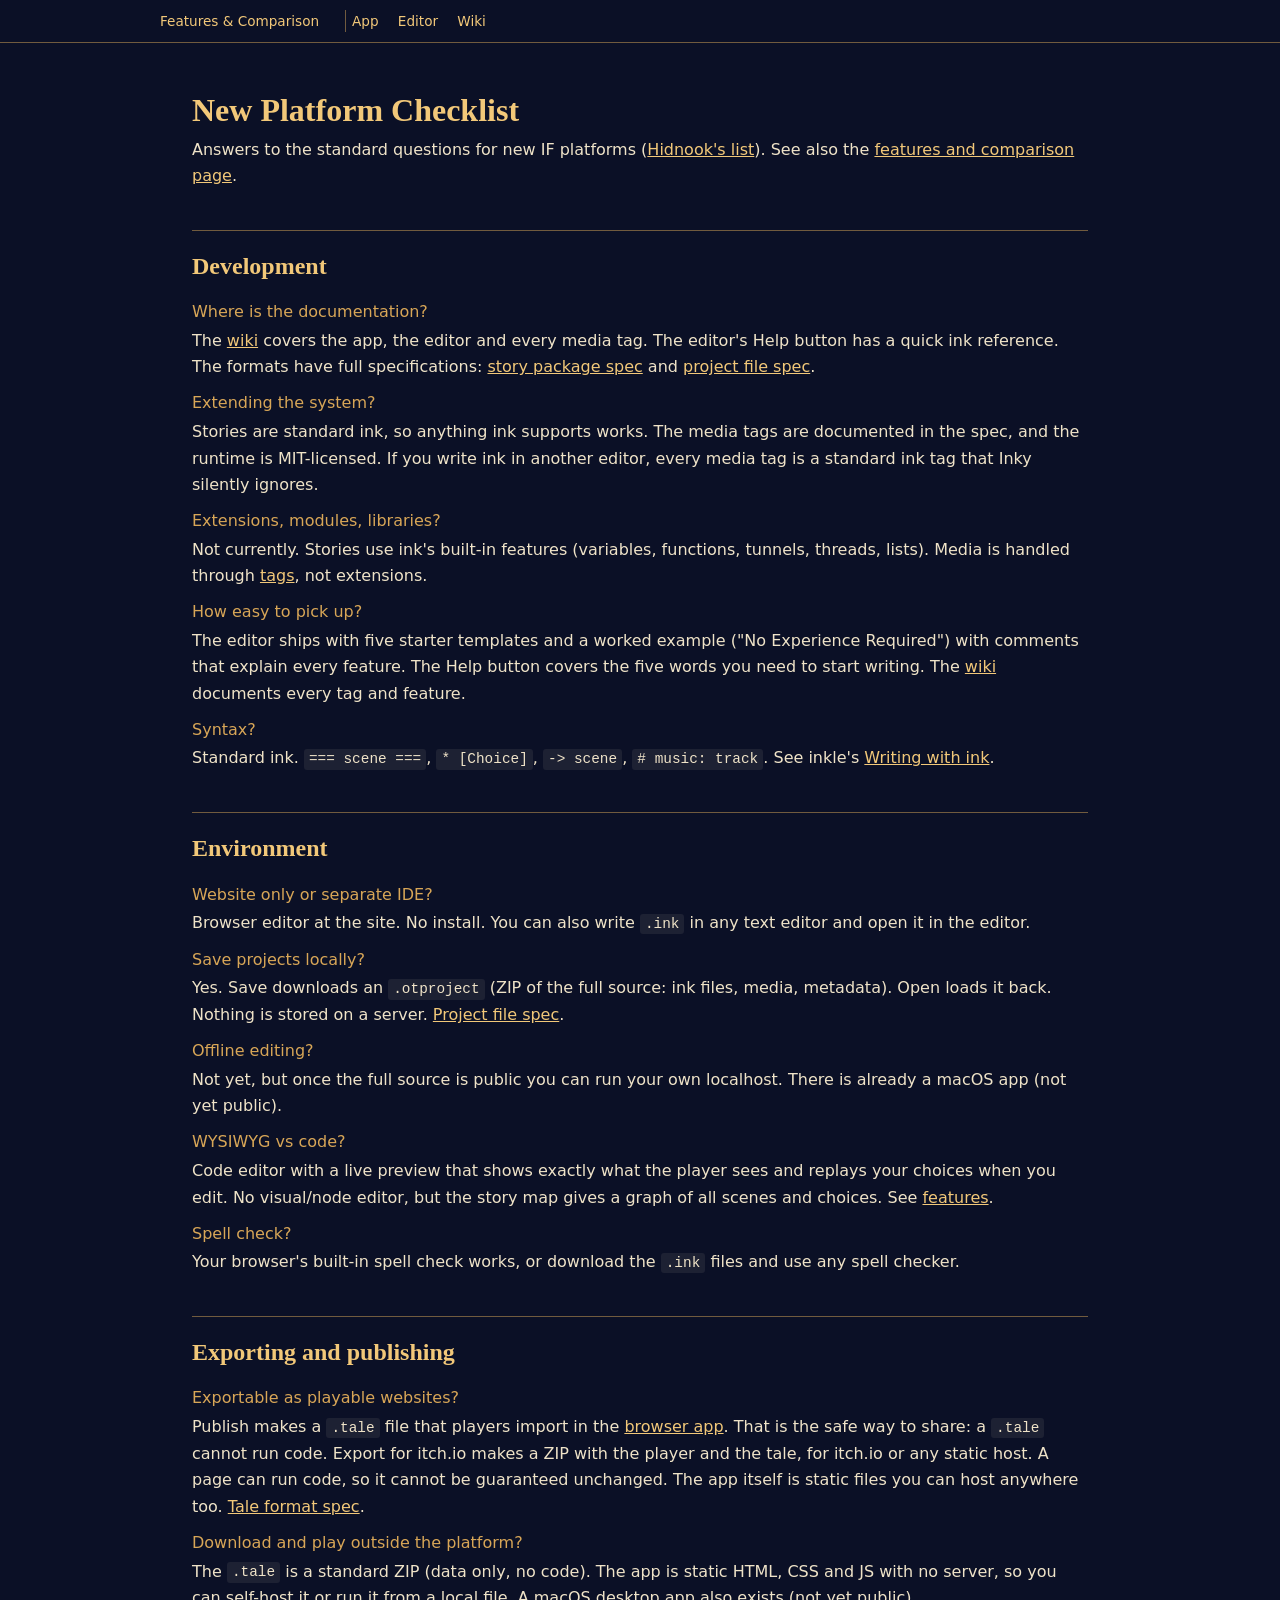
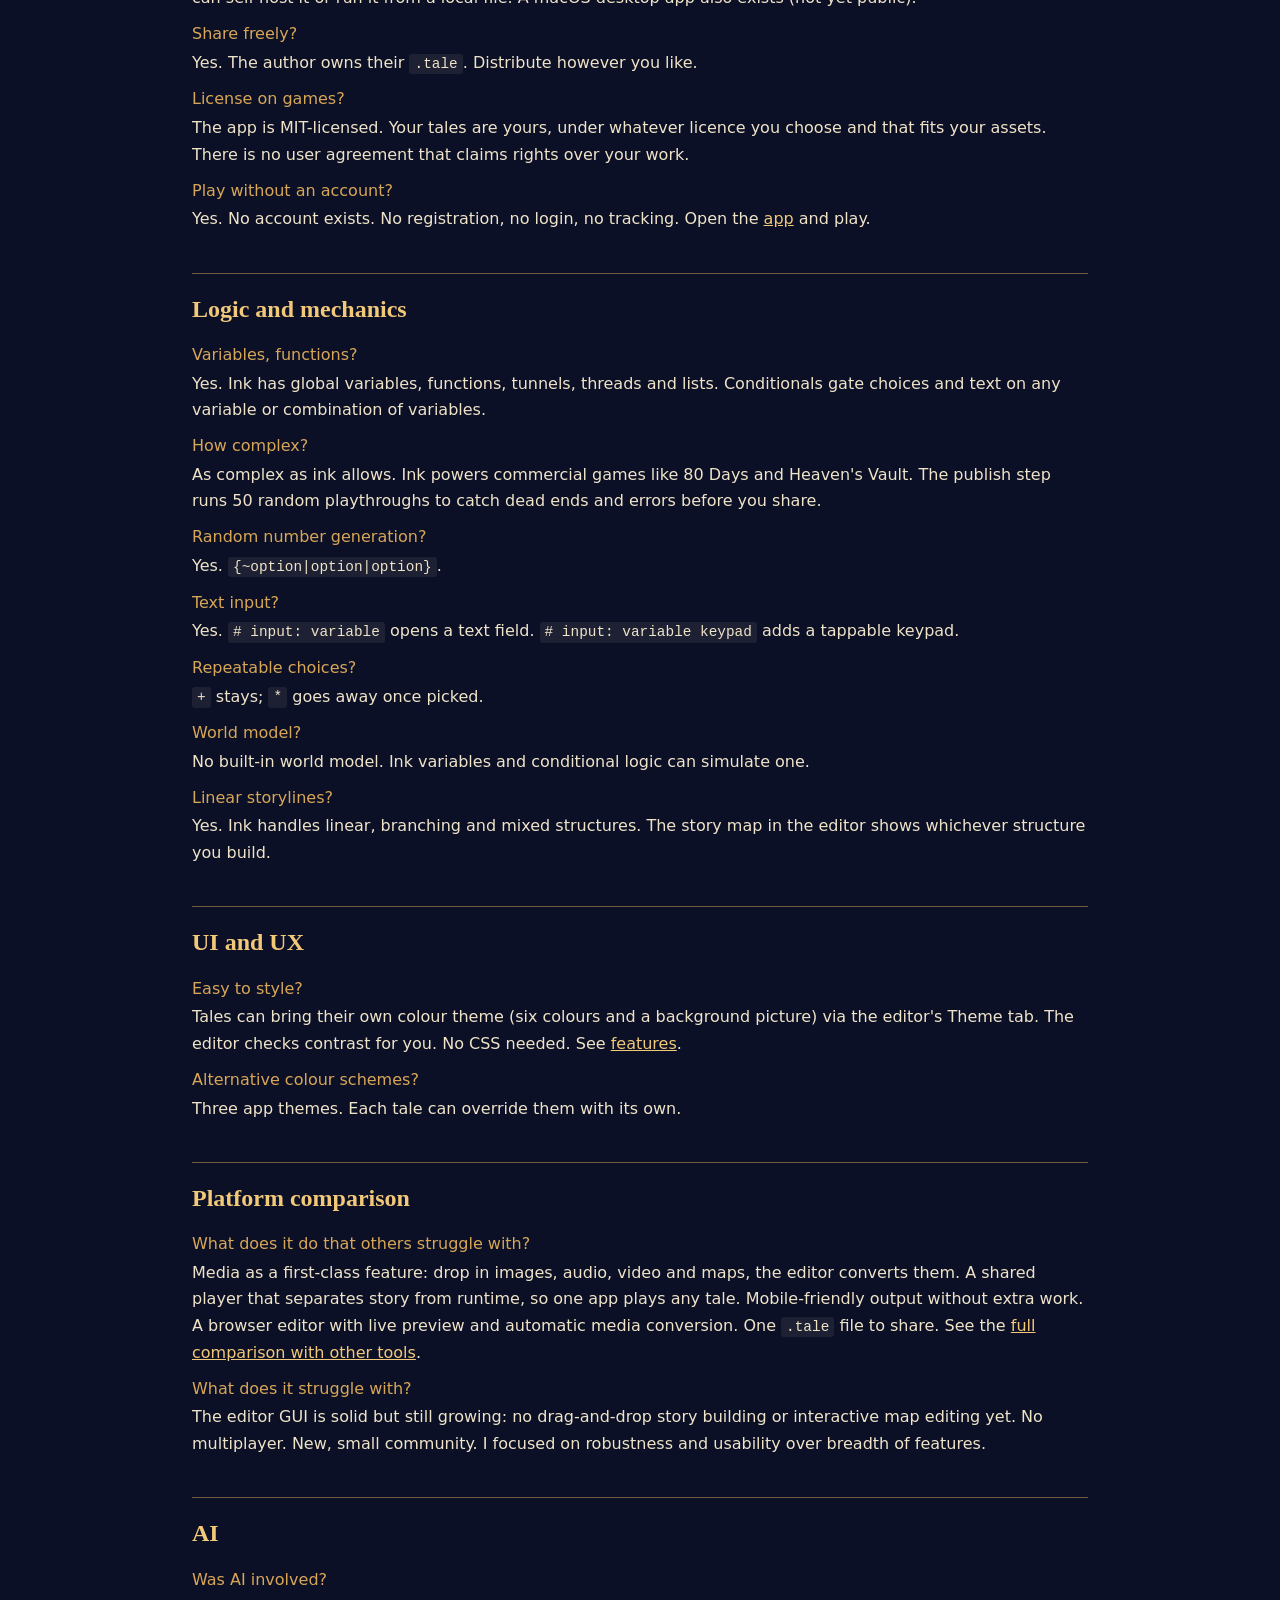
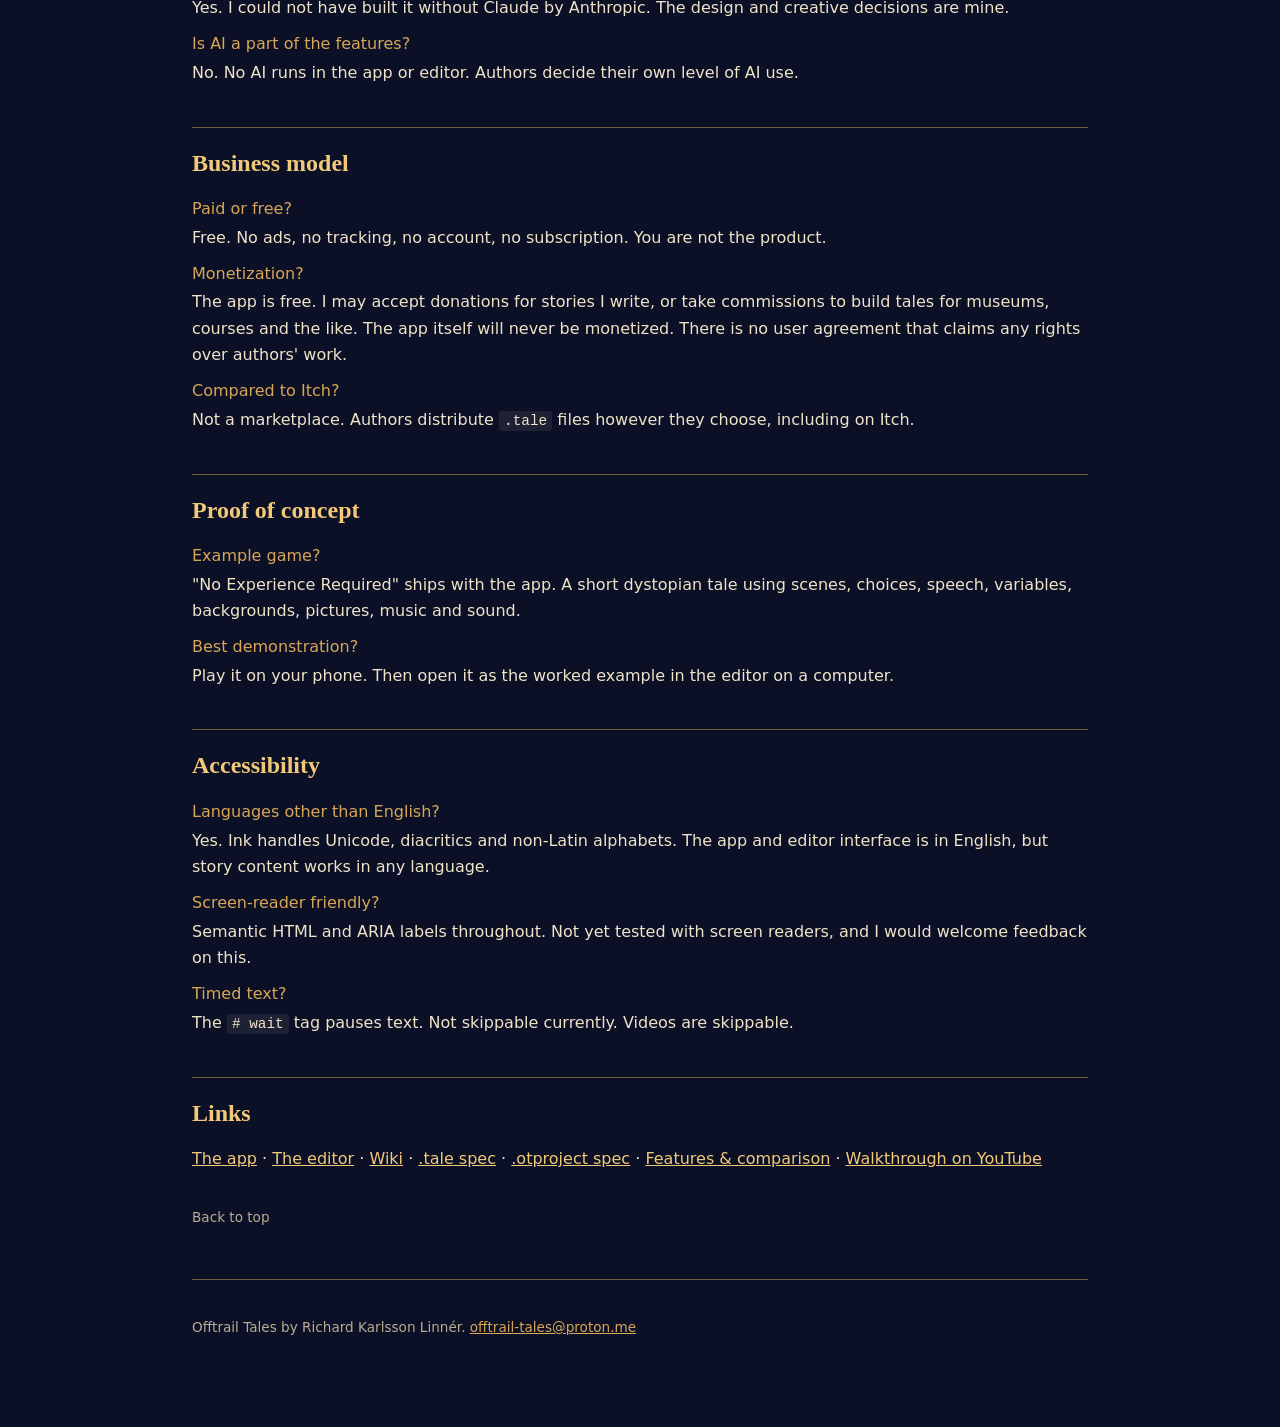
<file: site/features/checklist.html>
<!doctype html>
<html lang="en">
  <head>
    <meta http-equiv="Content-Security-Policy" content="default-src &#39;self&#39;; script-src &#39;self&#39;; style-src &#39;self&#39; &#39;unsafe-inline&#39;; img-src &#39;self&#39; blob: data:; media-src &#39;self&#39; blob: data:; connect-src &#39;self&#39; blob: data:; font-src &#39;self&#39;; object-src &#39;none&#39;; base-uri &#39;self&#39;; form-action &#39;none&#39;">

    <meta charset="UTF-8" />
    <meta name="viewport" content="width=device-width, initial-scale=1" />
    <meta name="theme-color" content="#0b1026" />
    <link rel="icon" href="data:," />
    <title>Offtrail Tales — New Platform Checklist</title>
    <style>:root{--night:#0b1026;--panel:color-mix(in srgb, var(--night) 72%, transparent);--parchment:#efe3c8;--parchment-dim:#b9ad94;--accent:#d8a657;--accent-bright:#f2c879;--accent-line:color-mix(in srgb, var(--accent) 50%, transparent);--separator:var(--accent);--serif:"Iowan Old Style", "Palatino Linotype", Palatino, "Book Antiqua", Georgia, serif;--sans:system-ui, -apple-system, "Segoe UI", Roboto, sans-serif;--mono:ui-monospace, "SF Mono", "Cascadia Code", "Consolas", monospace;--lightningcss-light: ;--lightningcss-dark:initial;color-scheme:dark}*,:before,:after{box-sizing:border-box}html{scroll-behavior:smooth}body{background:var(--night);color:var(--parchment);font-family:var(--sans);-webkit-text-size-adjust:100%;margin:0;padding:0;font-size:1rem;line-height:1.65}.page{max-width:60rem;margin:0 auto;padding:2rem 1rem 4rem}@media (width>=600px){.page{padding:3rem 2rem 5rem}}nav{z-index:10;background:var(--night);border-bottom:1px solid var(--accent-line);padding:.6rem 1rem;font-size:.85rem;position:sticky;top:0}nav a{color:var(--accent-bright);white-space:nowrap;margin-right:1.2rem;text-decoration:none}nav a:hover{text-decoration:underline}.nav-inner{flex-wrap:wrap;gap:.3rem 0;max-width:60rem;margin:0 auto;display:flex}.nav-sep{border-left:1px solid var(--accent-line);margin:0 .4rem}h1{font-family:var(--serif);color:var(--accent-bright);margin:0 0 .5rem;font-size:2rem;line-height:1.2}h1+p{margin-top:0}h2{font-family:var(--serif);color:var(--accent-bright);border-top:1px solid var(--accent-line);margin:2.5rem 0 .8rem;padding-top:1rem;font-size:1.5rem}p{margin:.8rem 0}a{color:var(--accent-bright)}strong{color:var(--accent)}em{color:var(--accent);font-style:normal}code{font-family:var(--mono);background:color-mix(in srgb, var(--parchment) 8%, transparent);border-radius:3px;padding:.15em .35em;font-size:.9em}.qa{margin:.6rem 0}.qa em{margin-bottom:.15rem;display:block}footer{border-top:1px solid var(--accent-line);color:var(--parchment-dim);margin-top:3rem;padding-top:1.5rem;font-size:.85rem}footer a{color:var(--accent)}.top-link{color:var(--parchment-dim);margin-top:1.5rem;font-size:.85rem;text-decoration:none;display:inline-block}.top-link:hover{color:var(--accent-bright)}</style>
  </head>
  <body>
    <nav>
      <div class="nav-inner">
        <a href="./">Features &amp; Comparison</a>
        <span class="nav-sep"></span>
        <a href="../">App</a>
        <a href="../editor/">Editor</a>
        <a href="../wiki/">Wiki</a>
      </div>
    </nav>

    <div class="page" id="top">
      <h1>New Platform Checklist</h1>
      <p>
        Answers to the standard questions for new IF platforms
        (<a href="https://intfiction.org/t/a-checklist-of-questions-for-new-authoring-systems/78437">Hidnook's list</a>).
        See also the <a href="./">features and comparison page</a>.
      </p>

      <h2 id="development">Development</h2>

      <div class="qa">
        <em>Where is the documentation?</em>
        The <a href="../wiki/">wiki</a> covers the app, the editor and every
        media tag. The editor's Help button has a quick ink reference. The
        formats have full specifications:
        <a href="../wiki/story-package-spec.md">story package spec</a> and
        <a href="../wiki/otproject-spec.md">project file spec</a>.
      </div>

      <div class="qa">
        <em>Extending the system?</em>
        Stories are standard ink, so anything ink supports works. The media
        tags are documented in the spec, and the runtime is MIT-licensed.
        If you write ink in another editor, every media tag is a standard
        ink tag that Inky silently ignores.
      </div>

      <div class="qa">
        <em>Extensions, modules, libraries?</em>
        Not currently. Stories use ink's built-in features (variables,
        functions, tunnels, threads, lists). Media is handled through
        <a href="../wiki/#media-tags">tags</a>, not extensions.
      </div>

      <div class="qa">
        <em>How easy to pick up?</em>
        The editor ships with five starter templates and a worked example
        ("No Experience Required") with comments that explain every feature.
        The Help button covers the five words you need to start writing.
        The <a href="../wiki/">wiki</a> documents every tag and feature.
      </div>

      <div class="qa">
        <em>Syntax?</em>
        Standard ink. <code>=== scene ===</code>, <code>* [Choice]</code>,
        <code>-> scene</code>, <code># music: track</code>. See inkle's
        <a href="https://github.com/inkle/ink/blob/master/Documentation/WritingWithInk.md">Writing with ink</a>.
      </div>

      <h2 id="environment">Environment</h2>

      <div class="qa">
        <em>Website only or separate IDE?</em>
        Browser editor at the site. No install. You can also write
        <code>.ink</code> in any text editor and open it in the editor.
      </div>

      <div class="qa">
        <em>Save projects locally?</em>
        Yes. Save downloads an <code>.otproject</code> (ZIP of the full
        source: ink files, media, metadata). Open loads it back. Nothing
        is stored on a server.
        <a href="../wiki/otproject-spec.md">Project file spec</a>.
      </div>

      <div class="qa">
        <em>Offline editing?</em>
        Not yet, but once the full source is public you can run your own
        localhost. There is already a macOS app (not yet public).
      </div>

      <div class="qa">
        <em>WYSIWYG vs code?</em>
        Code editor with a live preview that shows exactly what the player
        sees and replays your choices when you edit. No visual/node editor,
        but the story map gives a graph of all scenes and choices. See
        <a href="./#features">features</a>.
      </div>

      <div class="qa">
        <em>Spell check?</em>
        Your browser's built-in spell check works, or download the
        <code>.ink</code> files and use any spell checker.
      </div>

      <h2 id="exporting">Exporting and publishing</h2>

      <div class="qa">
        <em>Exportable as playable websites?</em>
        Publish makes a <code>.tale</code> file that players import in
        the <a href="../">browser app</a>. That is the safe way to share: a
        <code>.tale</code> cannot run code. Export for itch.io makes a ZIP
        with the player and the tale, for itch.io or any static host.
        A page can run code, so it cannot be
        guaranteed unchanged. The app itself is static files you can host
        anywhere too.
        <a href="../wiki/story-package-spec.md">Tale format spec</a>.
      </div>

      <div class="qa">
        <em>Download and play outside the platform?</em>
        The <code>.tale</code> is a standard ZIP (data only, no code). The
        app is static HTML, CSS and JS with no server, so you can self-host
        it or run it from a local file. A macOS desktop app also exists
        (not yet public).
      </div>

      <div class="qa">
        <em>Share freely?</em>
        Yes. The author owns their <code>.tale</code>. Distribute however
        you like.
      </div>

      <div class="qa">
        <em>License on games?</em>
        The app is MIT-licensed. Your tales are yours, under whatever
        licence you choose and that fits your assets. There is no user
        agreement that claims rights over your work.
      </div>

      <div class="qa">
        <em>Play without an account?</em>
        Yes. No account exists. No registration, no login, no tracking.
        Open the <a href="../">app</a> and play.
      </div>

      <h2 id="logic">Logic and mechanics</h2>

      <div class="qa">
        <em>Variables, functions?</em>
        Yes. Ink has global variables, functions, tunnels, threads and
        lists. Conditionals gate choices and text on any variable or
        combination of variables.
      </div>

      <div class="qa">
        <em>How complex?</em>
        As complex as ink allows. Ink powers commercial games like 80 Days
        and Heaven's Vault. The publish step runs 50 random playthroughs
        to catch dead ends and errors before you share.
      </div>

      <div class="qa">
        <em>Random number generation?</em>
        Yes. <code>{~option|option|option}</code>.
      </div>

      <div class="qa">
        <em>Text input?</em>
        Yes. <code># input: variable</code> opens a text field.
        <code># input: variable keypad</code> adds a tappable keypad.
      </div>

      <div class="qa">
        <em>Repeatable choices?</em>
        <code>+</code> stays; <code>*</code> goes away once picked.
      </div>

      <div class="qa">
        <em>World model?</em>
        No built-in world model. Ink variables and conditional logic can
        simulate one.
      </div>

      <div class="qa">
        <em>Linear storylines?</em>
        Yes. Ink handles linear, branching and mixed structures. The story
        map in the editor shows whichever structure you build.
      </div>

      <h2 id="ui">UI and UX</h2>

      <div class="qa">
        <em>Easy to style?</em>
        Tales can bring their own colour theme (six colours and a background
        picture) via the editor's Theme tab. The editor checks contrast for
        you. No CSS needed. See <a href="./#features">features</a>.
      </div>

      <div class="qa">
        <em>Alternative colour schemes?</em>
        Three app themes. Each tale can override them with its own.
      </div>

      <h2 id="platform">Platform comparison</h2>

      <div class="qa">
        <em>What does it do that others struggle with?</em>
        Media as a first-class feature: drop in images, audio, video and
        maps, the editor converts them. A shared player that separates
        story from runtime, so one app plays any tale. Mobile-friendly
        output without extra work. A browser editor with live preview and
        automatic media conversion. One <code>.tale</code> file to share.
        See the <a href="./">full comparison with other tools</a>.
      </div>

      <div class="qa">
        <em>What does it struggle with?</em>
        The editor GUI is solid but still growing: no drag-and-drop story
        building or interactive map editing yet.
        No multiplayer. New, small community. I focused on robustness and
        usability over breadth of features.
      </div>

      <h2 id="ai">AI</h2>

      <div class="qa">
        <em>Was AI involved?</em>
        Yes. I could not have built it without Claude by Anthropic. The
        design and creative decisions are mine.
      </div>

      <div class="qa">
        <em>Is AI a part of the features?</em>
        No. No AI runs in the app or editor. Authors decide their own level
        of AI use.
      </div>

      <h2 id="business">Business model</h2>

      <div class="qa">
        <em>Paid or free?</em>
        Free. No ads, no tracking, no account, no subscription. You are not
        the product.
      </div>

      <div class="qa">
        <em>Monetization?</em>
        The app is free. I may accept donations for stories I write, or take
        commissions to build tales for museums, courses and the like. The app
        itself will never be monetized. There is no user agreement that
        claims any rights over authors' work.
      </div>

      <div class="qa">
        <em>Compared to Itch?</em>
        Not a marketplace. Authors distribute <code>.tale</code> files
        however they choose, including on Itch.
      </div>

      <h2 id="proof">Proof of concept</h2>

      <div class="qa">
        <em>Example game?</em>
        "No Experience Required" ships with the app. A short dystopian tale
        using scenes, choices, speech, variables, backgrounds, pictures,
        music and sound.
      </div>

      <div class="qa">
        <em>Best demonstration?</em>
        Play it on your phone. Then open it as the worked example in the
        editor on a computer.
      </div>

      <h2 id="accessibility">Accessibility</h2>

      <div class="qa">
        <em>Languages other than English?</em>
        Yes. Ink handles Unicode, diacritics and non-Latin alphabets. The
        app and editor interface is in English, but story content works in
        any language.
      </div>

      <div class="qa">
        <em>Screen-reader friendly?</em>
        Semantic HTML and ARIA labels throughout. Not yet tested with
        screen readers, and I would welcome feedback on this.
      </div>

      <div class="qa">
        <em>Timed text?</em>
        The <code># wait</code> tag pauses text. Not skippable currently.
        Videos are skippable.
      </div>

      <h2 id="links">Links</h2>

      <div class="qa">
        <a href="../">The app</a> · <a href="../editor/">The editor</a> ·
        <a href="../wiki/">Wiki</a> ·
        <a href="../wiki/story-package-spec.md">.tale spec</a> ·
        <a href="../wiki/otproject-spec.md">.otproject spec</a> ·
        <a href="./">Features &amp; comparison</a> ·
        <a href="https://www.youtube.com/watch?v=zCyA-NrY04E">Walkthrough on YouTube</a>
      </div>

      <a class="top-link" href="#top">Back to top</a>

      <footer>
        <p>
          Offtrail Tales by Richard Karlsson Linn&eacute;r.
          <a href="mailto:offtrail-tales@proton.me">offtrail-tales@proton.me</a>
        </p>
      </footer>
    </div>
  </body>
</html>
</file>
<file: site/assets/main-B_IHiEv4.css>
:root{--night:#0b1026;--panel:color-mix(in srgb, var(--night) 72%, transparent);--parchment:#efe3c8;--parchment-dim:#b9ad94;--accent:#d8a657;--accent-bright:#f2c879;--accent-line:color-mix(in srgb, var(--accent) 50%, transparent);--accent-wash:color-mix(in srgb, var(--accent) 8%, transparent);--separator:var(--accent);--serif:"Iowan Old Style", "Palatino Linotype", Palatino, "Book Antiqua", Georgia, serif;--sans:system-ui, -apple-system, "Segoe UI", Roboto, sans-serif;--text-scale:1;--lightningcss-light: ;--lightningcss-dark:initial;color-scheme:dark}:root[data-text-size=small]{--text-scale:.88}:root[data-text-size=large]{--text-scale:1.2}:root[data-theme=neon-city]{--night:#140829;--parchment:#f1eafb;--parchment-dim:#b7aacb;--accent:#ff9b40;--accent-bright:#ffc27d}:root[data-theme=scandinavian-80s]{--night:#1d2433;--parchment:#f3ece4;--parchment-dim:#b4aeb0;--accent:#f09a7a;--accent-bright:#ffd2bd}*{box-sizing:border-box}html,body{background:var(--night);height:100%;color:var(--parchment);font-family:var(--sans);-webkit-text-size-adjust:100%;overflow-wrap:anywhere;margin:0}body{overflow:hidden}button{font:inherit;color:inherit;cursor:pointer;touch-action:manipulation}button:focus-visible,summary:focus-visible{outline:2px solid var(--accent-bright);outline-offset:2px}.visually-hidden{clip-path:inset(50%);white-space:nowrap;width:1px;height:1px;position:absolute;overflow:hidden}.fatal{text-align:center;padding:2rem 1rem}.screen{flex-direction:column;height:100dvh;display:flex;position:relative;overflow:hidden}.backdrop{z-index:0;background:radial-gradient(ellipse at 50% 30%, color-mix(in srgb, var(--night), white 12%), var(--night) 70%);position:absolute;inset:0}:root[data-tale-theme] .backdrop{background:var(--night)}.backdrop img{object-fit:cover;width:100%;height:100%;display:block}.backdrop:after{content:"";pointer-events:none;position:absolute;inset:0}.backdrop.dim:after{background:color-mix(in srgb, var(--night) 72%, transparent)}.game .backdrop:after{background:color-mix(in srgb, var(--night) 20%, transparent)}.game .backdrop.is-default:after{background:color-mix(in srgb, var(--night) 72%, transparent)}.sheet-body>button,.dialog-actions>button,.the-end button,.tale-play>button,.tale-import-buttons>button,.menu-buttons>button,.tale-import-buttons>.menu-link,.choice{border:1px solid var(--accent-line);background:var(--accent-wash);min-height:46px;color:var(--accent-bright);font-family:var(--serif);letter-spacing:.02em;border-radius:10px;padding:.55rem 1rem;font-size:1.15rem}button.primary{border-color:var(--accent);background:color-mix(in srgb, var(--accent) 22%, transparent)}button.danger{color:#f1948a;background:#c0392b2e;border-color:#c0392b}:root[data-tale-theme=light] button.danger{color:#a93226}@media (hover:hover){.sheet-body>button:hover,.dialog-actions>button:hover,.the-end button:hover,.tale-play>button:enabled:hover,.tale-import-buttons>button:hover,.menu-buttons>button:hover,.tale-import-buttons>.menu-link:hover,.choice:hover,.tale-card:hover{background:color-mix(in srgb, var(--accent) 18%, transparent)}.tale-actions>.remove:hover,.dialog-actions>button.danger:hover{background:#c0392b2e}}.sheet-body>button:active,.dialog-actions>button:active,.the-end button:active,.tale-play>button:enabled:active,.tale-import-buttons>button:active,.menu-buttons>button:active,.tale-import-buttons>.menu-link:active,.choice:active,.tale-actions>.remove:active{background:color-mix(in srgb, var(--accent) 26%, transparent);transform:translateY(1px);box-shadow:inset 0 2px 5px #0000004d}.tale-actions>.remove:active,.dialog-actions>button.danger:active{background:#c0392b47}.icon-button{min-width:44px;min-height:44px;color:var(--accent-bright);background:0 0;border:0;font-size:1.6rem;line-height:1}:root{--art-ratio:1.5;--art-y:.5;--logo-bottom:.47}:root[data-theme=neon-city]{--art-y:.25;--logo-bottom:.42}:root[data-theme=scandinavian-80s]{--art-y:.1;--logo-bottom:.39}@media (orientation:landscape){:root{--art-ratio:.6667;--art-y:.5;--logo-bottom:.57}:root[data-theme=neon-city]{--art-y:.5;--logo-bottom:.475}:root[data-theme=scandinavian-80s]{--art-y:.5;--logo-bottom:.53}}.title-screen:has(.own-art){--art-ratio:1.5;--art-y:.5;--logo-bottom:.47}@media (orientation:landscape){.title-screen:has(.own-art){--art-ratio:.6667;--art-y:.5;--logo-bottom:.57}}picture.core-art img{object-position:50% calc(var(--art-y) * 100%)}.title-screen h1{z-index:1;font-family:var(--serif);text-align:center;color:var(--accent-bright);margin:18dvh 0 0;font-size:2.6rem;font-weight:400;position:relative}.title-start{z-index:1;background:0 0;border:0;padding:0;position:absolute;inset:0}.title-prompt{--art-height:max(100dvh, 100vw * var(--art-ratio));--under-logo:calc((100dvh - var(--art-height)) * var(--art-y) + var(--art-height) * var(--logo-bottom) + 1rem);left:0;right:0;top:calc((var(--under-logo) + 75dvh) / 2);font-family:var(--serif);letter-spacing:.18em;text-transform:uppercase;color:var(--accent-bright);text-shadow:0 1px 8px var(--night), 0 0 2px var(--night);padding:0 1rem;font-size:clamp(2rem,4.8vmin,3rem);animation:2.4s ease-in-out infinite title-pulse;position:absolute;translate:0 -50%}@keyframes title-pulse{50%{opacity:.45}}.tale-title-screen .backdrop:after{background:color-mix(in srgb, var(--night) 45%, transparent)}.tale-title-card{z-index:1;width:100%;max-width:52rem;padding:0 calc(env(safe-area-inset-right) + 4rem) 0 calc(env(safe-area-inset-left) + 4rem);text-align:center;text-shadow:0 1px 8px var(--night), 0 0 2px var(--night);margin:30dvh auto 0;position:relative}.tale-title-card h1{font-family:var(--serif);text-wrap:balance;color:var(--accent-bright);margin:0;font-size:clamp(2.2rem,9vmin,4rem);font-weight:400;line-height:1.15;animation:.8s ease-out both reveal}.tale-title-card h1:after{content:"";background:var(--separator);width:4rem;height:1px;margin:1.1rem auto;display:block}.tale-title-card p{letter-spacing:.14em;text-transform:uppercase;color:var(--parchment-dim);margin:0;font-size:.85rem;animation:.8s ease-out .3s both reveal}.tale-title-screen .title-prompt{font-size:clamp(1.1rem,2.6vmin,1.5rem);animation:.8s ease-out .9s both reveal,2.4s ease-in-out 1.7s infinite title-pulse;top:78dvh}.tale-title-screen.is-leaving{opacity:0;transition:opacity .4s ease-in}.credits-text{font-size:.85rem;line-height:1.45}.credits-text p{margin:0 0 .6rem}.credits-text a{color:var(--accent-bright)}.credits-text a[href^=mailto\:]{white-space:nowrap}.credits-text .license{color:var(--parchment-dim);font-size:.75rem}.credits-text h3{font-family:var(--serif);color:var(--accent-bright);margin:1rem 0 .4rem;font-size:1.05rem;font-weight:400}.credits-text ul{margin:0 0 .6rem;padding-left:1.1rem}.credits-text li{margin:0 0 .35rem}.credits-text li::marker{color:var(--accent)}.credits-text .signature{font-family:var(--serif);text-align:right;color:var(--accent-bright);margin:1rem 0 .4rem;font-size:1.05rem;font-style:italic}.credits-text .version{color:var(--parchment-dim);margin:1rem 0 0;font-size:.7rem}.bar{z-index:1;padding:calc(env(safe-area-inset-top) + .4rem) 1rem .4rem .5rem;background:linear-gradient(color-mix(in srgb, var(--night) 92%, transparent), color-mix(in srgb, var(--night) 60%, transparent));align-items:center;gap:.25rem;display:flex;position:relative}.bar h2{font-family:var(--serif);color:var(--accent-bright);white-space:nowrap;text-overflow:ellipsis;margin:0;font-size:1.15rem;font-weight:400;overflow:hidden}.map-button{border:1px solid var(--accent-line);background:var(--accent-wash);min-height:38px;color:var(--accent-bright);font-family:var(--serif);border-radius:999px;flex:none;align-items:center;gap:.4rem;margin-left:auto;padding:.3rem .85rem .3rem .7rem;font-size:1.05rem;display:inline-flex}.map-button[hidden]{display:none}.map-button svg{fill:none;stroke:currentColor;stroke-width:1.8px;stroke-linejoin:round;width:1.15rem;height:1.15rem}@media (hover:hover){.map-button:hover{background:color-mix(in srgb, var(--accent) 18%, transparent)}}.scroll{z-index:1;overscroll-behavior:contain;padding:calc(env(safe-area-inset-top) + 1.5rem) 1rem calc(env(safe-area-inset-bottom) + 1.5rem);flex:1;position:relative;overflow-y:auto}.menu-title{max-width:40rem;font-family:var(--serif);text-align:center;text-wrap:balance;color:var(--accent-bright);margin:0 auto 1.25rem;font-size:clamp(1.75rem,7vw,2.5rem);font-weight:400;line-height:1.2}.tale-list{gap:.9rem;max-width:40rem;margin:0 auto;padding:0;list-style:none;display:grid}.tale-card{border:1px solid var(--accent-line);background:var(--panel);text-align:left;border-radius:14px;gap:.9rem;width:100%;padding:.75rem;display:flex}.tale-cover{aspect-ratio:3/4;background:linear-gradient(160deg, color-mix(in srgb, var(--night), white 18%), var(--night));border-radius:8px;flex:none;width:5.5rem;overflow:hidden}.tale-cover img{object-fit:cover;width:100%;height:100%;display:block}.tale-text{flex-direction:column;gap:.3rem;min-width:0;display:flex}.tale-title{font-family:var(--serif);color:var(--accent-bright);font-size:1.25rem}.tale-authors,.tale-meta{color:var(--parchment-dim);font-size:.85rem}.tale-description{font-size:.95rem;line-height:1.4}.empty{text-align:center;margin:2rem 0}.badge{border:1px solid var(--accent-line);color:var(--accent-bright);border-radius:999px;margin-left:.5rem;padding:0 .45rem;font-size:.75rem}.tale-card[aria-expanded=true]{border-color:var(--accent)}.tale-actions{flex-wrap:wrap-reverse;align-items:center;gap:.5rem;margin-top:.5rem;display:flex}.tale-card[aria-expanded=false]+.tale-actions{display:none}.tale-play{flex:1 0 auto;justify-content:flex-end;gap:.5rem;display:flex}.tale-play>button{padding:.5rem .8rem;font-size:1.05rem}.tale-play>button:disabled{opacity:.4}.tale-actions>.remove{color:#f1948a;background:0 0;border:1px solid #c0392bcc;border-radius:999px;min-height:40px;padding:.3rem .9rem;font-size:.9rem}.tale-import{max-width:40rem;color:var(--parchment-dim);text-align:center;gap:.5rem;margin:1.25rem auto 0;display:grid}.tale-import-buttons{grid-template-columns:repeat(auto-fit,minmax(8rem,1fr));gap:.6rem;display:grid}.divider{background:linear-gradient(90deg, transparent, var(--accent) 15%, var(--accent) 45%, transparent 45%, transparent 55%, var(--accent) 55%, var(--accent) 85%, transparent);border:0;max-width:40rem;height:1px;margin:2rem auto 1.5rem;position:relative;overflow:visible}.divider:after{content:"";background:var(--accent-bright);clip-path:polygon(50% 0,57% 43%,100% 50%,57% 57%,50% 100%,43% 57%,0 50%,43% 43%);width:1.1rem;height:1.1rem;position:absolute;top:50%;left:50%;transform:translate(-50%,-50%)}.menu-buttons{grid-auto-columns:minmax(max-content,1fr);grid-auto-flow:column;gap:.6rem;max-width:40rem;margin:1.5rem auto 0;display:grid}@media (width<=39.99rem){.menu-buttons{grid-template-columns:1fr 1fr;grid-auto-flow:row}.menu-buttons>:last-child:nth-child(odd){grid-column:1/-1}}.menu-link{text-align:center;text-decoration:none}.story-scroll{z-index:1;overscroll-behavior:contain;flex:1;position:relative;overflow-y:auto}.story-column{max-width:40rem;min-height:100%;padding:1.25rem 1.25rem calc(env(safe-area-inset-bottom) + 2.5rem);background:var(--panel);margin:0 auto}.beat{font-family:var(--serif);font-size:calc(1.125rem * var(--text-scale));animation:.5s ease-out both reveal;animation-delay:calc(var(--i,0) * .11s);margin:0 0 1em;line-height:1.65}@keyframes reveal{0%{opacity:0;transform:translateY(.4em)}}.speech{margin:0 0 1em}.speech>*{border-left:2px solid var(--accent-line);margin:0;padding:0 0 .4em .9rem}.speech>:last-child{padding-bottom:0}.speaker{font-family:var(--sans);font-size:calc(.75rem * var(--text-scale));letter-spacing:.14em;text-transform:uppercase;color:var(--accent-bright);animation:.5s ease-out both reveal;animation-delay:calc(var(--i,0) * .11s)}.chosen{font-family:var(--serif);font-size:calc(1rem * var(--text-scale));text-align:center;color:var(--accent-bright);align-items:center;gap:.75rem;margin:1.75em 0;font-style:italic;display:flex}.chosen:before,.chosen:after{content:"";background:linear-gradient(90deg, transparent, var(--separator));flex:1;min-width:1.5rem;height:1px}.chosen:after{background:linear-gradient(90deg, var(--separator), transparent)}[data-scene-theme]{--panel:color-mix(in srgb, var(--night) 72%, transparent);--accent-line:color-mix(in srgb, var(--accent) 50%, transparent);--accent-wash:color-mix(in srgb, var(--accent) 8%, transparent)}.scene[data-scene-theme],.choices[data-scene-theme]{color:var(--parchment)}[data-scene-theme=background]{background:var(--panel)}.scene[data-scene-theme=background],.choices[data-scene-theme=background]{margin-inline:-1.25rem;padding-inline:1.25rem;display:flow-root}.choices[data-scene-theme=background]{margin-top:0;padding-block:1.75rem 1rem}.story-image{margin:.25rem 0 1.25rem;display:block}.story-image img{cursor:zoom-in;border-radius:10px;max-width:100%;max-height:55dvh;margin:0 auto;display:block;box-shadow:0 6px 24px #00000073}.story-image[data-frame=line] img{border:1px solid var(--accent-line)}.story-image[data-frame=mat] img{border:1px solid var(--accent-line);background:color-mix(in srgb, var(--night), white 7%);border-radius:12px;padding:8px}.story-image[data-frame=double] img{border:1px solid var(--accent-line);outline:1px solid var(--accent-line);outline-offset:5px}.story-image[data-frame=glow] img{box-shadow:0 0 0 1px var(--accent), 0 0 26px color-mix(in srgb, var(--accent) 45%, transparent), 0 6px 24px #00000073}.story-image[data-frame=print] img{background:var(--parchment);border-radius:3px;padding:10px 10px 34px;transform:rotate(-1.5deg)}.choices{gap:.6rem;margin-top:1.75rem;display:grid}.choice{width:100%;min-height:48px;font-size:calc(1.05rem * var(--text-scale));text-align:left;padding:.7rem 1rem;line-height:1.35}.the-end{text-align:center;gap:.6rem;margin-top:1rem;display:grid}.the-end p{font-family:var(--serif);letter-spacing:.08em;color:var(--accent-bright);margin:0 0 .5rem;font-size:1.6rem}dialog.sheet{max-width:none;max-height:none;color:var(--parchment);background:0 0;border:0;padding:0}dialog.sheet::backdrop{background:#0000008c}.sheet-body{border:1px solid var(--accent-line);background:color-mix(in srgb, var(--night), white 4%);border-radius:16px;outline:none;gap:.6rem;width:min(20rem,100vw - 2rem);max-height:calc(100dvh - 2rem);padding:1.1rem;display:grid;overflow-y:auto}.sheet-body h2{font-family:var(--serif);text-align:center;color:var(--accent-bright);margin:0 0 .4rem;font-weight:400}.dialog-message{white-space:pre-line;color:var(--parchment);margin:.25rem 0 .5rem;line-height:1.5}.dialog-actions{grid-template-columns:1fr 1fr;gap:.75rem;margin-top:.5rem;display:grid}.download-choice{margin:.15em 0;display:block}.download-choice.indented{margin-left:1.6em}.copy-field{box-sizing:border-box;width:100%;padding:.3em;font-family:monospace;font-size:.85em}.prompt{gap:.6rem;display:grid}.prompt .dialog-actions{grid-template-columns:repeat(3,1fr)}.prompt-field{border:1px solid var(--accent-line);background:var(--night);width:100%;min-height:46px;color:var(--parchment);font-family:var(--serif);border-radius:10px;padding:.55rem .75rem;font-size:1.15rem}.prompt-note{color:var(--parchment-dim);margin:0;font-size:.9rem}.prompt-note:empty{display:none}.prompt-field:focus-visible{outline:2px solid var(--accent-bright);outline-offset:2px}.sheet-body:has(.keypad){width:min(24rem,100vw - 2rem)}.keypad{position:relative}.keypad picture,.keypad img{border-radius:10px;width:100%;height:auto;display:block}.keypad-key{background:0 0;border:0;border-radius:10px;padding:0;position:absolute}.keypad-key:active{background:color-mix(in srgb, var(--accent) 25%, transparent)}@media (hover:hover){.keypad-key:hover{background:color-mix(in srgb, var(--accent) 12%, transparent)}}.map-sheet .sheet-body{--map-pad:.6rem;--map-bar:44px;--map-gap:.4rem;gap:var(--map-gap);width:auto;min-width:min(17rem,100vw - 2rem);padding:var(--map-pad);overflow:hidden}.map-bar{min-height:var(--map-bar);align-items:center;gap:.15rem;display:flex}.map-bar h2{text-align:left;flex:1;margin:0 0 0 .4rem;font-size:1.2rem}.map-bar .icon-button{font-size:1.5rem}.map-bar .map-close{border:1px solid var(--accent-line);background:var(--accent-wash);border-radius:50%;margin-left:.35rem;font-size:1.15rem}@media (hover:hover){.map-bar .map-close:hover{background:color-mix(in srgb, var(--accent) 22%, transparent)}}.map-frame{background:var(--night);touch-action:none;-webkit-user-select:none;user-select:none;border-radius:10px;justify-self:center;overflow:hidden}.map-frame.is-zoomed{cursor:grab}.map-frame.is-zoomed:active{cursor:grabbing}.map-content{transform-origin:0 0;position:relative}.map-content>picture{display:block}.map-content>picture>img,.map-content>picture>source+img{-webkit-user-drag:none;display:block}.map-content>picture:first-child>img{max-width:calc(100vw - 2rem - 2 * var(--map-pad) - 2px - env(safe-area-inset-left) - env(safe-area-inset-right));max-height:calc(100dvh - 2rem - 2 * var(--map-pad) - 2px - var(--map-bar) - var(--map-gap) - env(safe-area-inset-top) - env(safe-area-inset-bottom))}.map-layer{pointer-events:none;position:absolute;inset:0}.map-layer img{width:100%;height:100%}.progress-message{text-align:center;font-variant-numeric:tabular-nums}.field{color:var(--parchment-dim);gap:.35rem;font-size:.95rem;display:grid}.field-note{margin:0;font-size:.85rem;line-height:1.4}.field input[type=range]{width:100%;min-height:44px;accent-color:var(--accent)}.segmented{grid-template-columns:repeat(3,1fr);gap:.4rem;display:grid}.segmented button{border:1px solid var(--accent-line);background:0 0;border-radius:8px;min-height:44px}.segmented button[aria-pressed=true]{border-color:var(--accent);background:color-mix(in srgb, var(--accent) 25%, transparent);color:var(--accent-bright)}.theme-grid{grid-template-columns:repeat(auto-fill,minmax(4.5rem,6rem));gap:.4rem;display:grid}.theme-option{color:var(--parchment-dim);background:0 0;border:1px solid #0000;border-radius:8px;gap:.25rem;padding:.2rem;font-size:.7rem;line-height:1.2;display:grid}.theme-option img{aspect-ratio:3/4;object-fit:cover;object-position:center 30%;border-radius:6px;width:100%;display:block}.theme-option[aria-pressed=true]{border-color:var(--accent);color:var(--accent-bright)}.test-grid{grid-template-columns:1fr 1fr;gap:.4rem;display:grid}.test-grid button{border:1px solid var(--accent-line);background:var(--accent-wash);min-height:44px;color:var(--accent-bright);border-radius:8px}.video-overlay{z-index:9;background:#000;place-items:center;display:grid;position:fixed;inset:0}.video-frame{object-fit:contain;width:100%;height:100%}.video-skip{right:calc(env(safe-area-inset-right) + 1rem);bottom:calc(env(safe-area-inset-bottom) + 1.25rem);border:1px solid var(--accent-line);background:color-mix(in srgb, var(--night) 70%, transparent);min-height:44px;color:var(--accent-bright);font-family:var(--serif);border-radius:22px;padding:.5rem 1.4rem;font-size:1.05rem;position:absolute}.video-start{border:1px solid var(--accent);background:color-mix(in srgb, var(--night) 70%, transparent);width:4.5rem;height:4.5rem;color:var(--accent-bright);border-radius:50%;font-size:1.8rem;position:absolute}.video-start[hidden]{display:none}.audio-rail{z-index:10;top:calc(env(safe-area-inset-top) + 3.75rem);right:calc(env(safe-area-inset-right) + .5rem);border:1px solid var(--accent-line);background:color-mix(in srgb, var(--night) 62%, transparent);-webkit-backdrop-filter:blur(6px);backdrop-filter:blur(6px);border-radius:23px;flex-direction:column;align-items:center;gap:.25rem;width:46px;padding:0 0 .75rem;display:flex;position:fixed}.audio-rail .icon-button{place-items:center;display:grid}.audio-rail svg{width:24px;height:24px}.audio-rail input[type=range]{writing-mode:vertical-lr;width:24px;height:7.5rem;accent-color:var(--accent);direction:rtl;margin:0}.audio-rail.is-muted input[type=range]{opacity:.4}@media (width<=47.99rem){.story-column,.scroll{padding-right:calc(env(safe-area-inset-right) + 4rem)}}@media (width>=768px){.beat{font-size:calc(1.25rem * var(--text-scale))}.story-column{padding-inline:2rem}}@media (prefers-reduced-motion:reduce){.beat,.speaker,.title-prompt,.tale-title-card h1,.tale-title-card p,.tale-title-screen .title-prompt{animation:none}}
</file>
<file: site/assets/tale-theme-B_IHiEv4.css>
:root{--night:#0b1026;--panel:color-mix(in srgb, var(--night) 72%, transparent);--parchment:#efe3c8;--parchment-dim:#b9ad94;--accent:#d8a657;--accent-bright:#f2c879;--accent-line:color-mix(in srgb, var(--accent) 50%, transparent);--accent-wash:color-mix(in srgb, var(--accent) 8%, transparent);--separator:var(--accent);--serif:"Iowan Old Style", "Palatino Linotype", Palatino, "Book Antiqua", Georgia, serif;--sans:system-ui, -apple-system, "Segoe UI", Roboto, sans-serif;--text-scale:1;--lightningcss-light: ;--lightningcss-dark:initial;color-scheme:dark}:root[data-text-size=small]{--text-scale:.88}:root[data-text-size=large]{--text-scale:1.2}:root[data-theme=neon-city]{--night:#140829;--parchment:#f1eafb;--parchment-dim:#b7aacb;--accent:#ff9b40;--accent-bright:#ffc27d}:root[data-theme=scandinavian-80s]{--night:#1d2433;--parchment:#f3ece4;--parchment-dim:#b4aeb0;--accent:#f09a7a;--accent-bright:#ffd2bd}*{box-sizing:border-box}html,body{background:var(--night);height:100%;color:var(--parchment);font-family:var(--sans);-webkit-text-size-adjust:100%;overflow-wrap:anywhere;margin:0}body{overflow:hidden}button{font:inherit;color:inherit;cursor:pointer;touch-action:manipulation}button:focus-visible,summary:focus-visible{outline:2px solid var(--accent-bright);outline-offset:2px}.visually-hidden{clip-path:inset(50%);white-space:nowrap;width:1px;height:1px;position:absolute;overflow:hidden}.fatal{text-align:center;padding:2rem 1rem}.screen{flex-direction:column;height:100dvh;display:flex;position:relative;overflow:hidden}.backdrop{z-index:0;background:radial-gradient(ellipse at 50% 30%, color-mix(in srgb, var(--night), white 12%), var(--night) 70%);position:absolute;inset:0}:root[data-tale-theme] .backdrop{background:var(--night)}.backdrop img{object-fit:cover;width:100%;height:100%;display:block}.backdrop:after{content:"";pointer-events:none;position:absolute;inset:0}.backdrop.dim:after{background:color-mix(in srgb, var(--night) 72%, transparent)}.game .backdrop:after{background:color-mix(in srgb, var(--night) 20%, transparent)}.game .backdrop.is-default:after{background:color-mix(in srgb, var(--night) 72%, transparent)}.sheet-body>button,.dialog-actions>button,.the-end button,.tale-play>button,.tale-import-buttons>button,.menu-buttons>button,.tale-import-buttons>.menu-link,.choice{border:1px solid var(--accent-line);background:var(--accent-wash);min-height:46px;color:var(--accent-bright);font-family:var(--serif);letter-spacing:.02em;border-radius:10px;padding:.55rem 1rem;font-size:1.15rem}button.primary{border-color:var(--accent);background:color-mix(in srgb, var(--accent) 22%, transparent)}button.danger{color:#f1948a;background:#c0392b2e;border-color:#c0392b}:root[data-tale-theme=light] button.danger{color:#a93226}@media (hover:hover){.sheet-body>button:hover,.dialog-actions>button:hover,.the-end button:hover,.tale-play>button:enabled:hover,.tale-import-buttons>button:hover,.menu-buttons>button:hover,.tale-import-buttons>.menu-link:hover,.choice:hover,.tale-card:hover{background:color-mix(in srgb, var(--accent) 18%, transparent)}.tale-actions>.remove:hover,.dialog-actions>button.danger:hover{background:#c0392b2e}}.sheet-body>button:active,.dialog-actions>button:active,.the-end button:active,.tale-play>button:enabled:active,.tale-import-buttons>button:active,.menu-buttons>button:active,.tale-import-buttons>.menu-link:active,.choice:active,.tale-actions>.remove:active{background:color-mix(in srgb, var(--accent) 26%, transparent);transform:translateY(1px);box-shadow:inset 0 2px 5px #0000004d}.tale-actions>.remove:active,.dialog-actions>button.danger:active{background:#c0392b47}.icon-button{min-width:44px;min-height:44px;color:var(--accent-bright);background:0 0;border:0;font-size:1.6rem;line-height:1}:root{--art-ratio:1.5;--art-y:.5;--logo-bottom:.47}:root[data-theme=neon-city]{--art-y:.25;--logo-bottom:.42}:root[data-theme=scandinavian-80s]{--art-y:.1;--logo-bottom:.39}@media (orientation:landscape){:root{--art-ratio:.6667;--art-y:.5;--logo-bottom:.57}:root[data-theme=neon-city]{--art-y:.5;--logo-bottom:.475}:root[data-theme=scandinavian-80s]{--art-y:.5;--logo-bottom:.53}}.title-screen:has(.own-art){--art-ratio:1.5;--art-y:.5;--logo-bottom:.47}@media (orientation:landscape){.title-screen:has(.own-art){--art-ratio:.6667;--art-y:.5;--logo-bottom:.57}}picture.core-art img{object-position:50% calc(var(--art-y) * 100%)}.title-screen h1{z-index:1;font-family:var(--serif);text-align:center;color:var(--accent-bright);margin:18dvh 0 0;font-size:2.6rem;font-weight:400;position:relative}.title-start{z-index:1;background:0 0;border:0;padding:0;position:absolute;inset:0}.title-prompt{--art-height:max(100dvh, 100vw * var(--art-ratio));--under-logo:calc((100dvh - var(--art-height)) * var(--art-y) + var(--art-height) * var(--logo-bottom) + 1rem);left:0;right:0;top:calc((var(--under-logo) + 75dvh) / 2);font-family:var(--serif);letter-spacing:.18em;text-transform:uppercase;color:var(--accent-bright);text-shadow:0 1px 8px var(--night), 0 0 2px var(--night);padding:0 1rem;font-size:clamp(2rem,4.8vmin,3rem);animation:2.4s ease-in-out infinite title-pulse;position:absolute;translate:0 -50%}@keyframes title-pulse{50%{opacity:.45}}.tale-title-screen .backdrop:after{background:color-mix(in srgb, var(--night) 45%, transparent)}.tale-title-card{z-index:1;width:100%;max-width:52rem;padding:0 calc(env(safe-area-inset-right) + 4rem) 0 calc(env(safe-area-inset-left) + 4rem);text-align:center;text-shadow:0 1px 8px var(--night), 0 0 2px var(--night);margin:30dvh auto 0;position:relative}.tale-title-card h1{font-family:var(--serif);text-wrap:balance;color:var(--accent-bright);margin:0;font-size:clamp(2.2rem,9vmin,4rem);font-weight:400;line-height:1.15;animation:.8s ease-out both reveal}.tale-title-card h1:after{content:"";background:var(--separator);width:4rem;height:1px;margin:1.1rem auto;display:block}.tale-title-card p{letter-spacing:.14em;text-transform:uppercase;color:var(--parchment-dim);margin:0;font-size:.85rem;animation:.8s ease-out .3s both reveal}.tale-title-screen .title-prompt{font-size:clamp(1.1rem,2.6vmin,1.5rem);animation:.8s ease-out .9s both reveal,2.4s ease-in-out 1.7s infinite title-pulse;top:78dvh}.tale-title-screen.is-leaving{opacity:0;transition:opacity .4s ease-in}.credits-text{font-size:.85rem;line-height:1.45}.credits-text p{margin:0 0 .6rem}.credits-text a{color:var(--accent-bright)}.credits-text a[href^=mailto\:]{white-space:nowrap}.credits-text .license{color:var(--parchment-dim);font-size:.75rem}.credits-text h3{font-family:var(--serif);color:var(--accent-bright);margin:1rem 0 .4rem;font-size:1.05rem;font-weight:400}.credits-text ul{margin:0 0 .6rem;padding-left:1.1rem}.credits-text li{margin:0 0 .35rem}.credits-text li::marker{color:var(--accent)}.credits-text .signature{font-family:var(--serif);text-align:right;color:var(--accent-bright);margin:1rem 0 .4rem;font-size:1.05rem;font-style:italic}.credits-text .version{color:var(--parchment-dim);margin:1rem 0 0;font-size:.7rem}.bar{z-index:1;padding:calc(env(safe-area-inset-top) + .4rem) 1rem .4rem .5rem;background:linear-gradient(color-mix(in srgb, var(--night) 92%, transparent), color-mix(in srgb, var(--night) 60%, transparent));align-items:center;gap:.25rem;display:flex;position:relative}.bar h2{font-family:var(--serif);color:var(--accent-bright);white-space:nowrap;text-overflow:ellipsis;margin:0;font-size:1.15rem;font-weight:400;overflow:hidden}.map-button{border:1px solid var(--accent-line);background:var(--accent-wash);min-height:38px;color:var(--accent-bright);font-family:var(--serif);border-radius:999px;flex:none;align-items:center;gap:.4rem;margin-left:auto;padding:.3rem .85rem .3rem .7rem;font-size:1.05rem;display:inline-flex}.map-button[hidden]{display:none}.map-button svg{fill:none;stroke:currentColor;stroke-width:1.8px;stroke-linejoin:round;width:1.15rem;height:1.15rem}@media (hover:hover){.map-button:hover{background:color-mix(in srgb, var(--accent) 18%, transparent)}}.scroll{z-index:1;overscroll-behavior:contain;padding:calc(env(safe-area-inset-top) + 1.5rem) 1rem calc(env(safe-area-inset-bottom) + 1.5rem);flex:1;position:relative;overflow-y:auto}.menu-title{max-width:40rem;font-family:var(--serif);text-align:center;text-wrap:balance;color:var(--accent-bright);margin:0 auto 1.25rem;font-size:clamp(1.75rem,7vw,2.5rem);font-weight:400;line-height:1.2}.tale-list{gap:.9rem;max-width:40rem;margin:0 auto;padding:0;list-style:none;display:grid}.tale-card{border:1px solid var(--accent-line);background:var(--panel);text-align:left;border-radius:14px;gap:.9rem;width:100%;padding:.75rem;display:flex}.tale-cover{aspect-ratio:3/4;background:linear-gradient(160deg, color-mix(in srgb, var(--night), white 18%), var(--night));border-radius:8px;flex:none;width:5.5rem;overflow:hidden}.tale-cover img{object-fit:cover;width:100%;height:100%;display:block}.tale-text{flex-direction:column;gap:.3rem;min-width:0;display:flex}.tale-title{font-family:var(--serif);color:var(--accent-bright);font-size:1.25rem}.tale-authors,.tale-meta{color:var(--parchment-dim);font-size:.85rem}.tale-description{font-size:.95rem;line-height:1.4}.empty{text-align:center;margin:2rem 0}.badge{border:1px solid var(--accent-line);color:var(--accent-bright);border-radius:999px;margin-left:.5rem;padding:0 .45rem;font-size:.75rem}.tale-card[aria-expanded=true]{border-color:var(--accent)}.tale-actions{flex-wrap:wrap-reverse;align-items:center;gap:.5rem;margin-top:.5rem;display:flex}.tale-card[aria-expanded=false]+.tale-actions{display:none}.tale-play{flex:1 0 auto;justify-content:flex-end;gap:.5rem;display:flex}.tale-play>button{padding:.5rem .8rem;font-size:1.05rem}.tale-play>button:disabled{opacity:.4}.tale-actions>.remove{color:#f1948a;background:0 0;border:1px solid #c0392bcc;border-radius:999px;min-height:40px;padding:.3rem .9rem;font-size:.9rem}.tale-import{max-width:40rem;color:var(--parchment-dim);text-align:center;gap:.5rem;margin:1.25rem auto 0;display:grid}.tale-import-buttons{grid-template-columns:repeat(auto-fit,minmax(8rem,1fr));gap:.6rem;display:grid}.divider{background:linear-gradient(90deg, transparent, var(--accent) 15%, var(--accent) 45%, transparent 45%, transparent 55%, var(--accent) 55%, var(--accent) 85%, transparent);border:0;max-width:40rem;height:1px;margin:2rem auto 1.5rem;position:relative;overflow:visible}.divider:after{content:"";background:var(--accent-bright);clip-path:polygon(50% 0,57% 43%,100% 50%,57% 57%,50% 100%,43% 57%,0 50%,43% 43%);width:1.1rem;height:1.1rem;position:absolute;top:50%;left:50%;transform:translate(-50%,-50%)}.menu-buttons{grid-auto-columns:minmax(max-content,1fr);grid-auto-flow:column;gap:.6rem;max-width:40rem;margin:1.5rem auto 0;display:grid}@media (width<=39.99rem){.menu-buttons{grid-template-columns:1fr 1fr;grid-auto-flow:row}.menu-buttons>:last-child:nth-child(odd){grid-column:1/-1}}.menu-link{text-align:center;text-decoration:none}.story-scroll{z-index:1;overscroll-behavior:contain;flex:1;position:relative;overflow-y:auto}.story-column{max-width:40rem;min-height:100%;padding:1.25rem 1.25rem calc(env(safe-area-inset-bottom) + 2.5rem);background:var(--panel);margin:0 auto}.beat{font-family:var(--serif);font-size:calc(1.125rem * var(--text-scale));animation:.5s ease-out both reveal;animation-delay:calc(var(--i,0) * .11s);margin:0 0 1em;line-height:1.65}@keyframes reveal{0%{opacity:0;transform:translateY(.4em)}}.speech{margin:0 0 1em}.speech>*{border-left:2px solid var(--accent-line);margin:0;padding:0 0 .4em .9rem}.speech>:last-child{padding-bottom:0}.speaker{font-family:var(--sans);font-size:calc(.75rem * var(--text-scale));letter-spacing:.14em;text-transform:uppercase;color:var(--accent-bright);animation:.5s ease-out both reveal;animation-delay:calc(var(--i,0) * .11s)}.chosen{font-family:var(--serif);font-size:calc(1rem * var(--text-scale));text-align:center;color:var(--accent-bright);align-items:center;gap:.75rem;margin:1.75em 0;font-style:italic;display:flex}.chosen:before,.chosen:after{content:"";background:linear-gradient(90deg, transparent, var(--separator));flex:1;min-width:1.5rem;height:1px}.chosen:after{background:linear-gradient(90deg, var(--separator), transparent)}[data-scene-theme]{--panel:color-mix(in srgb, var(--night) 72%, transparent);--accent-line:color-mix(in srgb, var(--accent) 50%, transparent);--accent-wash:color-mix(in srgb, var(--accent) 8%, transparent)}.scene[data-scene-theme],.choices[data-scene-theme]{color:var(--parchment)}[data-scene-theme=background]{background:var(--panel)}.scene[data-scene-theme=background],.choices[data-scene-theme=background]{margin-inline:-1.25rem;padding-inline:1.25rem;display:flow-root}.choices[data-scene-theme=background]{margin-top:0;padding-block:1.75rem 1rem}.story-image{margin:.25rem 0 1.25rem;display:block}.story-image img{cursor:zoom-in;border-radius:10px;max-width:100%;max-height:55dvh;margin:0 auto;display:block;box-shadow:0 6px 24px #00000073}.story-image[data-frame=line] img{border:1px solid var(--accent-line)}.story-image[data-frame=mat] img{border:1px solid var(--accent-line);background:color-mix(in srgb, var(--night), white 7%);border-radius:12px;padding:8px}.story-image[data-frame=double] img{border:1px solid var(--accent-line);outline:1px solid var(--accent-line);outline-offset:5px}.story-image[data-frame=glow] img{box-shadow:0 0 0 1px var(--accent), 0 0 26px color-mix(in srgb, var(--accent) 45%, transparent), 0 6px 24px #00000073}.story-image[data-frame=print] img{background:var(--parchment);border-radius:3px;padding:10px 10px 34px;transform:rotate(-1.5deg)}.choices{gap:.6rem;margin-top:1.75rem;display:grid}.choice{width:100%;min-height:48px;font-size:calc(1.05rem * var(--text-scale));text-align:left;padding:.7rem 1rem;line-height:1.35}.the-end{text-align:center;gap:.6rem;margin-top:1rem;display:grid}.the-end p{font-family:var(--serif);letter-spacing:.08em;color:var(--accent-bright);margin:0 0 .5rem;font-size:1.6rem}dialog.sheet{max-width:none;max-height:none;color:var(--parchment);background:0 0;border:0;padding:0}dialog.sheet::backdrop{background:#0000008c}.sheet-body{border:1px solid var(--accent-line);background:color-mix(in srgb, var(--night), white 4%);border-radius:16px;outline:none;gap:.6rem;width:min(20rem,100vw - 2rem);max-height:calc(100dvh - 2rem);padding:1.1rem;display:grid;overflow-y:auto}.sheet-body h2{font-family:var(--serif);text-align:center;color:var(--accent-bright);margin:0 0 .4rem;font-weight:400}.dialog-message{white-space:pre-line;color:var(--parchment);margin:.25rem 0 .5rem;line-height:1.5}.dialog-actions{grid-template-columns:1fr 1fr;gap:.75rem;margin-top:.5rem;display:grid}.download-choice{margin:.15em 0;display:block}.download-choice.indented{margin-left:1.6em}.copy-field{box-sizing:border-box;width:100%;padding:.3em;font-family:monospace;font-size:.85em}.prompt{gap:.6rem;display:grid}.prompt .dialog-actions{grid-template-columns:repeat(3,1fr)}.prompt-field{border:1px solid var(--accent-line);background:var(--night);width:100%;min-height:46px;color:var(--parchment);font-family:var(--serif);border-radius:10px;padding:.55rem .75rem;font-size:1.15rem}.prompt-note{color:var(--parchment-dim);margin:0;font-size:.9rem}.prompt-note:empty{display:none}.prompt-field:focus-visible{outline:2px solid var(--accent-bright);outline-offset:2px}.sheet-body:has(.keypad){width:min(24rem,100vw - 2rem)}.keypad{position:relative}.keypad picture,.keypad img{border-radius:10px;width:100%;height:auto;display:block}.keypad-key{background:0 0;border:0;border-radius:10px;padding:0;position:absolute}.keypad-key:active{background:color-mix(in srgb, var(--accent) 25%, transparent)}@media (hover:hover){.keypad-key:hover{background:color-mix(in srgb, var(--accent) 12%, transparent)}}.map-sheet .sheet-body{--map-pad:.6rem;--map-bar:44px;--map-gap:.4rem;gap:var(--map-gap);width:auto;min-width:min(17rem,100vw - 2rem);padding:var(--map-pad);overflow:hidden}.map-bar{min-height:var(--map-bar);align-items:center;gap:.15rem;display:flex}.map-bar h2{text-align:left;flex:1;margin:0 0 0 .4rem;font-size:1.2rem}.map-bar .icon-button{font-size:1.5rem}.map-bar .map-close{border:1px solid var(--accent-line);background:var(--accent-wash);border-radius:50%;margin-left:.35rem;font-size:1.15rem}@media (hover:hover){.map-bar .map-close:hover{background:color-mix(in srgb, var(--accent) 22%, transparent)}}.map-frame{background:var(--night);touch-action:none;-webkit-user-select:none;user-select:none;border-radius:10px;justify-self:center;overflow:hidden}.map-frame.is-zoomed{cursor:grab}.map-frame.is-zoomed:active{cursor:grabbing}.map-content{transform-origin:0 0;position:relative}.map-content>picture{display:block}.map-content>picture>img,.map-content>picture>source+img{-webkit-user-drag:none;display:block}.map-content>picture:first-child>img{max-width:calc(100vw - 2rem - 2 * var(--map-pad) - 2px - env(safe-area-inset-left) - env(safe-area-inset-right));max-height:calc(100dvh - 2rem - 2 * var(--map-pad) - 2px - var(--map-bar) - var(--map-gap) - env(safe-area-inset-top) - env(safe-area-inset-bottom))}.map-layer{pointer-events:none;position:absolute;inset:0}.map-layer img{width:100%;height:100%}.progress-message{text-align:center;font-variant-numeric:tabular-nums}.field{color:var(--parchment-dim);gap:.35rem;font-size:.95rem;display:grid}.field-note{margin:0;font-size:.85rem;line-height:1.4}.field input[type=range]{width:100%;min-height:44px;accent-color:var(--accent)}.segmented{grid-template-columns:repeat(3,1fr);gap:.4rem;display:grid}.segmented button{border:1px solid var(--accent-line);background:0 0;border-radius:8px;min-height:44px}.segmented button[aria-pressed=true]{border-color:var(--accent);background:color-mix(in srgb, var(--accent) 25%, transparent);color:var(--accent-bright)}.theme-grid{grid-template-columns:repeat(auto-fill,minmax(4.5rem,6rem));gap:.4rem;display:grid}.theme-option{color:var(--parchment-dim);background:0 0;border:1px solid #0000;border-radius:8px;gap:.25rem;padding:.2rem;font-size:.7rem;line-height:1.2;display:grid}.theme-option img{aspect-ratio:3/4;object-fit:cover;object-position:center 30%;border-radius:6px;width:100%;display:block}.theme-option[aria-pressed=true]{border-color:var(--accent);color:var(--accent-bright)}.test-grid{grid-template-columns:1fr 1fr;gap:.4rem;display:grid}.test-grid button{border:1px solid var(--accent-line);background:var(--accent-wash);min-height:44px;color:var(--accent-bright);border-radius:8px}.video-overlay{z-index:9;background:#000;place-items:center;display:grid;position:fixed;inset:0}.video-frame{object-fit:contain;width:100%;height:100%}.video-skip{right:calc(env(safe-area-inset-right) + 1rem);bottom:calc(env(safe-area-inset-bottom) + 1.25rem);border:1px solid var(--accent-line);background:color-mix(in srgb, var(--night) 70%, transparent);min-height:44px;color:var(--accent-bright);font-family:var(--serif);border-radius:22px;padding:.5rem 1.4rem;font-size:1.05rem;position:absolute}.video-start{border:1px solid var(--accent);background:color-mix(in srgb, var(--night) 70%, transparent);width:4.5rem;height:4.5rem;color:var(--accent-bright);border-radius:50%;font-size:1.8rem;position:absolute}.video-start[hidden]{display:none}.audio-rail{z-index:10;top:calc(env(safe-area-inset-top) + 3.75rem);right:calc(env(safe-area-inset-right) + .5rem);border:1px solid var(--accent-line);background:color-mix(in srgb, var(--night) 62%, transparent);-webkit-backdrop-filter:blur(6px);backdrop-filter:blur(6px);border-radius:23px;flex-direction:column;align-items:center;gap:.25rem;width:46px;padding:0 0 .75rem;display:flex;position:fixed}.audio-rail .icon-button{place-items:center;display:grid}.audio-rail svg{width:24px;height:24px}.audio-rail input[type=range]{writing-mode:vertical-lr;width:24px;height:7.5rem;accent-color:var(--accent);direction:rtl;margin:0}.audio-rail.is-muted input[type=range]{opacity:.4}@media (width<=47.99rem){.story-column,.scroll{padding-right:calc(env(safe-area-inset-right) + 4rem)}}@media (width>=768px){.beat{font-size:calc(1.25rem * var(--text-scale))}.story-column{padding-inline:2rem}}@media (prefers-reduced-motion:reduce){.beat,.speaker,.title-prompt,.tale-title-card h1,.tale-title-card p,.tale-title-screen .title-prompt{animation:none}}
</file>
<file: site/assets/editor-Br__cyWB.css>
.editor-app [hidden]{display:none!important}.editor-app{grid-template-rows:auto minmax(0,1fr);height:100dvh;display:grid}.editor-bar{border-bottom:1px solid var(--accent-line);background:color-mix(in srgb, var(--night), white 3%);flex-wrap:wrap;align-items:center;gap:.4rem .75rem;padding:.5rem .9rem;display:flex}.editor-home{border-radius:8px;justify-content:center;align-items:center;width:34px;height:34px;text-decoration:none;display:flex}.editor-home:after{content:"";border-top:8px solid #0000;border-bottom:8px solid #0000;border-right:12px solid var(--parchment-dim);width:0;height:0;margin-right:2px;display:block}.editor-home:hover{background:var(--accent-wash)}.editor-home:hover:after{border-right-color:var(--accent-bright)}.editor-brand{font-family:var(--serif);white-space:nowrap;color:var(--accent-bright);margin:0;font-size:1.15rem;font-weight:400}.editor-brand span{color:var(--parchment-dim)}.editor-status-box{flex:1;min-width:7rem;overflow:hidden}.editor-actions{clip-path:inset(-1rem -1rem -1rem 0);flex-wrap:wrap;align-items:center;gap:.4rem calc(1.2rem + 1px);margin-left:auto;display:flex}.wiki-link{text-decoration:none}.editor-volume{flex-shrink:0}.editor-volume input[type=range]{width:5rem;accent-color:var(--accent);vertical-align:middle}.bar-label{color:var(--parchment-dim);white-space:nowrap;font-size:.85rem}.bar-group{align-items:center;gap:.4rem;display:flex}.bar-group+.bar-group{border-left:1px solid var(--accent-line);margin-left:calc(-.6rem - 1px);padding-left:.6rem}.bar-group[hidden]+.bar-group{border-left:0;margin-left:0;padding-left:0}.bar-select{display:inline-flex;position:relative}.bar-select:after{content:"▾";color:var(--accent-bright);pointer-events:none;position:absolute;top:50%;right:.6rem;transform:translateY(-50%)}.bar-select select{appearance:none;border:1px solid var(--accent-line);background:var(--accent-wash);min-height:32px;color:var(--accent-bright);font-family:var(--serif);border-radius:8px;padding:.2rem 1.6rem .2rem .7rem;font-size:.95rem}.bar-select option,.bar-select optgroup{background:var(--night);color:var(--parchment)}.bar-select .more-menu{width:5.6rem}.sheet-body .field .bar-select select{text-overflow:ellipsis;width:100%;min-width:0}.editor-bar button.needs-save{border-color:var(--accent);background:color-mix(in srgb, var(--accent) 22%, transparent)}.editor-bar button,.editor-bar .wiki-link,.help-entry button,.media-actions button,.media-drop button,.theme-start button,.theme-match button{border:1px solid var(--accent-line);background:var(--accent-wash);min-height:34px;color:var(--accent-bright);font-family:var(--serif);white-space:nowrap;border-radius:8px;padding:.3rem .8rem;font-size:.98rem}.editor-bar .tale-title{text-overflow:ellipsis;min-width:0;max-width:22rem;color:var(--parchment);background:0 0;border-color:#0000;font-size:1.05rem;overflow:hidden}.editor-bar .tale-title:after{content:" ✎";color:var(--parchment-dim)}.editor-bar .tale-title:hover{border-color:var(--accent-line)}.editor-bar .editor-status{text-overflow:ellipsis;max-width:100%;min-height:0;color:var(--parchment-dim);background:0 0;border-color:#0000;padding:.25rem .5rem;font-size:.85rem;overflow:hidden}.editor-bar .editor-status:hover{border-color:var(--accent-line)}.editor-bar .editor-status:empty{display:none}.editor-panes{grid-template-columns:minmax(0, var(--text-width,1.2fr)) minmax(320px, 1fr);grid-template-rows:auto minmax(0,1fr) auto;min-height:0;display:grid}.write-pane{grid-row:1/span 3;grid-template-rows:auto minmax(0,1fr) auto;grid-template-rows:subgrid;border-right:1px solid var(--accent-line);min-height:0;display:grid;position:relative}.pane-divider{z-index:3;cursor:col-resize;touch-action:none;width:9px;position:absolute;top:0;bottom:0;right:-5px}.pane-divider:hover,.pane-divider:focus-visible,.editor-panes.is-resizing .pane-divider{background:linear-gradient(90deg, transparent 3px, var(--accent) 3px, var(--accent) 6px, transparent 6px);outline:none}.editor-panes.is-resizing{cursor:col-resize;-webkit-user-select:none;user-select:none}.editor-panes.is-resizing iframe{pointer-events:none}.write-tools,.preview-bar{border-bottom:1px solid var(--accent-line);flex-wrap:wrap;align-items:center;gap:.4rem;min-height:2.75rem;padding:.3rem .6rem;font-size:.9rem;display:flex}.write-tools{clip-path:inset(-1rem -1rem -1rem 0);column-gap:calc(1rem + 1px)}.write-tools>.bar-label{margin-right:calc(-.6rem - 1px)}.write-tools button,.preview-bar button{border:1px solid var(--accent-line);background:var(--accent-wash);min-height:32px;color:var(--accent-bright);font-family:var(--serif);white-space:nowrap;border-radius:8px;padding:.2rem .7rem;font-size:.95rem}.write-tools button:disabled{opacity:.4;cursor:default}.code{grid-template-rows:auto minmax(0,1fr);min-height:0;display:grid}.code-box{min-height:0;position:relative}.file-tabs{border-bottom:1px solid var(--accent-line);background:var(--night);flex-wrap:wrap;align-items:end;gap:.25rem;padding:.35rem .5rem 0;display:flex}.file-tab{border:1px solid #0000;border-bottom:0;border-radius:8px 8px 0 0;align-items:center;display:inline-flex}.file-tab:has(>[aria-selected=true]){border-color:var(--accent-line);background:color-mix(in srgb, var(--night), white 2%)}.file-tab button,.file-add{color:var(--parchment-dim);background:0 0;border:0;padding:.3rem .6rem;font-family:ui-monospace,SF Mono,Menlo,Consolas,monospace;font-size:.85rem}.file-tab:has(>[aria-selected=true]) button{color:var(--accent-bright)}.file-tab .file-close,.file-tab .file-save{padding-left:0}.file-tab .file-save:hover{color:var(--accent-bright)}.file-tab .file-close:hover{color:#ef8a80}.file-add:hover{color:var(--accent-bright)}.file-tab.drop-before{box-shadow:inset 2px 0 0 var(--accent-bright)}.file-tab.drop-after{box-shadow:inset -2px 0 0 var(--accent-bright)}.problems{border-top:1px solid var(--accent-line);background:color-mix(in srgb, var(--night), white 2%);max-height:32vh;font-size:.9rem;overflow-y:auto}.problems-summary{background:inherit;color:var(--parchment-dim);margin:0;padding:.4rem .9rem;position:sticky;top:0}.problems-summary[data-state=ok]:before{content:"✓ ";color:#8fd19e}.problems-summary[data-state=error]:before{content:"● ";color:#ef8a80}.problem-list{margin:0;padding:0 0 .4rem;list-style:none}.problem{grid-template-columns:5.5rem 1fr;gap:.6rem;padding:.2rem .9rem;line-height:1.4;display:grid}.problem-line{font:inherit;white-space:nowrap;color:var(--parchment-dim);background:0 0;border:0;justify-self:start;padding:0}button.problem-line{text-underline-offset:2px;text-decoration:underline}.problem.is-error .problem-line{color:#ef8a80}.problem.is-warning .problem-line{color:#f0c36b}.problem.is-note .problem-line{color:#8fb8ff}.preview-pane{grid-row:1/span 3;grid-template-rows:auto minmax(0,1fr);grid-template-rows:subgrid;min-height:0;display:grid}.preview-pane>:not(.preview-bar){grid-row:2/span 2}.preview-bar .pane-tab{color:var(--parchment-dim);background:0 0;border-color:#0000}.preview-bar .pane-tab[aria-pressed=true]{border-color:var(--accent-line);background:var(--accent-wash);color:var(--accent-bright)}.preview-tools{flex:1;align-items:center;gap:.5rem;display:flex}.preview-tools button[aria-pressed=true]{border-color:var(--accent);background:color-mix(in srgb, var(--accent) 22%, transparent)}.preview-steps,.map-hint{contain:inline-size;text-align:right;text-overflow:ellipsis;white-space:nowrap;color:var(--parchment-dim);flex:1;overflow:hidden}.preview-frame{background:var(--night);border:0;width:100%;height:100%;display:block}.map-box{background:color-mix(in srgb, var(--night), white 2%);min-height:0;overflow:auto}.map-svg{margin:0 auto;display:block}.map-node{cursor:pointer}.map-node>rect{fill:color-mix(in srgb, var(--night), white 6%);stroke:var(--accent-line)}.map-node:hover>rect{stroke:var(--accent)}.map-node.is-unreached>rect{stroke-dasharray:5 4}.map-node.is-unreached{opacity:.7}.map-node.is-end>rect{fill:color-mix(in srgb, var(--accent) 14%, var(--night))}.map-title{font-family:var(--serif);fill:var(--accent-bright);font-size:15px}.map-row text{font-family:var(--sans);fill:var(--parchment);font-size:12.5px}.map-row.is-stitch text{fill:var(--parchment-dim);font-style:italic}.map-row .map-row-target{fill:#8fb8ff}.map-row-hit{fill:#0000}.map-row:hover .map-row-hit{fill:var(--accent-wash)}.map-edge{fill:none;stroke:var(--parchment-dim);stroke-width:1.4px;opacity:.8}.map-arrowhead{fill:var(--parchment-dim)}.media-box{align-content:start;gap:.75rem;min-height:0;padding:.75rem;display:grid;overflow-y:auto}.media-drop{border:1px dashed var(--accent-line);text-align:center;border-radius:12px;padding:.6rem 1rem}.media-drop p{margin:.25rem 0}.media-note,.media-meta{color:var(--parchment-dim);margin:.1rem 0;font-size:.85rem;line-height:1.4}.media-list{gap:.6rem;display:grid}.media-empty{text-align:center;color:var(--parchment-dim)}.media-card{border:1px solid var(--accent-line);background:color-mix(in srgb, var(--night), white 4%);border-radius:12px;grid-template-columns:7.5rem minmax(0,1fr);gap:.75rem;padding:.6rem;display:grid}.media-card.is-audio{grid-template-columns:minmax(0,1fr)}.media-sample{object-fit:cover;background:var(--night);border-radius:8px;width:100%;max-height:6rem;display:block}.media-card audio.media-sample{height:2.25rem}.media-card img.media-sample{cursor:zoom-in}.media-info h3{font-family:var(--serif);color:var(--accent-bright);margin:0;font-weight:400}.rename-icon{opacity:0;color:var(--accent-bright);cursor:pointer;font-size:.85em;transition:opacity .15s}.media-info h3:hover .rename-icon{opacity:.7}.rename-icon:hover{opacity:1!important}.media-warning,.media-missing{color:#f0c36b;margin:.1rem 0;font-size:.85rem}.media-missing{color:#ef8a80}.media-actions{flex-wrap:wrap;gap:.35rem;margin-top:.4rem;display:flex}.media-actions button{min-height:30px;padding:.2rem .6rem;font-size:.9rem}.media-actions button[aria-pressed=true]{border-color:var(--accent);background:color-mix(in srgb, var(--accent) 22%, transparent)}.media-actions button.danger{color:#ef8a80;border-color:#c0392bb3}.kept-tales button{border:1px solid var(--accent-line);background:var(--accent-wash);min-height:28px;color:var(--accent-bright);border-radius:8px;margin-left:.3rem;padding:.1rem .6rem}.kept-tales button.danger{color:#ef8a80;background:0 0;border-color:#c0392bb3}.theme-tab{font-family:var(--serif);color:var(--parchment-dim);background:0 0;border:1px solid #0000;border-bottom:0;border-radius:8px 8px 0 0;margin-left:auto;padding:.3rem .7rem;font-size:.85rem;line-height:1.2}.theme-tab:hover,.theme-tab[aria-selected=true]{color:var(--accent-bright)}.theme-tab[aria-selected=true]{border-color:var(--accent-line);background:color-mix(in srgb, var(--night), white 2%)}.theme-box{background:color-mix(in srgb, var(--night), white 2%);grid-row:2;align-content:start;gap:.75rem;min-height:0;padding:.75rem 1rem 1rem;display:grid;overflow-y:auto}.theme-box>.media-note{margin:0}.theme-own{width:fit-content;font-family:var(--serif);color:var(--accent-bright);cursor:pointer;align-items:center;gap:.5rem;font-size:1.05rem;display:inline-flex}.theme-own input{width:1.1rem;height:1.1rem;accent-color:var(--accent);margin:0}.theme-body{gap:1.25rem;display:grid}.theme-start{color:var(--parchment-dim);flex-wrap:wrap;align-items:center;gap:.4rem;font-size:.9rem;display:flex}.theme-colours{flex-wrap:wrap;align-items:flex-start;gap:1rem 1.5rem;display:flex}.theme-list{flex:22rem;gap:.6rem;min-width:0;display:grid}.theme-roles{gap:.3rem;display:grid}.theme-role{border:1px solid var(--accent-line);text-align:left;background:0 0;border-radius:8px;grid-template-columns:1.6rem minmax(0,1fr) auto 4.4rem;align-items:center;gap:.6rem;width:100%;padding:.35rem .6rem;display:grid}.theme-role:hover{border-color:var(--accent)}.theme-role[aria-pressed=true]{border-color:var(--accent);background:color-mix(in srgb, var(--accent) 16%, transparent)}.theme-swatch{border:1px solid color-mix(in srgb, var(--parchment) 40%, transparent);background:var(--swatch);border-radius:6px;width:1.6rem;height:1.6rem}.theme-name{font-family:var(--serif);color:var(--parchment);display:grid}.theme-name small{font-family:var(--sans);color:var(--parchment-dim);font-size:.78rem}.theme-hex,.theme-ratio{color:var(--parchment-dim);font-family:ui-monospace,SF Mono,Menlo,Consolas,monospace;font-size:.82rem}.theme-ratio{text-align:right}.theme-ratio.is-low,.theme-low{color:#f0c36b}.theme-match{justify-items:start;gap:.3rem;display:grid}.theme-picture{max-width:32rem}.theme-picture .bar-select{width:fit-content}.colour-picker{gap:.7rem;width:200px;display:grid}.colour-wheel-box{width:200px;height:200px;position:relative}.colour-wheel{touch-action:none;cursor:crosshair;border-radius:50%;width:100%;height:100%;display:block}.colour-wheel:focus-visible,.colour-shade:focus-visible{outline:2px solid var(--accent-bright);outline-offset:3px}.colour-thumb{top:calc(var(--y,.5) * 100%);left:calc(var(--x,.5) * 100%);background:var(--colour);pointer-events:none;border:2px solid #fff;border-radius:50%;width:18px;height:18px;position:absolute;transform:translate(-50%,-50%);box-shadow:0 0 0 1px #0009,0 1px 3px #00000080}.colour-shade{appearance:none;border:1px solid var(--accent-line);background:linear-gradient(to right, #000, var(--full));border-radius:8px;width:100%;height:16px;margin:0}.colour-shade::-webkit-slider-thumb{appearance:none;background:var(--colour);border:2px solid #fff;border-radius:50%;width:18px;height:18px;box-shadow:0 0 0 1px #0009}.colour-shade::-moz-range-thumb{background:var(--colour);border:2px solid #fff;border-radius:50%;width:14px;height:14px;box-shadow:0 0 0 1px #0009}.colour-hex-row{color:var(--parchment-dim);align-items:center;gap:.5rem;font-size:.9rem;display:flex}.colour-now{border:1px solid color-mix(in srgb, var(--parchment) 40%, transparent);background:var(--colour);border-radius:6px;width:2rem;height:2rem}.colour-hex{border:1px solid var(--accent-line);background:var(--night);width:6.5rem;min-height:32px;color:var(--parchment);border-radius:8px;padding:.2rem .5rem;font-family:ui-monospace,SF Mono,Menlo,Consolas,monospace;font-size:.95rem}.colour-hex:focus-visible{outline:2px solid var(--accent-bright);outline-offset:2px}.sheet-body .choice-line{border:0;border-top:1px solid var(--accent-line);width:100%;margin:.2rem 0}.wide-sheet .sheet-body{width:min(38rem,100vw - 2rem)}.details-form{gap:.75rem;display:grid}.details-form .prompt-field{min-height:38px;padding:.35rem .6rem;font-size:1rem}.details-form .field{gap:.25rem}.details-form textarea.prompt-field{resize:vertical;font-family:var(--serif)}.details-problems{color:#ef8a80;margin:0;padding-left:1.2rem}.details-problems:empty{display:none}.help-entry{border-top:1px solid var(--accent-line);gap:.35rem;padding-top:.7rem;display:grid}.help-entry h4{font-family:var(--serif);color:var(--accent-bright);margin:0;font-size:1.05rem;font-weight:400}.help-group{font-family:var(--serif);letter-spacing:.08em;text-transform:uppercase;color:var(--parchment-dim);margin:.8rem 0 0;font-size:.8rem;font-weight:400}.help-words{border-collapse:collapse;line-height:1.4}.help-words th,.help-words td{text-align:left;vertical-align:top;padding:.15rem .9rem .15rem 0}.help-words th{font-family:var(--serif);color:var(--accent-bright);font-weight:400}.help-words code{white-space:nowrap}.help-entry p{margin:0;line-height:1.45}.help-entry pre{background:var(--night);border-radius:8px;margin:0;padding:.5rem .7rem;font-size:.88rem;overflow-x:auto}.help-entry button{justify-self:start}.sheet-body a{color:var(--accent-bright)}@media (width<=1300px){.editor-brand{clip-path:inset(50%);width:1px;height:1px;position:absolute;overflow:hidden}.editor-bar .bar-label{display:none}}@media (width<=1000px){.write-tools>.bar-label{display:none}}@media (width<=820px){.editor-app{grid-template-rows:auto minmax(min-content,1fr);overflow-y:auto}.editor-panes{grid-template-rows:minmax(24rem,1.1fr) minmax(16rem,1fr);grid-template-columns:minmax(0,1fr)}.write-pane,.preview-pane{grid-row:auto}.pane-divider{display:none}.write-pane{border-right:0;border-bottom:1px solid var(--accent-line);grid-template-rows:min-content minmax(0,1fr) auto}.preview-pane{grid-template-rows:min-content minmax(0,1fr)}.preview-pane>:not(.preview-bar){grid-row:2}.problems{max-height:20vh}}.ace-offtrail{background:color-mix(in srgb, var(--night), white 2%);color:var(--parchment);font-family:ui-monospace,SF Mono,Menlo,Consolas,monospace;line-height:1.5}.ace-offtrail .ace_gutter{background:var(--night);color:color-mix(in srgb, var(--parchment-dim) 70%, transparent)}.ace-offtrail .ace_gutter-active-line{background:#ffffff0d}.ace-offtrail .ace_cursor{color:var(--accent-bright)}.ace-offtrail .ace_marker-layer .ace_selection{background:color-mix(in srgb, var(--accent) 28%, transparent)}.ace-offtrail .ace_marker-layer .ace_active-line{background:#ffffff0a}.ace-offtrail .ace_marker-layer .ace_selected-word,.ace-offtrail .ace_marker-layer .ace_bracket{border:1px solid var(--accent-line)}.ace-offtrail .ace_fold{border-color:var(--parchment);background-color:var(--accent)}.ace-offtrail .ace_indent-guide{background:0 0;box-shadow:inset 1px 0 #ffffff14}.ace-offtrail .ace_search{background:var(--night);border-color:var(--accent-line)}.ace-offtrail .ace_flow.ace_declaration{color:var(--accent-bright);font-weight:700}.ace-offtrail .ace_choice.ace_bullets,.ace-offtrail .ace_choice.ace_weaveBracket,.ace-offtrail .ace_choice.ace_label,.ace-offtrail .ace_gather.ace_bullets,.ace-offtrail .ace_gather.ace_label,.ace-offtrail .ace_glue{color:var(--accent)}.ace-offtrail .ace_divert{color:#8fb8ff}.ace-offtrail .ace_tag{color:#c9a3e6}.ace-offtrail .ace_comment{color:#7f86a3;font-style:italic}.ace-offtrail .ace_var-decl,.ace-offtrail .ace_list-decl,.ace-offtrail .ace_logic:not(.ace_innerContent){color:#9fd3a8}.ace-offtrail .ace_todo{color:#f0b36b}.ace-offtrail .ace_escape{color:var(--parchment-dim)}.ace-offtrail .ace_include,.ace-offtrail .ace_external{color:#ef8a80}.ace-offtrail .ink-error-line{background:#c0392b29;position:absolute}.check-field{cursor:pointer;grid-template-columns:auto 1fr;align-items:baseline;gap:.15rem .5rem;display:grid}.check-field input[type=checkbox]{width:18px;height:18px;accent-color:var(--accent);cursor:pointer;grid-row:1;margin:0}.check-field input[type=checkbox]:disabled{opacity:.4;cursor:default}.check-field>.field-note{grid-column:2;margin:0}
</file>
